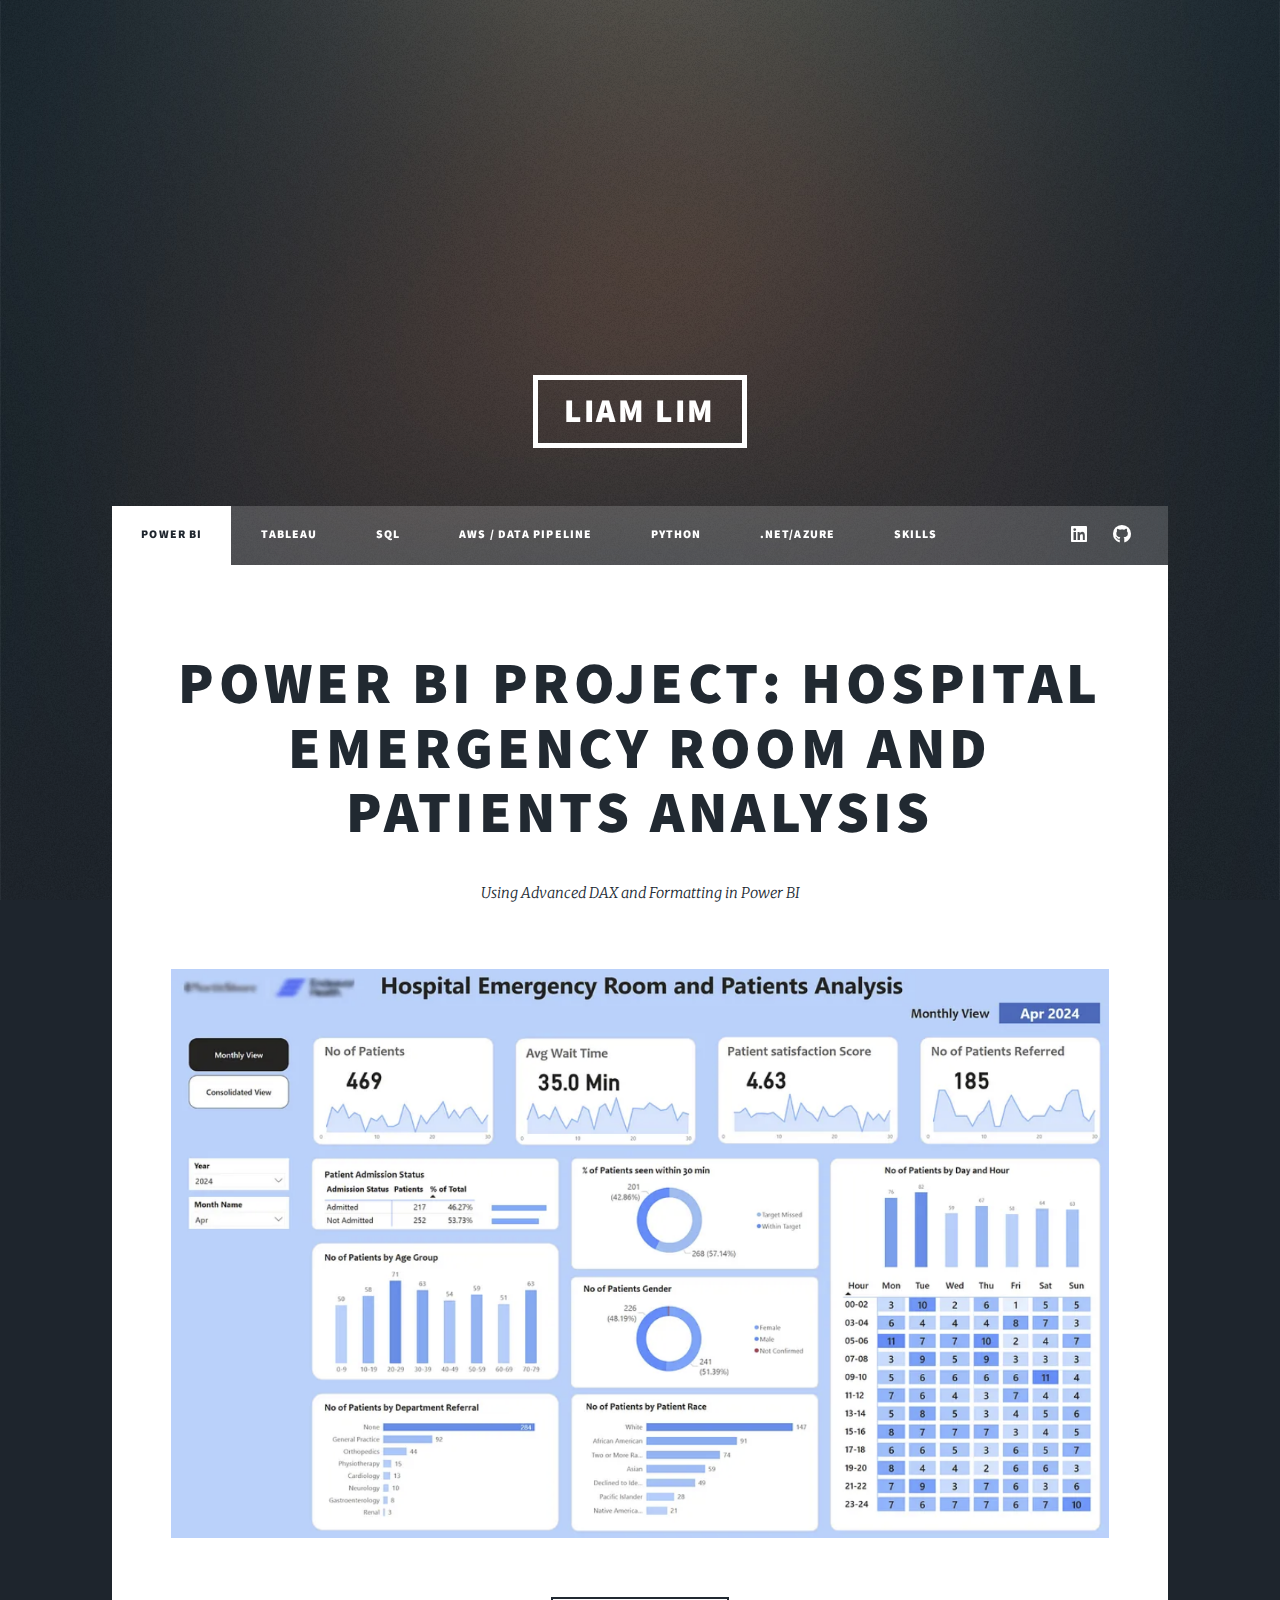
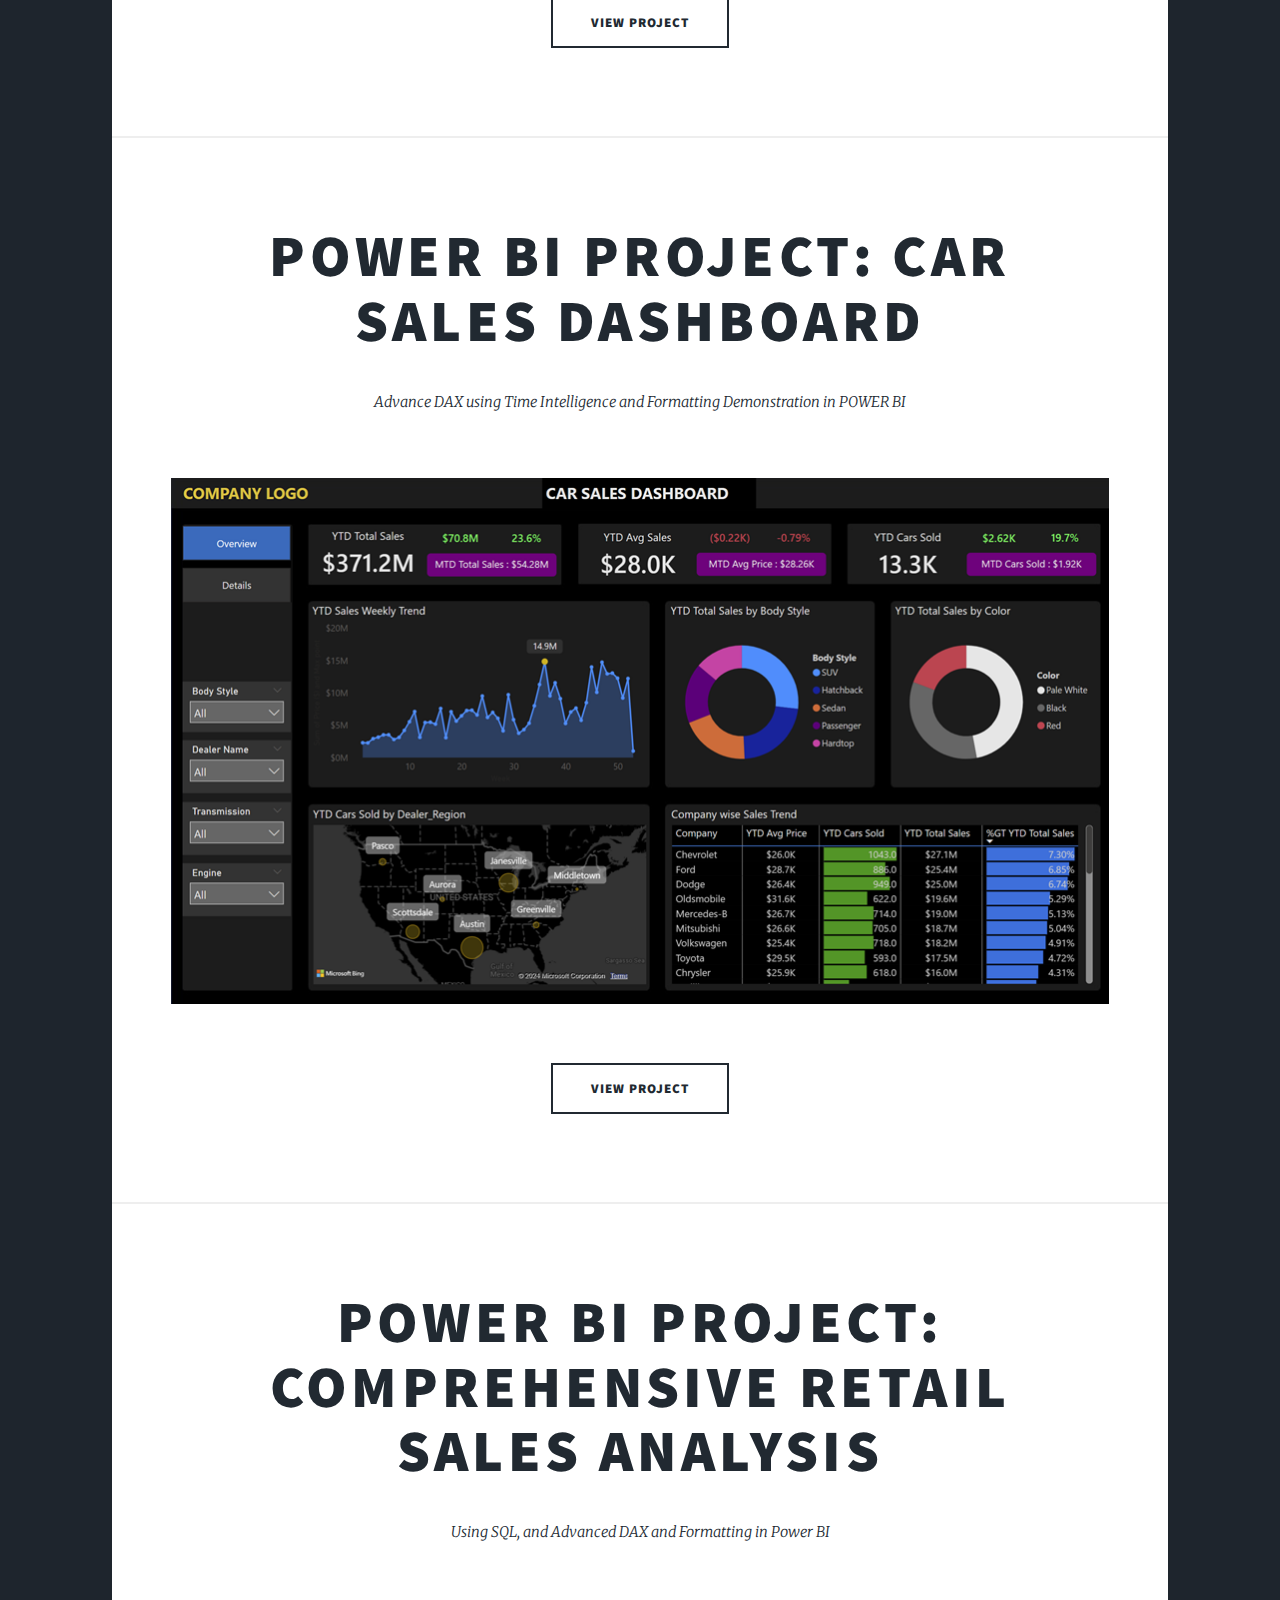
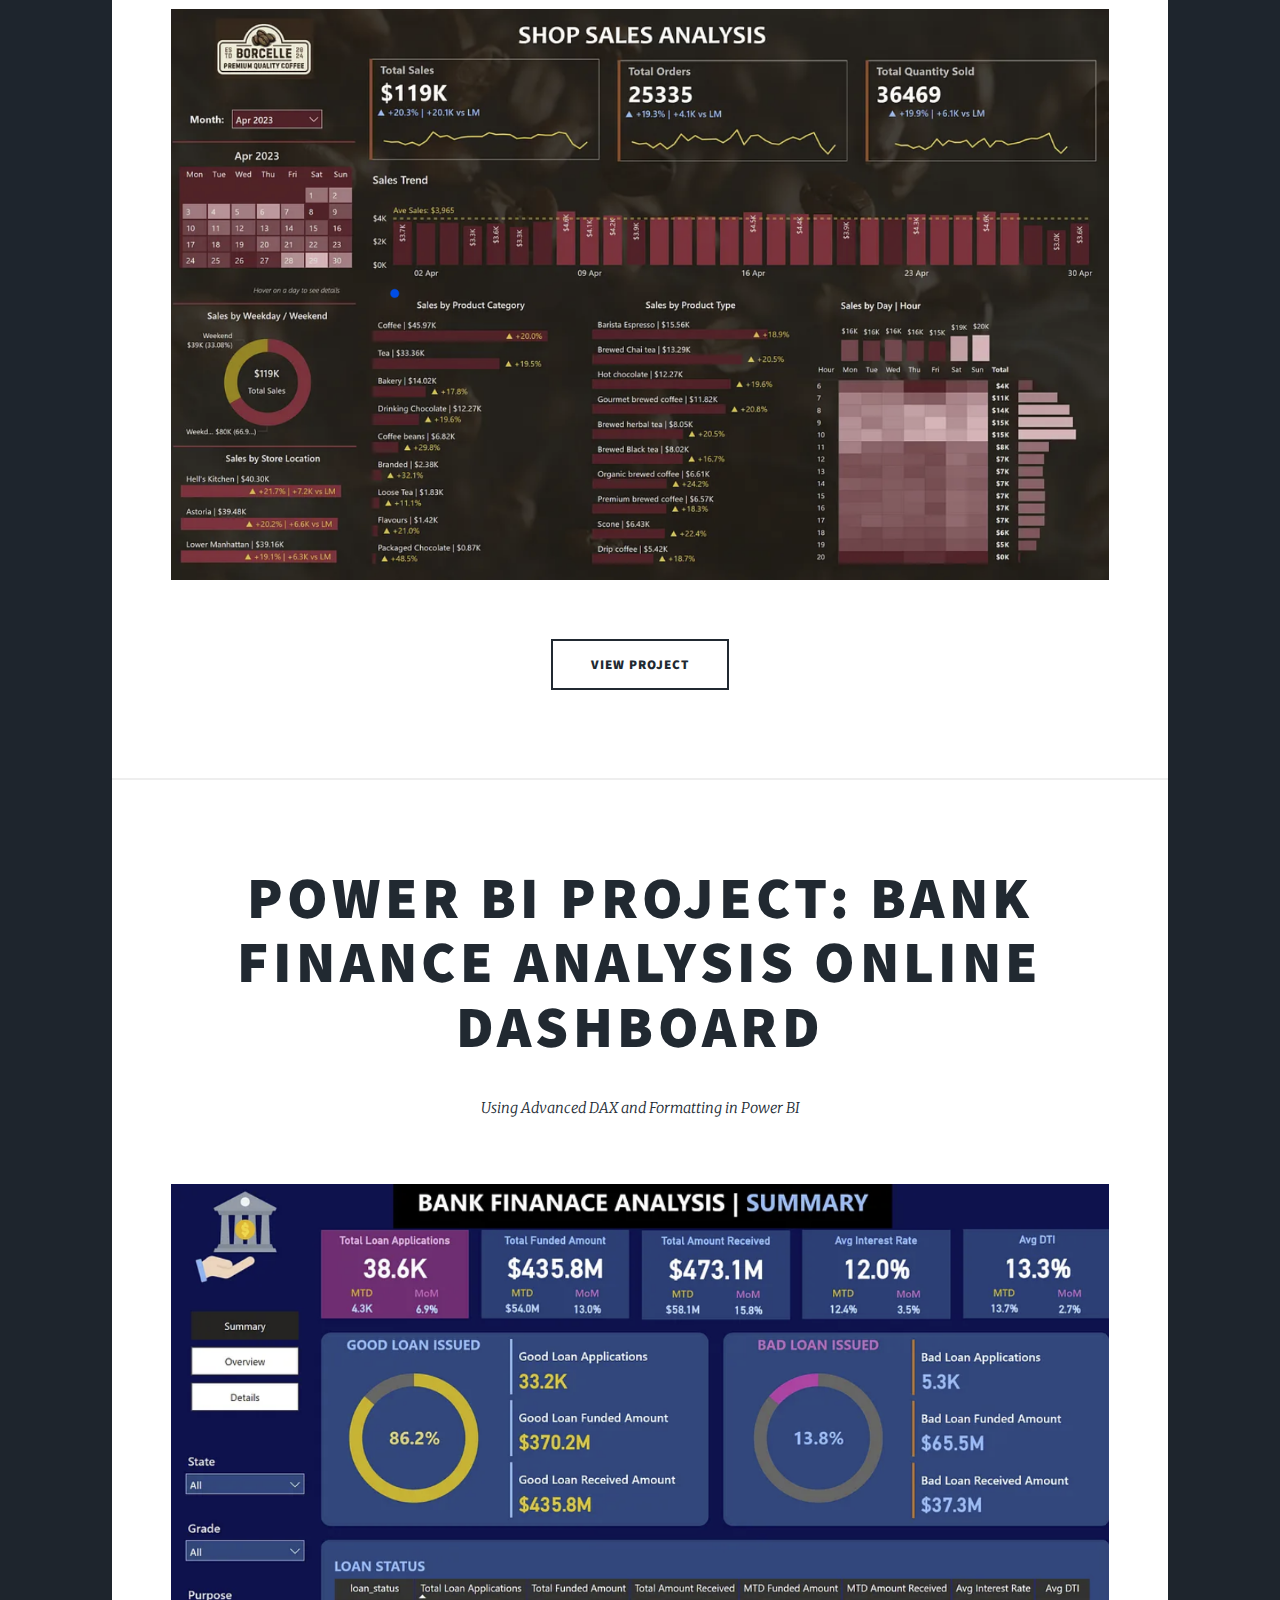
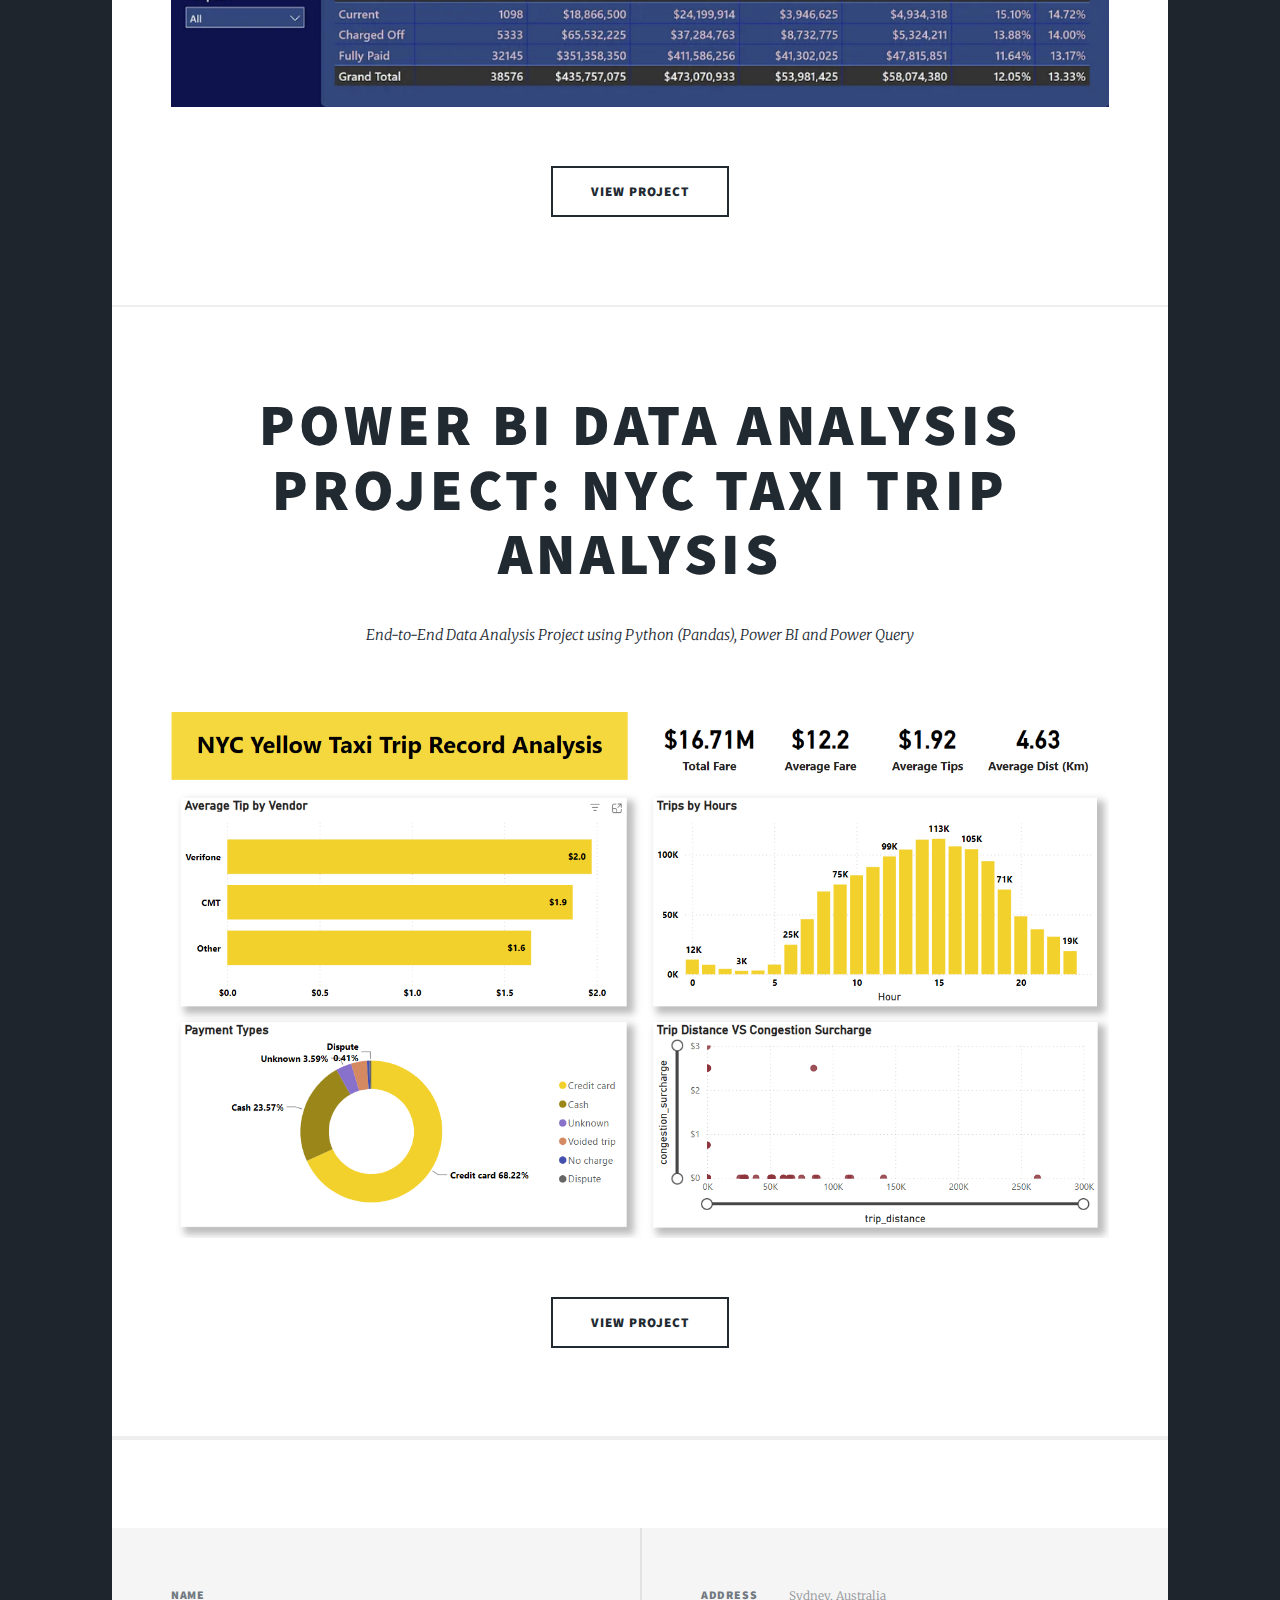
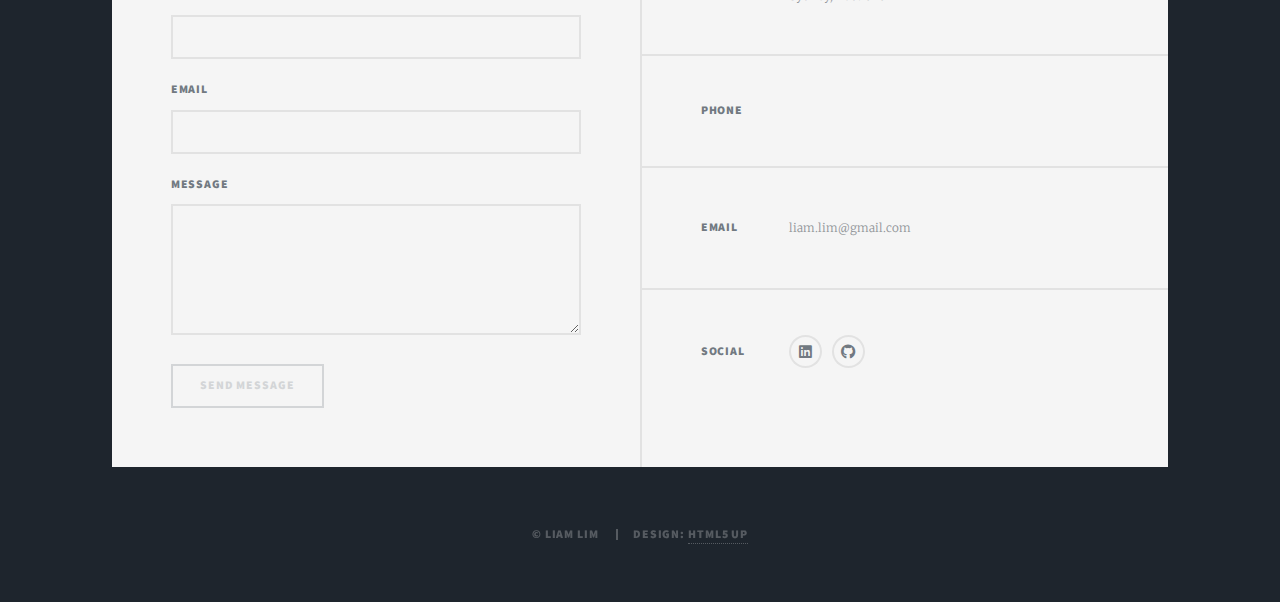
<file: index.html>
<!DOCTYPE html>
<!--
	Massively by HTML5 UP
	html5up.net | @ajlkn
	Free for personal and commercial use under the CCA 3.0 license (html5up.net/license)
-->
<html>
  <head>
    <title>Liam Lim | Data Analyst | Data Engineer | AWS Solution Architect</title>
    <meta charset="utf-8" />
    <meta
      name="viewport"
      content="width=device-width, initial-scale=1, user-scalable=no"
    />
    <link rel="stylesheet" href="assets/css/main.css" />
    <noscript
      ><link rel="stylesheet" href="assets/css/noscript.css"
    /></noscript>
  </head>
  <body class="is-preload">
    <!-- Wrapper -->
    <div id="wrapper" class="fade-in">
      <!-- Intro -->
      <div id="intro">
        <h1>Liam Lim<br /></h1>
        <p>Microsoft Certified Data Analyst<br /> SQL / .NET / Python Developer</br>AWS Solution Architect Associate</p>
        <ul class="actions">
          <li>
            <a
              href="#header"
              class="button icon solid solo fa-arrow-down scrolly"
              >Continue</a
            >
          </li>
        </ul>
      </div>

      <!-- Header -->
      <header id="header">
        <a href="index.html" class="logo">Liam Lim</a>
      </header>

      <!-- Nav -->
      <nav id="nav">
        <ul class="links">
          <li class="active">
            <a href="index.html">POWER BI</a>
          </li>
          <li>
            <a href="tableau.html">Tableau</a>
          </li>               
          <li>
            <a href="sql.html">SQL</a>
          </li>          
          <li>
            <a href="aws.html">AWS / DATA PIPELINE</a>
          </li>
          <li><a href="python-projects.html">PYTHON</a></li>
          <li><a href="dotnet-azure.html">.NET/AZURE</a></li>
          <li>
            <a href="about.html">SKILLS</a>
          </li>
        </ul>
        <ul class="icons">
          <li>
            <a
              target="_blank"
              href="https://www.linkedin.com/in/liam-lim-8b0286122/"
              class="icon brands fa-linkedin"
            >
              <span class="label">fa-linkedin</span>
            </a>
          </li>
          <li>
            <a
              target="_blank"
              href="https://github.com/limliam"
              class="icon brands fa-github"
            >
              <span class="label">GitHub</span>
            </a>
          </li>
        </ul>
      </nav>

      <!-- Main -->
      <div id="main">
       
        <!-- Featured Post -->
        <article class="post featured">
          <header class="major">
            <h2>
              <a target="_blank" 
                href="https://medium.com/@liam.lim/hospital-emergency-room-and-patients-analysis-with-power-bi-59d92877d22b"
                >POWER BI PROJECT: Hospital Emergency Room and Patients Analysis<br />
              </a>
            </h2>
            <p>Using Advanced DAX and Formatting in Power BI<br />
            </p>
          </header>
          <a target="_blank" 
            href="https://medium.com/@liam.lim/hospital-emergency-room-and-patients-analysis-with-power-bi-59d92877d22b"
            class="image main"
            ><img src="images/hospital-analysis.png" alt=""
          /></a>
          <ul class="actions special">
            <li>
              <a target="_blank" 
                href="https://medium.com/@liam.lim/hospital-emergency-room-and-patients-analysis-with-power-bi-59d92877d22b"
                class="button large"
                >View Project</a>
            </li>
          </ul>
        </article>

      <!-- Featured Post -->
        <article class="post featured">
          <header class="major">
            <h2>
              <a target="_blank" 
                href="https://medium.com/@liam.lim/power-bi-advance-dax-and-formatting-car-sales-dashboard-2a5da254b0d6"
                >POWER BI PROJECT: Car Sales Dashboard<br />
              </a>
            </h2>
            <p>Advance DAX using Time Intelligence and Formatting Demonstration in POWER BI<br />
            </p>
          </header>
          <a target="_blank" 
            href="https://medium.com/@liam.lim/power-bi-advance-dax-and-formatting-car-sales-dashboard-2a5da254b0d6"
            class="image main"
            ><img src="images/car-sales-dashboard.png" alt=""
          /></a>
          <ul class="actions special">
            <li>
              <a target="_blank" 
                href="https://medium.com/@liam.lim/power-bi-advance-dax-and-formatting-car-sales-dashboard-2a5da254b0d6"
                class="button large"
                >View Project</a>
            </li>
          </ul>
        </article>
        
        <!-- Featured Post -->
        <article class="post featured">
          <header class="major">
            <h2>
              <a target="_blank" 
                href="https://medium.com/@liam.lim/shop-sales-analyses-using-power-bi-advanced-dax-and-formatting-757ccc932422"
                >POWER BI PROJECT: Comprehensive Retail Sales Analysis<br />
              </a>
            </h2>
            <p>Using SQL, and Advanced DAX and Formatting in Power BI<br />
            </p>
          </header>
          <a target="_blank" 
            href="https://medium.com/@liam.lim/shop-sales-analyses-using-power-bi-advanced-dax-and-formatting-757ccc932422"
            class="image main"
            ><img src="images/coffee-shop-sales-analysis.png" alt=""
          /></a>
          <ul class="actions special">
            <li>
              <a target="_blank" 
                href="https://medium.com/@liam.lim/shop-sales-analyses-using-power-bi-advanced-dax-and-formatting-757ccc932422"
                class="button large"
                >View Project</a>
            </li>
          </ul>
        </article>

        <!-- Featured Post -->
        <article class="post featured">
          <header class="major">
            <h2>
              <a target="_blank" 
                href="https://app.powerbi.com/view?r=eyJrIjoiZDk4OWEyZDYtYTY0OS00ZjQwLTk1ZDEtNWJmNzc0OThmZTY4IiwidCI6IjM5ZWE4NDIyLWM1ZDEtNGY5MS1hMzI1LWYzYzI2YmI4YWM1MiJ9"
                >POWER BI PROJECT: Bank Finance Analysis Online Dashboard<br />
              </a>
            </h2>
            <p>Using Advanced DAX and Formatting in Power BI<br />
            </p>
          </header>
          <a target="_blank" 
            href="https://app.powerbi.com/view?r=eyJrIjoiZDk4OWEyZDYtYTY0OS00ZjQwLTk1ZDEtNWJmNzc0OThmZTY4IiwidCI6IjM5ZWE4NDIyLWM1ZDEtNGY5MS1hMzI1LWYzYzI2YmI4YWM1MiJ9"
            class="image main"
            ><img src="images/bank-loan-analysis.png" alt=""
          /></a>
          <ul class="actions special">
            <li>
              <a target="_blank" 
                href="https://app.powerbi.com/view?r=eyJrIjoiZDk4OWEyZDYtYTY0OS00ZjQwLTk1ZDEtNWJmNzc0OThmZTY4IiwidCI6IjM5ZWE4NDIyLWM1ZDEtNGY5MS1hMzI1LWYzYzI2YmI4YWM1MiJ9"
                class="button large"
                >View Project</a>
            </li>
          </ul>
        </article>

        <!-- Featured Post -->
        <article class="post featured">
          <header class="major">
            <h2>
              <a target="_blank" 
                href="https://medium.com/@liam.lim/nyc-yellow-taxi-trip-record-analysis-7eb389a0470c"
                >Power BI Data Analysis Project: NYC Taxi Trip Analysis<br />
              </a>
            </h2>
            <p>
              End-to-End Data Analysis Project using Python (Pandas), Power BI and Power Query<br />
            </p>
          </header>
          <a target="_blank" 
            href="https://medium.com/@liam.lim/nyc-yellow-taxi-trip-record-analysis-7eb389a0470c"
            class="image main"
            ><img src="images/yellow-taxi-trip.png" alt=""
          /></a>
          <ul class="actions special">
            <li>
              <a target="_blank" 
                href="https://medium.com/@liam.lim/nyc-yellow-taxi-trip-record-analysis-7eb389a0470c"
                class="button large"
                >View Project</a
              >
            </li>
          </ul>
        </article>

        <!-- Posts -->
        <section class="posts">

        </section>

        <!-- Footer -->
        <footer>
        </footer>
      </div>

      <!-- Footer -->
      <footer id="footer">
        <section>
          <form method="post" action="#">
            <div class="fields">
              <div class="field">
                <label for="name">Name</label>
                <input type="text" name="name" id="name" />
              </div>
              <div class="field">
                <label for="email">Email</label>
                <input type="text" name="email" id="email" />
              </div>
              <div class="field">
                <label for="message">Message</label>
                <textarea name="message" id="message" rows="3"></textarea>
              </div>
            </div>
            <ul class="actions">
              <li><input type="submit" disabled="true" value="Send Message" /></li>
            </ul>
          </form>
        </section>
        <section class="split contact">
          <section class="alt">
            <h3>Address</h3>
            <p>
              Sydney, Australia
            </p>
          </section>
          <section>
            <h3>Phone</h3>
            <p></p>
          </section>
          <section>
            <h3>Email</h3>
            <p>liam.lim@gmail.com</a></p>
          </section>
          <section>
            <h3>Social</h3>
            <ul class="icons alt">
              <li>
            <a target="_blank"
              href="https://www.linkedin.com/in/liam-lim-8b0286122/"
              class="icon brands fa-linkedin"
            >
              <span class="label">fa-linkedin</span>
            </a>
          </li>
          <li>
            <a target="_blank" 
              href="https://github.com/limliam" class="icon brands fa-github">
              <span class="label">GitHub</span>
            </a>
          </li>
            </ul>
          </section>
        </section>
      </footer>

      <!-- Copyright -->
      <div id="copyright">
        <ul>
          <li>&copy; Liam Lim</li>
          <li>Design: <a href="https://html5up.net">HTML5 UP</a></li>
        </ul>
      </div>
    </div>

    <!-- Scripts -->
    <script src="assets/js/jquery.min.js"></script>
    <script src="assets/js/jquery.scrollex.min.js"></script>
    <script src="assets/js/jquery.scrolly.min.js"></script>
    <script src="assets/js/browser.min.js"></script>
    <script src="assets/js/breakpoints.min.js"></script>
    <script src="assets/js/util.js"></script>
    <script src="assets/js/main.js"></script>
  </body>
</html>
</file>
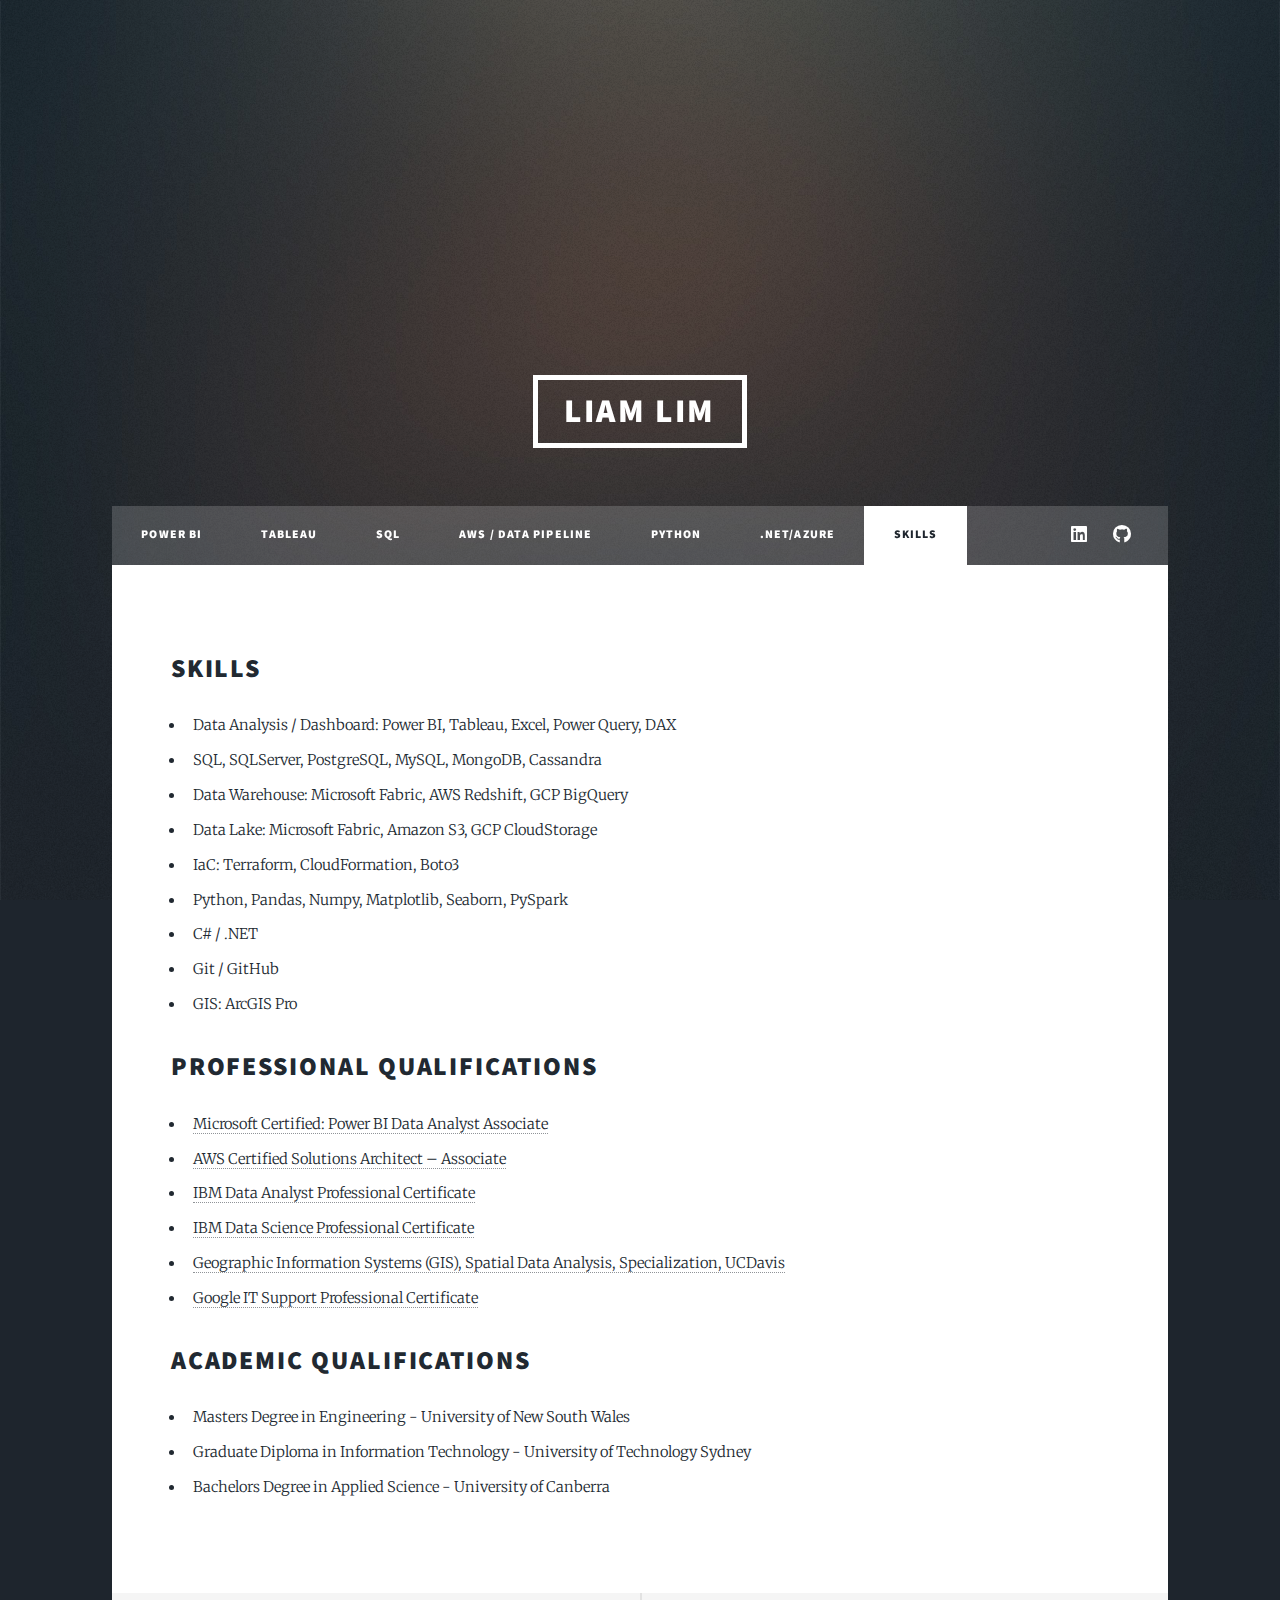
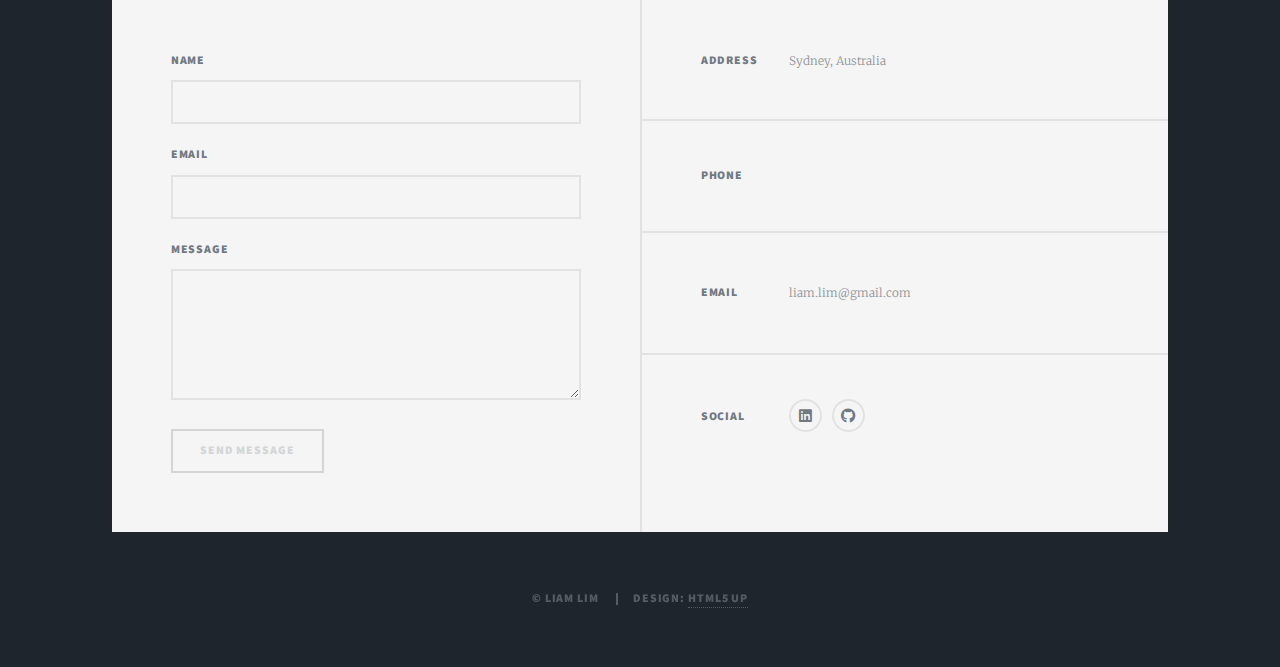
<file: about.html>
<!DOCTYPE html>
<!--
	Massively by HTML5 UP
	html5up.net | @ajlkn
	Free for personal and commercial use under the CCA 3.0 license (html5up.net/license)
-->
<html>
  <head>
    <title>Liam Lim | Data Analyst | Data Engineer | AWS Solution Architect</title>
    <meta charset="utf-8" />
    <meta
      name="viewport"
      content="width=device-width, initial-scale=1, user-scalable=no"
    />
    <link rel="stylesheet" href="assets/css/main.css" />
    <noscript
      ><link rel="stylesheet" href="assets/css/noscript.css"
    /></noscript>
  </head>
  <body class="is-preload">
    <!-- Wrapper -->
    <div id="wrapper" class="fade-in">
      <!-- Intro -->
      <div id="intro">
        <h1>Liam Lim<br /></h1>
        <p>Microsoft Certified Data Analyst<br /> SQL / .NET / Python Developer</br>AWS Solution Architect Associate</p>
        <ul class="actions">
          <li>
            <a
              href="#header"
              class="button icon solid solo fa-arrow-down scrolly"
              >Continue</a
            >
          </li>
        </ul>
      </div>

      <header id="header">
        <a href="index.html" class="logo">Liam Lim</a>
      </header>

      <!-- Nav -->
      <nav id="nav">
        <ul class="links">
          <li>
            <a href="index.html">POWER BI</a>
          </li>
          <li>
            <a href="tableau.html">Tableau</a>
          </li>    
          <li>
            <a href="sql.html">SQL</a>
          </li>          
          <li>
            <a href="aws.html">AWS / DATA PIPELINE</a>
          </li>
          <li><a href="python-projects.html">PYTHON</a></li>
          <li><a href="dotnet-azure.html">.NET/AZURE</a></li>
          <li class="active">
            <a href="about.html">SKILLS</a>
          </li>
        </ul>
        <ul class="icons">
          <li>
            <a
              target="_blank"
              href="https://www.linkedin.com/in/liam-lim-8b0286122/"
              class="icon brands fa-linkedin"
            >
              <span class="label">fa-linkedin</span>
            </a>
          </li>
          <li>
            <a
              target="_blank"
              href="https://github.com/limliam"
              class="icon brands fa-github"
            >
              <span class="label">GitHub</span>
            </a>
          </li>
        </ul>
      </nav>

      <!-- Main -->
      <div id="main">
        <!-- Post -->
        <section class="post">
          <h2>Skills</h2>
          <div>
            <ul>
              <li>Data Analysis / Dashboard: Power BI, Tableau, Excel, Power Query, DAX</li>
              <li>SQL, SQLServer, PostgreSQL, MySQL, MongoDB, Cassandra</li>  
              <li>Data Warehouse: Microsoft Fabric, AWS Redshift, GCP BigQuery</li> 
              <li>Data Lake: Microsoft Fabric, Amazon S3, GCP CloudStorage</li>
              <li>IaC: Terraform, CloudFormation, Boto3</li>
              <li>Python, Pandas, Numpy, Matplotlib, Seaborn, PySpark</li>              
              <li>C# / .NET</li>              
              <li>Git / GitHub</li>                            
              <li>GIS: ArcGIS Pro</li>
            </ul>
          </div>

          <header>
            <h2>Professional Qualifications</h2>
            <ul>
              <li>
                <a
                  href="https://learn.microsoft.com/en-au/users/liamlim-8178/credentials/e689c70c20eaedf8"
                >
                  Microsoft Certified: Power BI Data Analyst Associate</a
                >
              </li>                
              <li>
                <a
                  href="https://www.credly.com/badges/dc3bab8d-7120-4c85-bb83-f308e1bb31d1"
                >AWS Certified Solutions Architect – Associate</a
                >
              </li>                 
              <li>
                <a
                  href="https://www.credly.com/earner/earned/badge/a0959949-f380-48fb-972c-61231bcc685d"
                >
                  IBM Data Analyst Professional Certificate</a
                >
              </li>
              <li>
                <a
                  href="https://www.credly.com/earner/earned/badge/1cf4622e-1be2-4361-acdc-7470651485e5"
                >
                  IBM Data Science Professional Certificate</a
                >
              </li>
              <li>
                <a
                  href="https://www.coursera.org/account/accomplishments/specialization/certificate/FQX8QJQCKG4T"
                >
                  Geographic Information Systems (GIS), Spatial Data Analysis, Specialization,
                  UCDavis</a
                >
              </li>
              <li>
                <a
                  href="https://www.credly.com/badges/34e50b7b-8ede-4ed8-95a7-d7bb19420b3b"
                >
                  Google IT Support Professional Certificate</a
                >
              </li>
            </ul>
          </header>

          <header>
            <h2>Academic Qualifications</h2>
            <ul>
              <li>
                Masters Degree in Engineering - University of New South Wales
              </li>
              <li>
                Graduate Diploma in Information Technology - University of
                Technology Sydney
              </li>
              <li>
                Bachelors Degree in Applied Science - University of Canberra
              </li>
            </ul>
          </header>
        </section>
      </div>

      <!-- Footer -->
      <footer id="footer">
        <section>
          <form method="post" action="#">
            <div class="fields">
              <div class="field">
                <label for="name">Name</label>
                <input type="text" name="name" id="name" />
              </div>
              <div class="field">
                <label for="email">Email</label>
                <input type="text" name="email" id="email" />
              </div>
              <div class="field">
                <label for="message">Message</label>
                <textarea name="message" id="message" rows="3"></textarea>
              </div>
            </div>
            <ul class="actions">
              <li>
                <input type="submit" disabled="true" value="Send Message" />
              </li>
            </ul>
          </form>
        </section>
        <section class="split contact">
          <section class="alt">
            <h3>Address</h3>
            <p>Sydney, Australia</p>
          </section>
          <section>
            <h3>Phone</h3>
            <p></p>
          </section>
          <section>
            <h3>Email</h3>
            <p>liam.lim@gmail.com</p>
          </section>
          <section>
            <h3>Social</h3>
            <ul class="icons alt">
              <li>
                <a
                  target="_blank"
                  href="https://www.linkedin.com/in/liam-lim-8b0286122/"
                  class="icon brands fa-linkedin"
                >
                  <span class="label">fa-linkedin</span>
                </a>
              </li>
              <li>
                <a
                  target="_blank"
                  href="https://github.com/limliam"
                  class="icon brands fa-github"
                >
                  <span class="label">GitHub</span>
                </a>
              </li>
            </ul>
          </section>
        </section>
      </footer>

      <!-- Copyright -->
      <div id="copyright">
        <ul>
          <li>&copy; Liam Lim</li>
          <li>Design: <a href="https://html5up.net">HTML5 UP</a></li>
        </ul>
      </div>
    </div>

    <!-- Scripts -->
    <script src="assets/js/jquery.min.js"></script>
    <script src="assets/js/jquery.scrollex.min.js"></script>
    <script src="assets/js/jquery.scrolly.min.js"></script>
    <script src="assets/js/browser.min.js"></script>
    <script src="assets/js/breakpoints.min.js"></script>
    <script src="assets/js/util.js"></script>
    <script src="assets/js/main.js"></script>
  </body>
</html>
</file>
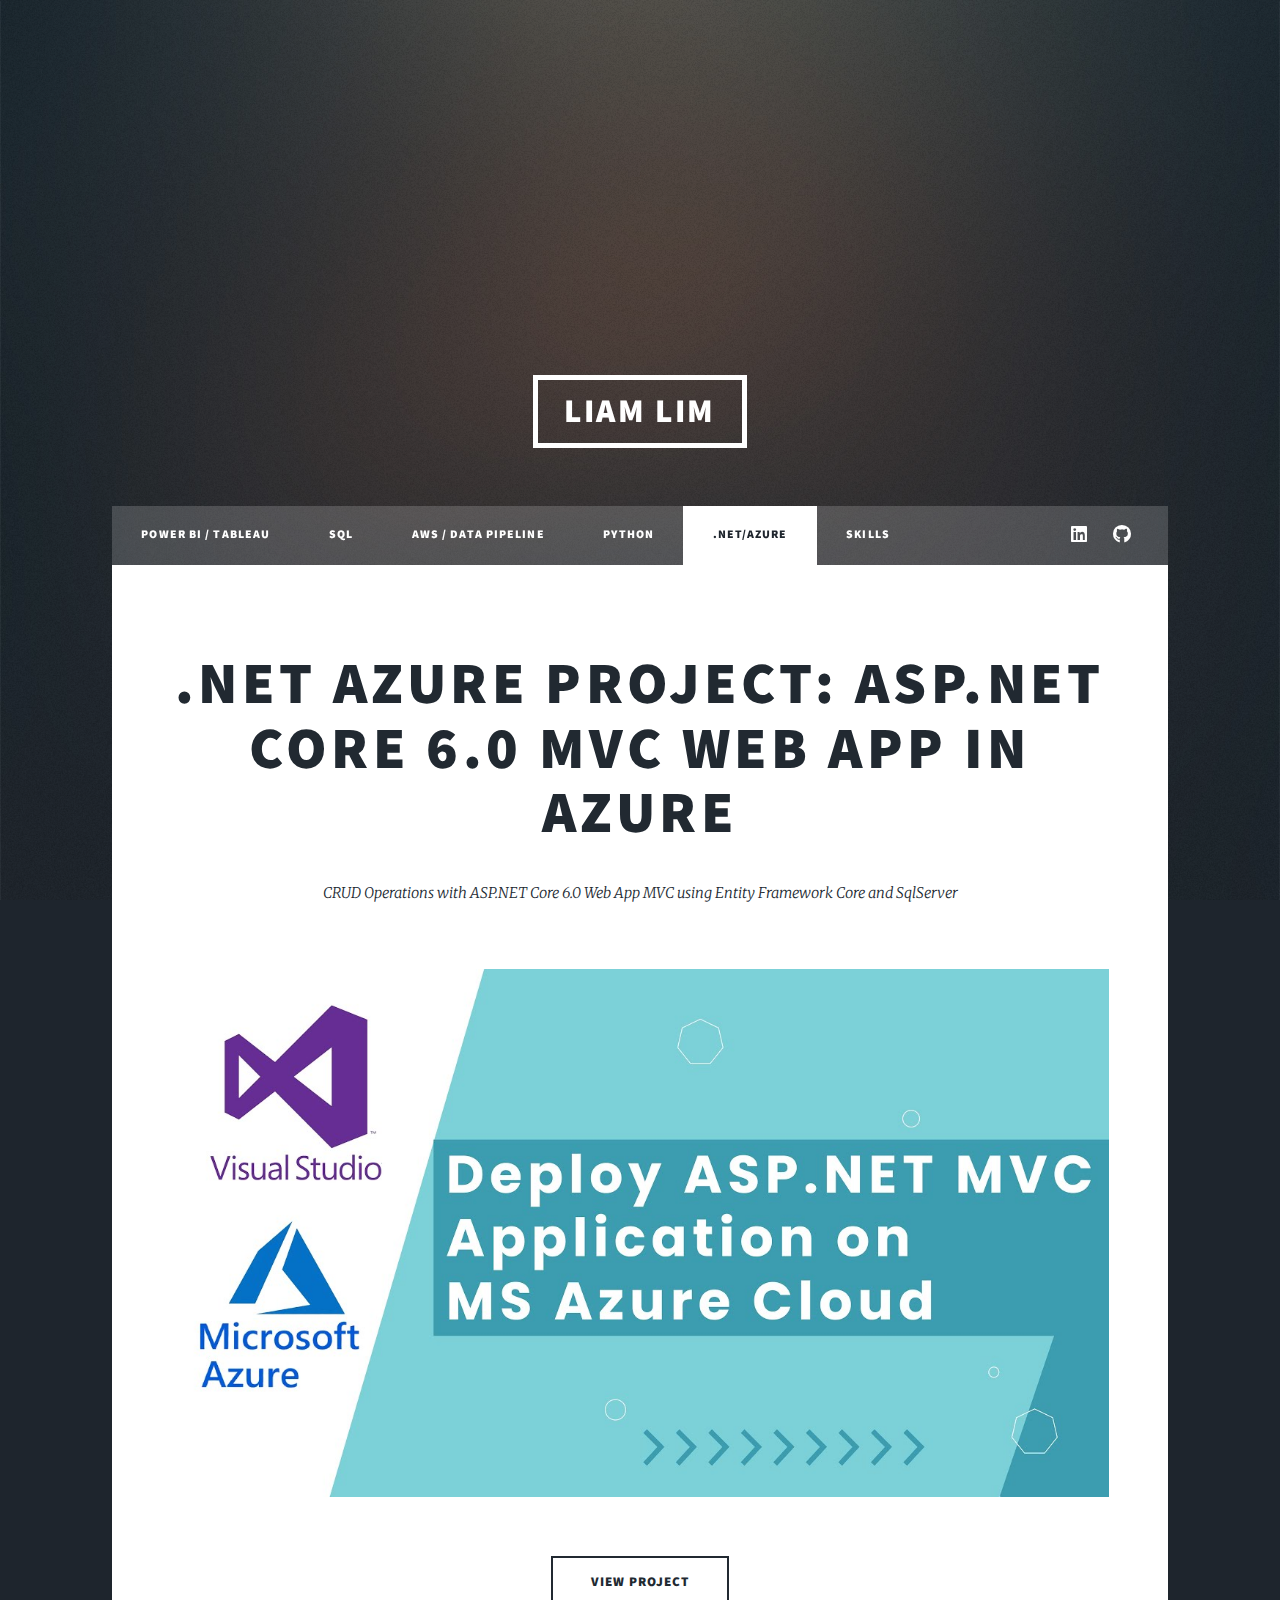
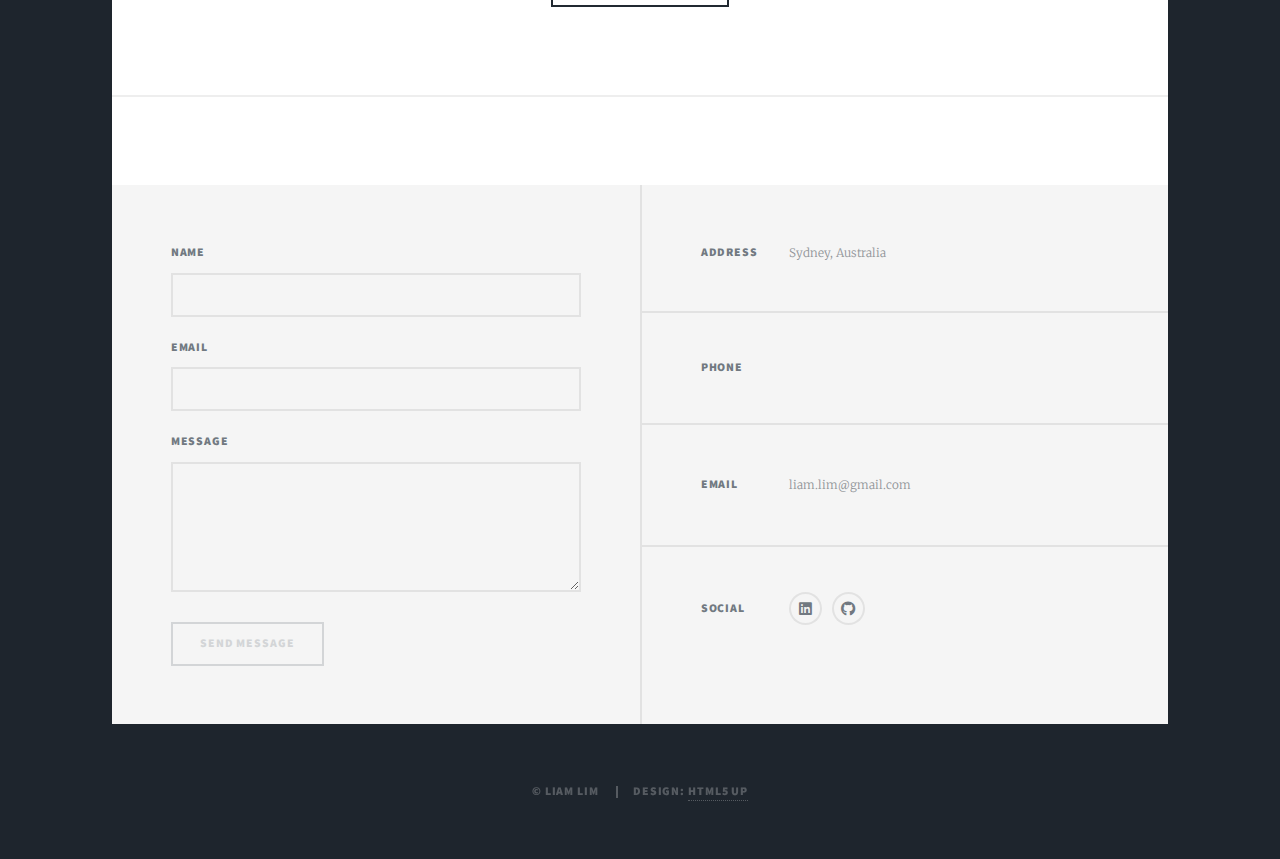
<file: dotnet-azure.html>
<!DOCTYPE html>
<!--
	Massively by HTML5 UP
	html5up.net | @ajlkn
	Free for personal and commercial use under the CCA 3.0 license (html5up.net/license)
-->
<html>
  <head>
    <title>Liam Lim | Data Analyst | Data Engineer | AWS Solution Architect</title>
    <meta charset="utf-8" />
    <meta
      name="viewport"
      content="width=device-width, initial-scale=1, user-scalable=no"
    />
    <link rel="stylesheet" href="assets/css/main.css" />
    <noscript
      ><link rel="stylesheet" href="assets/css/noscript.css"
    /></noscript>
  </head>
  <body class="is-preload">
    <!-- Wrapper -->
    <div id="wrapper" class="fade-in">
      <!-- Intro -->
      <div id="intro">
        <h1>Liam Lim<br /></h1>
        <p>Microsoft Certified Data Analyst<br /> SQL / .NET / Python Developer</br>AWS Solution Architect Associate</p>
        <ul class="actions">
          <li>
            <a
              href="#header"
              class="button icon solid solo fa-arrow-down scrolly"
              >Continue</a
            >
          </li>
        </ul>
      </div>

      <!-- Header -->
      <header id="header">
        <a href="index.html" class="logo">Liam Lim</a>
      </header>

      <!-- Nav -->
      <nav id="nav">
        <ul class="links">
          <li>
            <a href="index.html">POWER BI / Tableau</a>
          </li>
          <li>
            <a href="sql.html">SQL</a>
          </li>          
          <li>
            <a href="aws.html">AWS / DATA PIPELINE</a>
          </li>
          <li><a href="python-projects.html">PYTHON</a></li>
          <li class="active"><a href="dotnet-azure.html">.NET/AZURE</a></li>
          <li>
            <a href="about.html">SKILLS</a>
          </li>
        </ul>
        <ul class="icons">
          <li>
            <a
              target="_blank"
              href="https://www.linkedin.com/in/liam-lim-8b0286122/"
              class="icon brands fa-linkedin"
            >
              <span class="label">fa-linkedin</span>
            </a>
          </li>
          <li>
            <a
              target="_blank"
              href="https://github.com/limliam"
              class="icon brands fa-github"
            >
              <span class="label">GitHub</span>
            </a>
          </li>
        </ul>
      </nav>

      <!-- Main -->
      <div id="main">
        <!-- Featured Post -->
        <article class="post featured">
          <header class="major">
            <h2>
              <a target="_blank" 
                href="https://northernproducts.azurewebsites.net/"
                >.NET Azure PROJECT: ASP.NET Core 6.0 MVC Web App in Azure<br />
              </a>
            </h2>
            <p>
              CRUD Operations with ASP.NET Core 6.0 Web App MVC using Entity Framework Core and SqlServer<br />
            </p>
          </header>
          <a target="_blank" 
            href="https://northernproducts.azurewebsites.net/"
            class="image main"
            ><img src="images/aspnet-mvc-azure.jpg" alt=""
          /></a>
          <ul class="actions special">
            <li>
              <a target="_blank" 
                href="https://northernproducts.azurewebsites.net/"
                class="button large"
                >View Project</a
              >
            </li>
          </ul>
        </article>

        <!-- Footer -->
        <footer>
        </footer>
      </div>

      <!-- Footer -->
      <footer id="footer">
        <section>
          <form method="post" action="#">
            <div class="fields">
              <div class="field">
                <label for="name">Name</label>
                <input type="text" name="name" id="name" />
              </div>
              <div class="field">
                <label for="email">Email</label>
                <input type="text" name="email" id="email" />
              </div>
              <div class="field">
                <label for="message">Message</label>
                <textarea name="message" id="message" rows="3"></textarea>
              </div>
            </div>
            <ul class="actions">
              <li><input type="submit" disabled="true" value="Send Message" /></li>
            </ul>
          </form>
        </section>
        <section class="split contact">
          <section class="alt">
            <h3>Address</h3>
            <p>
              Sydney, Australia
            </p>
          </section>
          <section>
            <h3>Phone</h3>
            <p></p>
          </section>
          <section>
            <h3>Email</h3>
            <p>liam.lim@gmail.com</a></p>
          </section>
          <section>
            <h3>Social</h3>
            <ul class="icons alt">
              <li>
            <a target="_blank"
              href="https://www.linkedin.com/in/liam-lim-8b0286122/"
              class="icon brands fa-linkedin"
            >
              <span class="label">fa-linkedin</span>
            </a>
          </li>
          <li>
            <a target="_blank" 
              href="https://github.com/limliam" class="icon brands fa-github">
              <span class="label">GitHub</span>
            </a>
          </li>
            </ul>
          </section>
        </section>
      </footer>

      <!-- Copyright -->
      <div id="copyright">
        <ul>
          <li>&copy; Liam Lim</li>
          <li>Design: <a href="https://html5up.net">HTML5 UP</a></li>
        </ul>
      </div>
    </div>

    <!-- Scripts -->
    <script src="assets/js/jquery.min.js"></script>
    <script src="assets/js/jquery.scrollex.min.js"></script>
    <script src="assets/js/jquery.scrolly.min.js"></script>
    <script src="assets/js/browser.min.js"></script>
    <script src="assets/js/breakpoints.min.js"></script>
    <script src="assets/js/util.js"></script>
    <script src="assets/js/main.js"></script>
  </body>
</html>
</file>
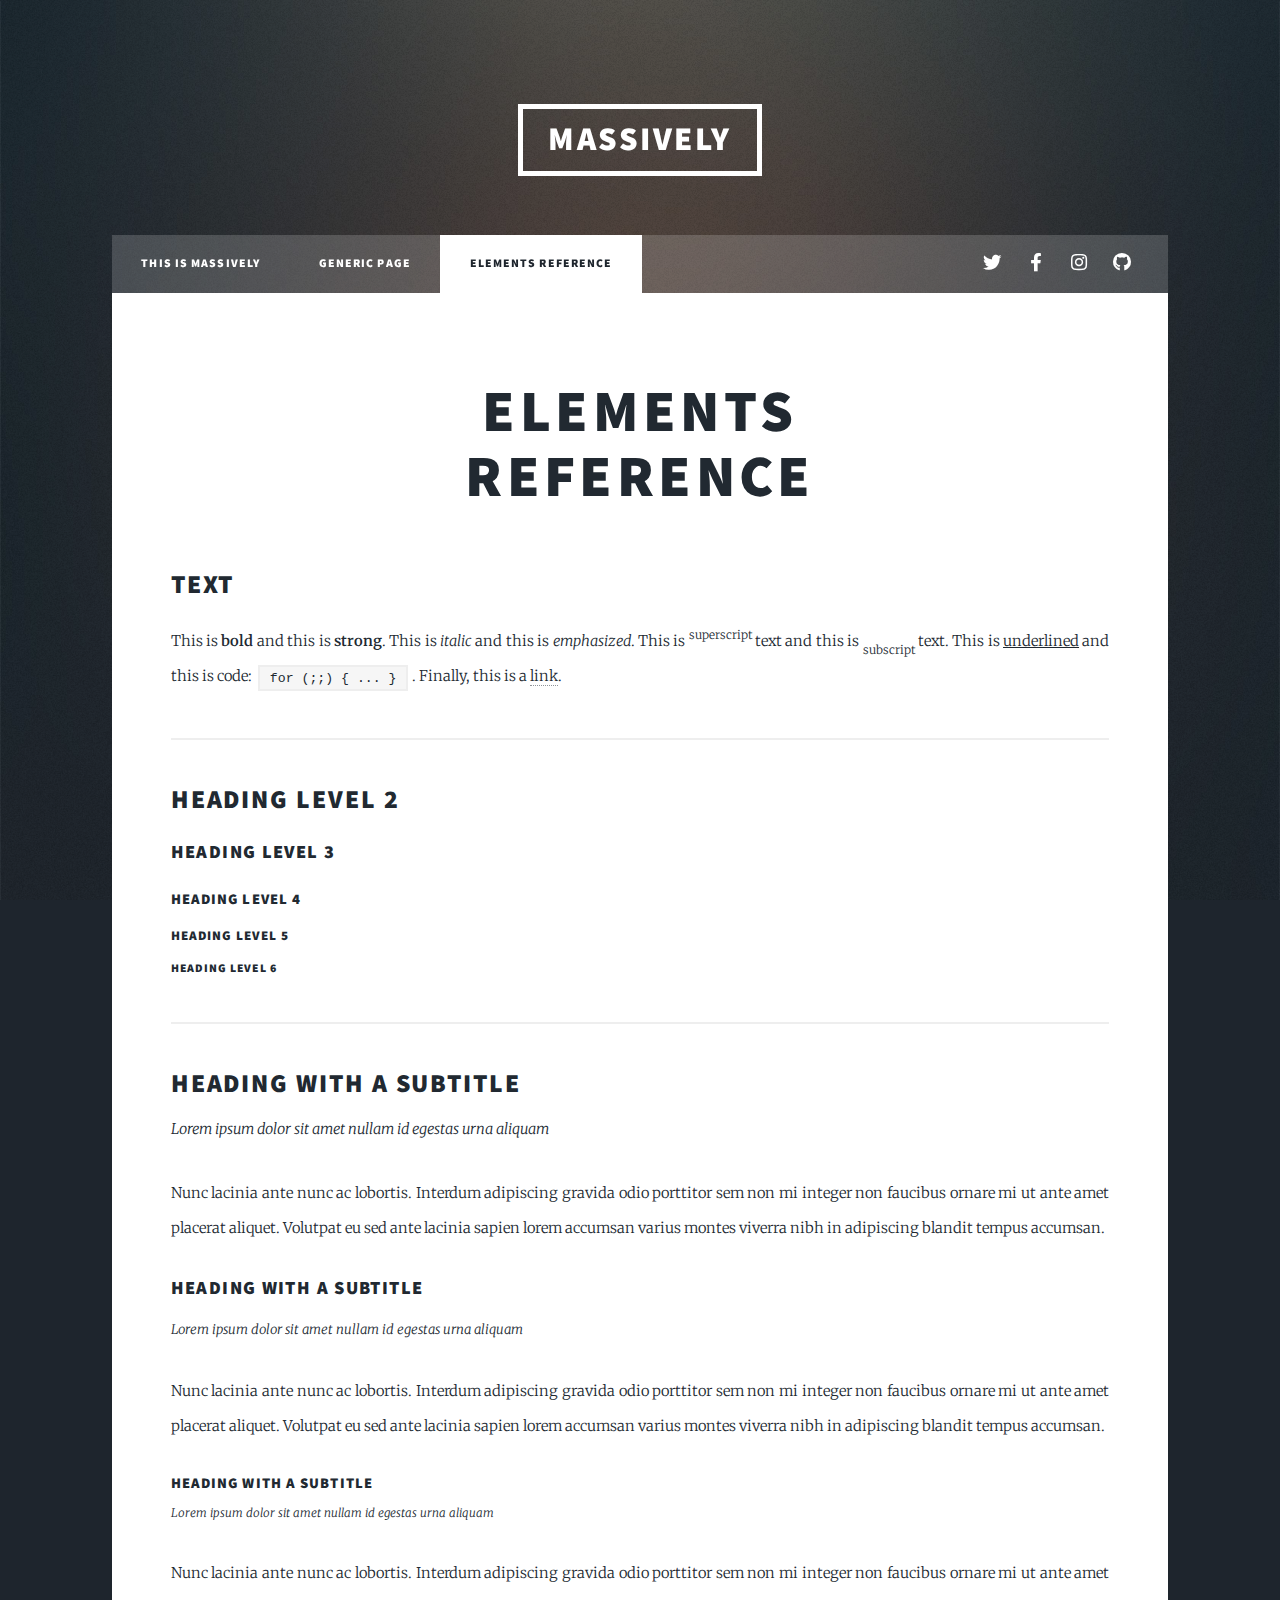
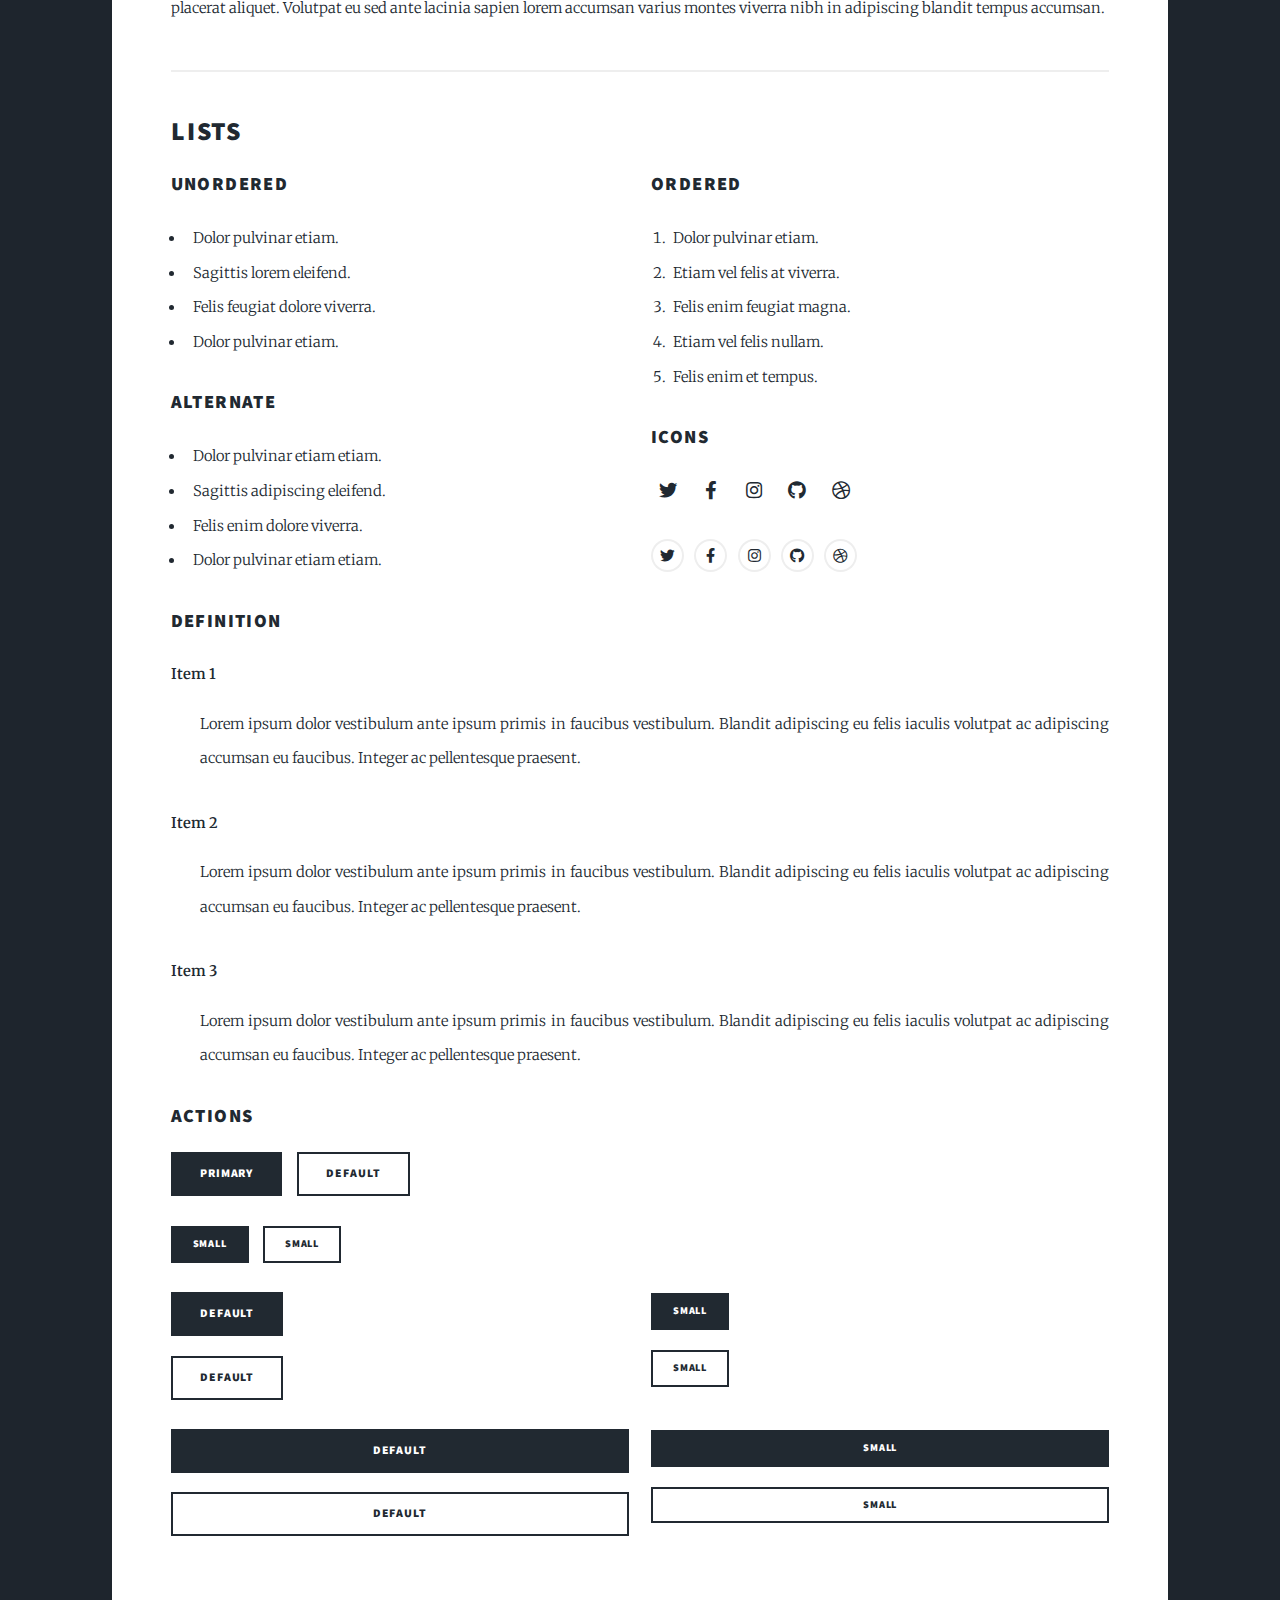
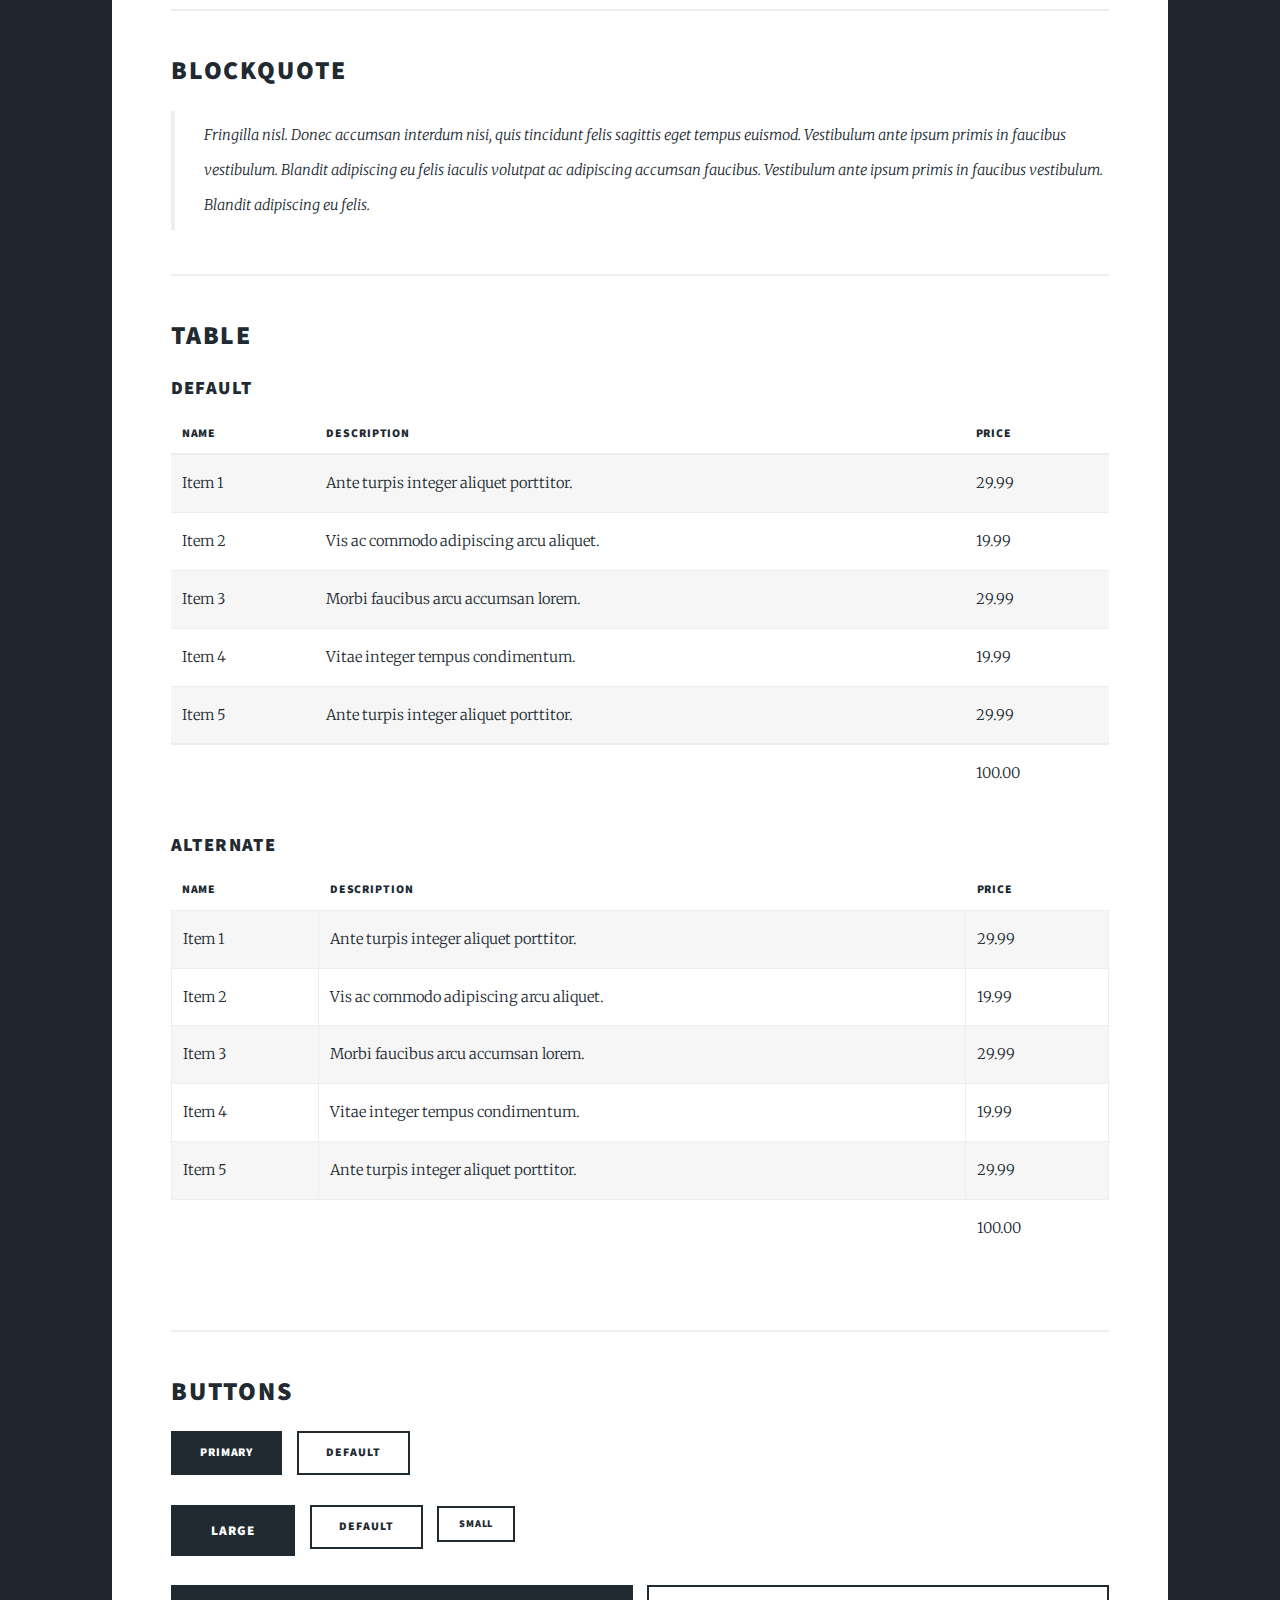
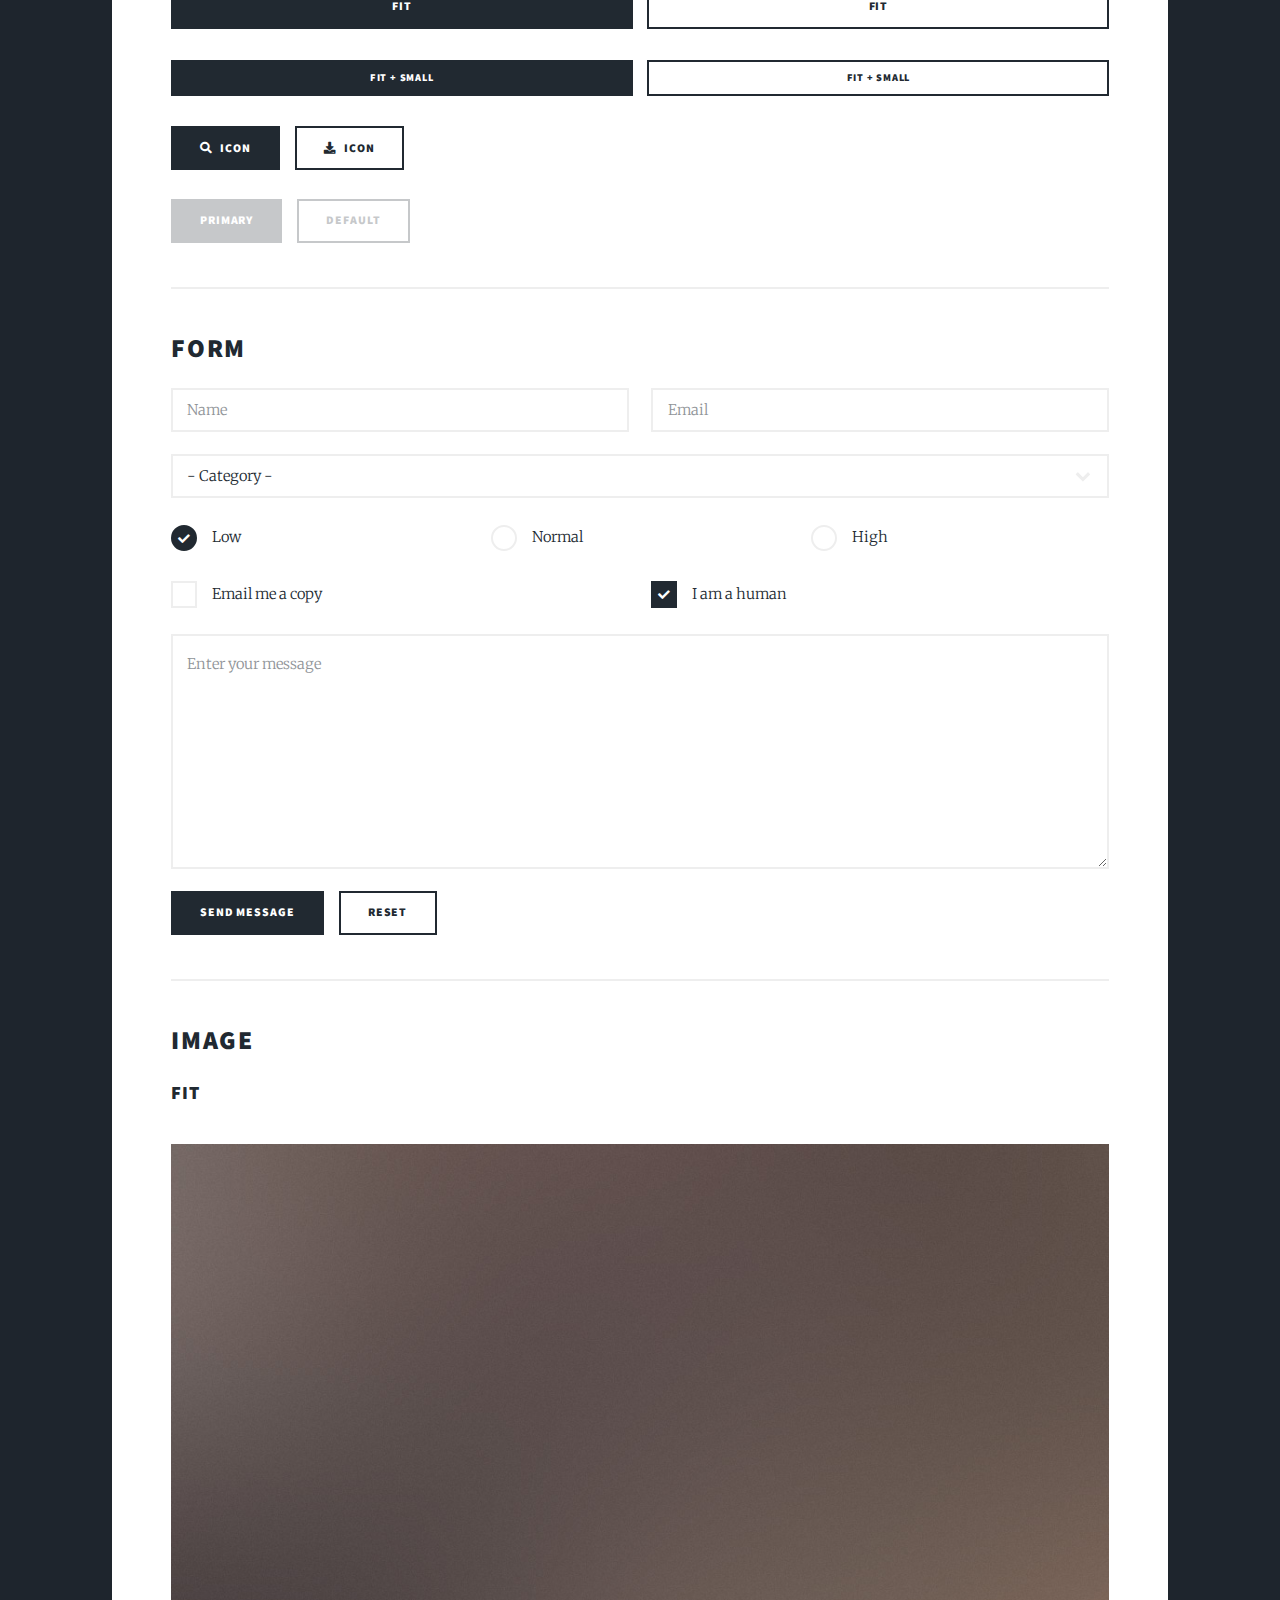
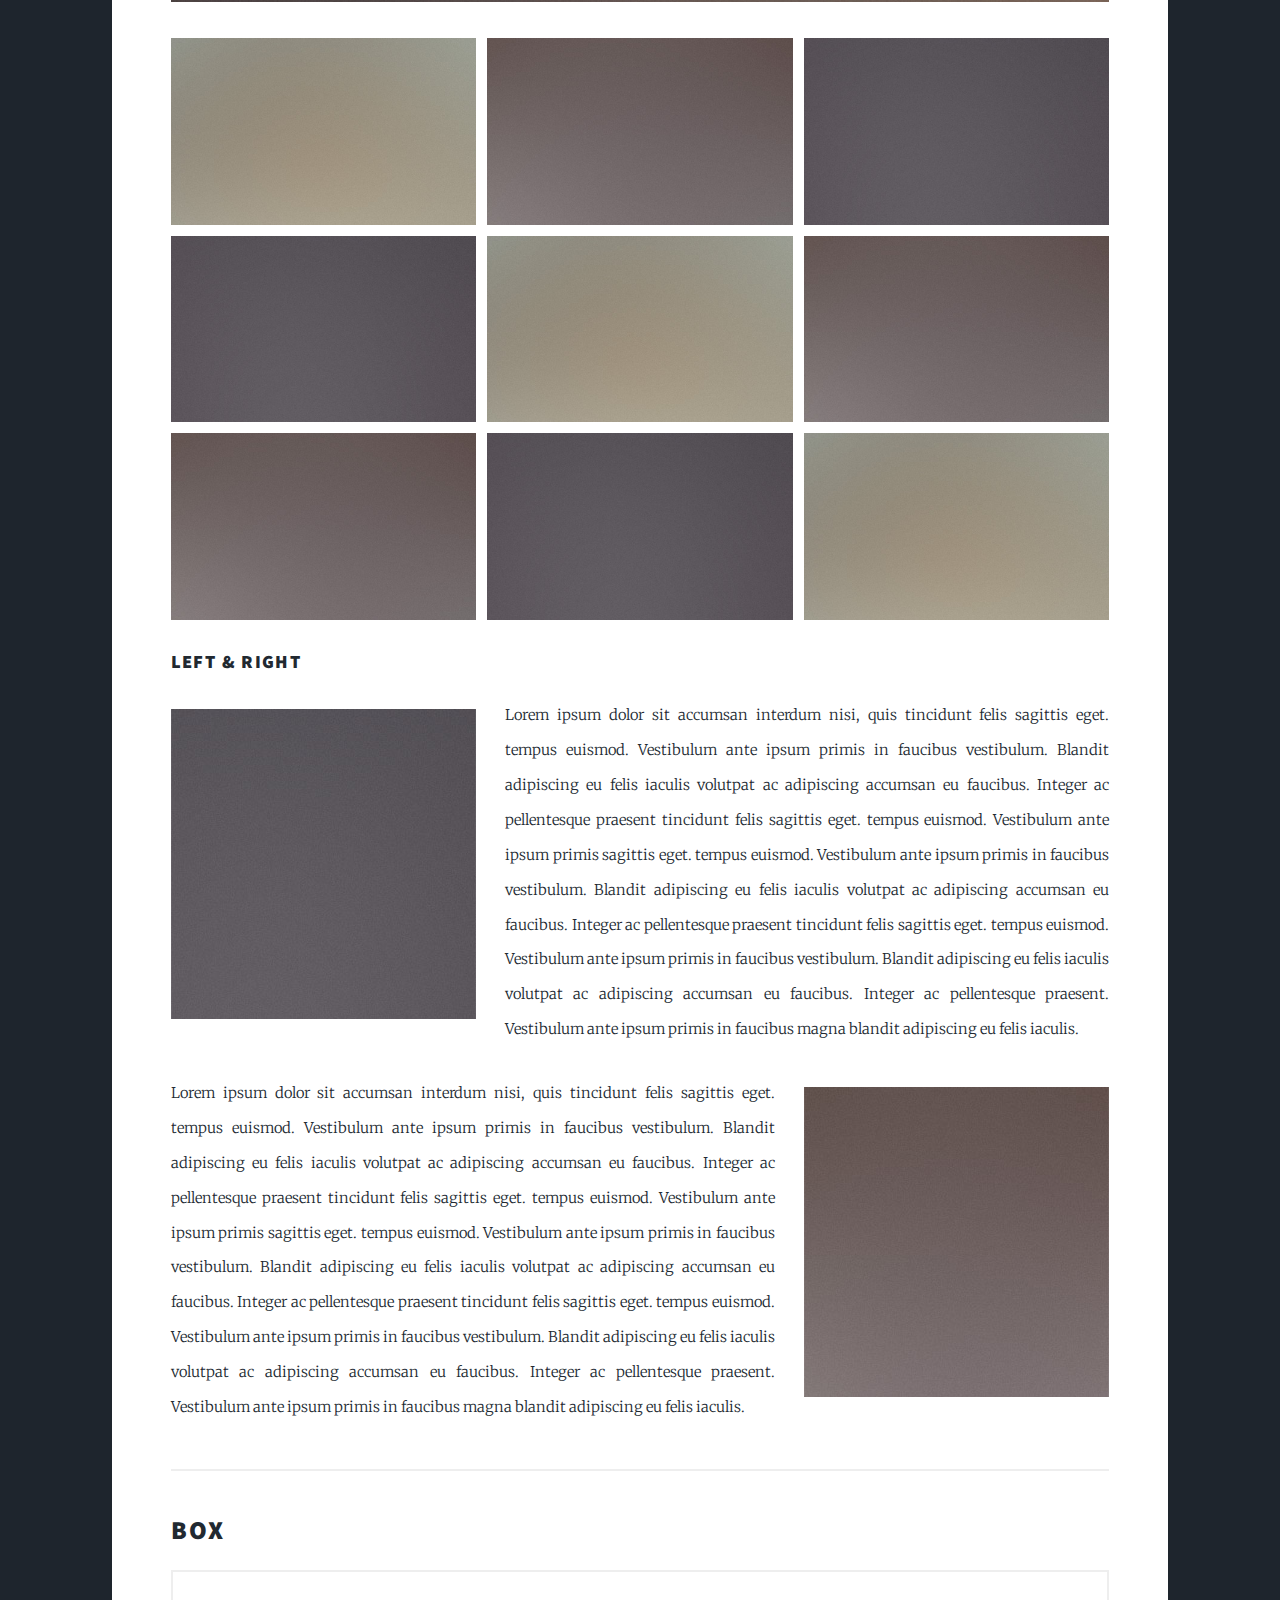
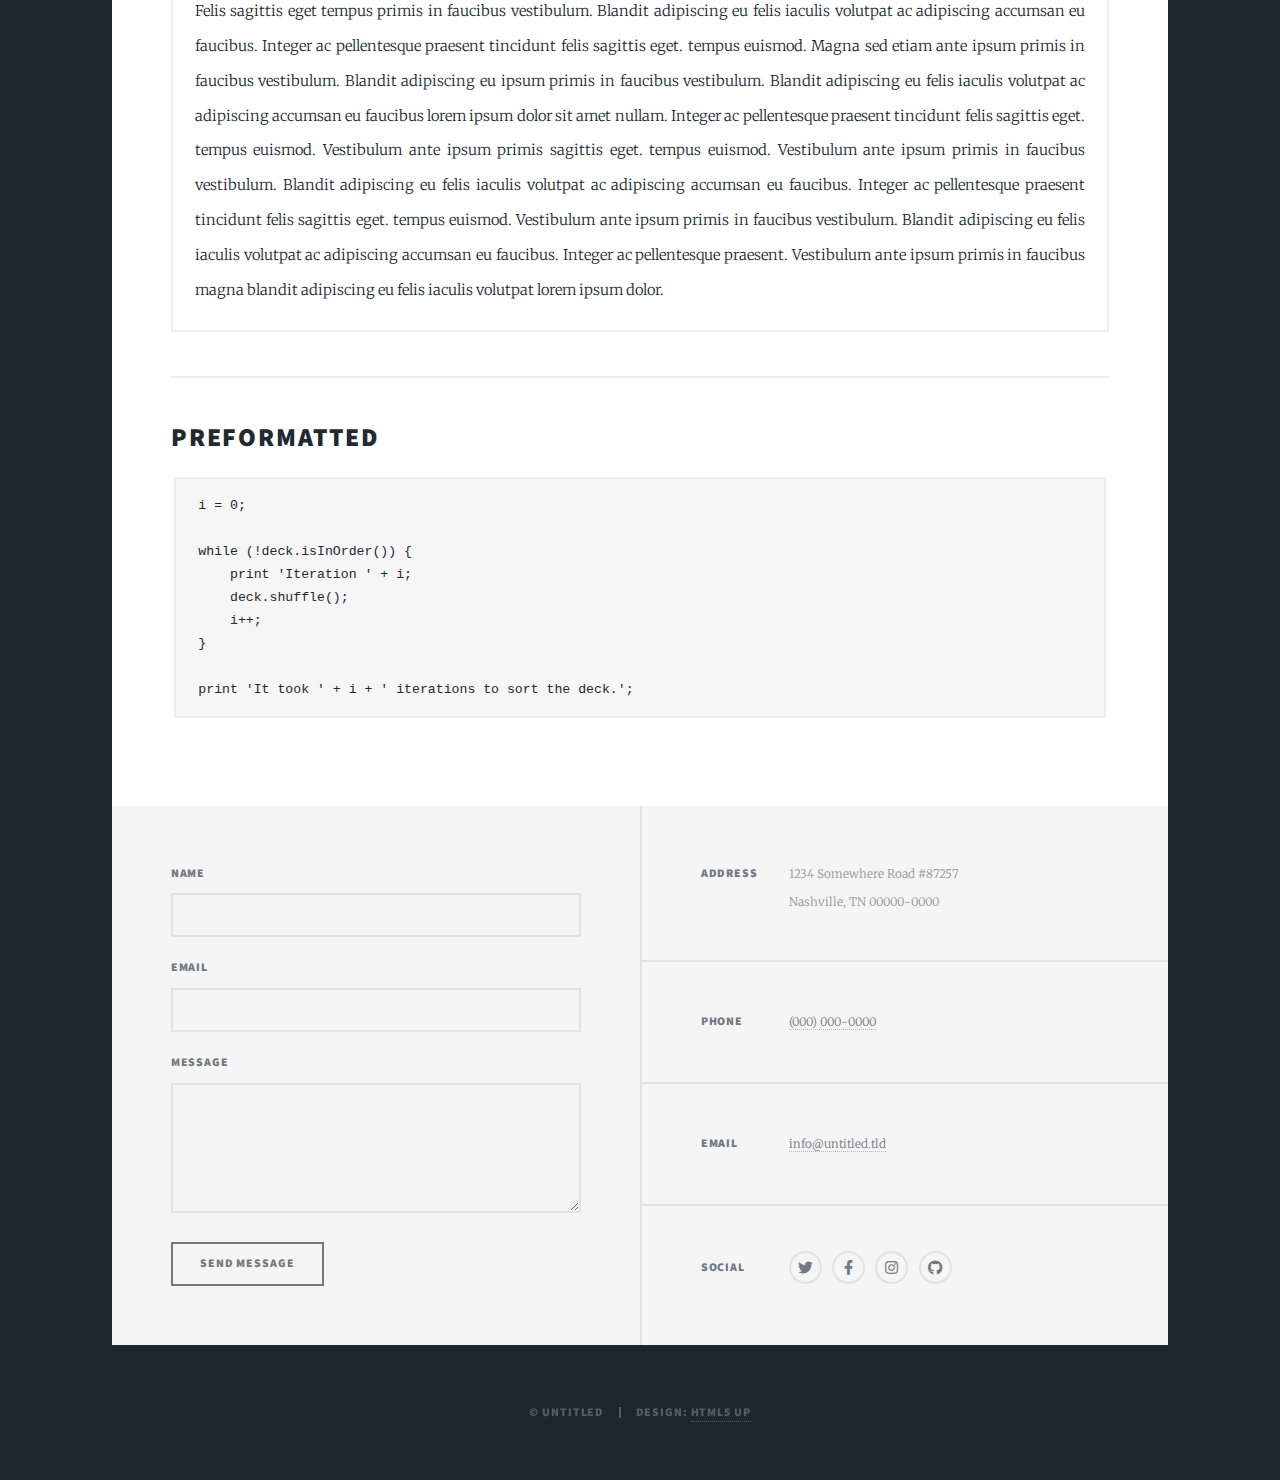
<file: elements.html>
<!DOCTYPE HTML>
<!--
	Massively by HTML5 UP
	html5up.net | @ajlkn
	Free for personal and commercial use under the CCA 3.0 license (html5up.net/license)
-->
<html>
	<head>
		<title>Elements Reference - Massively by HTML5 UP</title>
		<meta charset="utf-8" />
		<meta name="viewport" content="width=device-width, initial-scale=1, user-scalable=no" />
		<link rel="stylesheet" href="assets/css/main.css" />
		<noscript><link rel="stylesheet" href="assets/css/noscript.css" /></noscript>
	</head>
	<body class="is-preload">

		<!-- Wrapper -->
			<div id="wrapper">

				<!-- Header -->
					<header id="header">
						<a href="index.html" class="logo">Massively</a>
					</header>

				<!-- Nav -->
					<nav id="nav">
						<ul class="links">
							<li><a href="index.html">This is Massively</a></li>
							<li><a href="generic.html">Generic Page</a></li>
							<li class="active"><a href="elements.html">Elements Reference</a></li>
						</ul>
						<ul class="icons">
							<li><a href="#" class="icon brands fa-twitter"><span class="label">Twitter</span></a></li>
							<li><a href="#" class="icon brands fa-facebook-f"><span class="label">Facebook</span></a></li>
							<li><a href="#" class="icon brands fa-instagram"><span class="label">Instagram</span></a></li>
							<li><a href="#" class="icon brands fa-github"><span class="label">GitHub</span></a></li>
						</ul>
					</nav>

				<!-- Main -->
					<div id="main">

						<!-- Post -->
							<section class="post">
								<header class="major">
									<h1>Elements<br />
									Reference</h1>
								</header>

								<!-- Text stuff -->
									<h2>Text</h2>
									<p>This is <b>bold</b> and this is <strong>strong</strong>. This is <i>italic</i> and this is <em>emphasized</em>.
									This is <sup>superscript</sup> text and this is <sub>subscript</sub> text.
									This is <u>underlined</u> and this is code: <code>for (;;) { ... }</code>.
									Finally, this is a <a href="#">link</a>.</p>
									<hr />
									<h2>Heading Level 2</h2>
									<h3>Heading Level 3</h3>
									<h4>Heading Level 4</h4>
									<h5>Heading Level 5</h5>
									<h6>Heading Level 6</h6>
									<hr />
									<header>
										<h2>Heading with a Subtitle</h2>
										<p>Lorem ipsum dolor sit amet nullam id egestas urna aliquam</p>
									</header>
									<p>Nunc lacinia ante nunc ac lobortis. Interdum adipiscing gravida odio porttitor sem non mi integer non faucibus ornare mi ut ante amet placerat aliquet. Volutpat eu sed ante lacinia sapien lorem accumsan varius montes viverra nibh in adipiscing blandit tempus accumsan.</p>
									<header>
										<h3>Heading with a Subtitle</h3>
										<p>Lorem ipsum dolor sit amet nullam id egestas urna aliquam</p>
									</header>
									<p>Nunc lacinia ante nunc ac lobortis. Interdum adipiscing gravida odio porttitor sem non mi integer non faucibus ornare mi ut ante amet placerat aliquet. Volutpat eu sed ante lacinia sapien lorem accumsan varius montes viverra nibh in adipiscing blandit tempus accumsan.</p>
									<header>
										<h4>Heading with a Subtitle</h4>
										<p>Lorem ipsum dolor sit amet nullam id egestas urna aliquam</p>
									</header>
									<p>Nunc lacinia ante nunc ac lobortis. Interdum adipiscing gravida odio porttitor sem non mi integer non faucibus ornare mi ut ante amet placerat aliquet. Volutpat eu sed ante lacinia sapien lorem accumsan varius montes viverra nibh in adipiscing blandit tempus accumsan.</p>

									<hr />

								<!-- Lists -->
									<h2>Lists</h2>
									<div class="row">
										<div class="col-6 col-12-small">

											<h3>Unordered</h3>
											<ul>
												<li>Dolor pulvinar etiam.</li>
												<li>Sagittis lorem eleifend.</li>
												<li>Felis feugiat dolore viverra.</li>
												<li>Dolor pulvinar etiam.</li>
											</ul>

											<h3>Alternate</h3>
											<ul class="alt">
												<li>Dolor pulvinar etiam etiam.</li>
												<li>Sagittis adipiscing eleifend.</li>
												<li>Felis enim dolore viverra.</li>
												<li>Dolor pulvinar etiam etiam.</li>
											</ul>

										</div>
										<div class="col-6 col-12-small">

											<h3>Ordered</h3>
											<ol>
												<li>Dolor pulvinar etiam.</li>
												<li>Etiam vel felis at viverra.</li>
												<li>Felis enim feugiat magna.</li>
												<li>Etiam vel felis nullam.</li>
												<li>Felis enim et tempus.</li>
											</ol>

											<h3>Icons</h3>
											<ul class="icons">
												<li><a href="#" class="icon brands fa-twitter"><span class="label">Twitter</span></a></li>
												<li><a href="#" class="icon brands fa-facebook-f"><span class="label">Facebook</span></a></li>
												<li><a href="#" class="icon brands fa-instagram"><span class="label">Instagram</span></a></li>
												<li><a href="#" class="icon brands fa-github"><span class="label">Github</span></a></li>
												<li><a href="#" class="icon brands fa-dribbble"><span class="label">Dribbble</span></a></li>
											</ul>
											<ul class="icons alt">
												<li><a href="#" class="icon brands alt fa-twitter"><span class="label">Twitter</span></a></li>
												<li><a href="#" class="icon brands alt fa-facebook-f"><span class="label">Facebook</span></a></li>
												<li><a href="#" class="icon brands alt fa-instagram"><span class="label">Instagram</span></a></li>
												<li><a href="#" class="icon brands alt fa-github"><span class="label">Github</span></a></li>
												<li><a href="#" class="icon brands alt fa-dribbble"><span class="label">Dribbble</span></a></li>
											</ul>

										</div>
									</div>
									<h3>Definition</h3>
									<dl>
										<dt>Item 1</dt>
										<dd>
											<p>Lorem ipsum dolor vestibulum ante ipsum primis in faucibus vestibulum. Blandit adipiscing eu felis iaculis volutpat ac adipiscing accumsan eu faucibus. Integer ac pellentesque praesent.</p>
										</dd>
										<dt>Item 2</dt>
										<dd>
											<p>Lorem ipsum dolor vestibulum ante ipsum primis in faucibus vestibulum. Blandit adipiscing eu felis iaculis volutpat ac adipiscing accumsan eu faucibus. Integer ac pellentesque praesent.</p>
										</dd>
										<dt>Item 3</dt>
										<dd>
											<p>Lorem ipsum dolor vestibulum ante ipsum primis in faucibus vestibulum. Blandit adipiscing eu felis iaculis volutpat ac adipiscing accumsan eu faucibus. Integer ac pellentesque praesent.</p>
										</dd>
									</dl>

									<h3>Actions</h3>
									<ul class="actions">
										<li><a href="#" class="button primary">Primary</a></li>
										<li><a href="#" class="button">Default</a></li>
									</ul>
									<ul class="actions small">
										<li><a href="#" class="button primary small">Small</a></li>
										<li><a href="#" class="button small">Small</a></li>
									</ul>
									<div class="row">
										<div class="col-6 col-12-small">
											<ul class="actions stacked">
												<li><a href="#" class="button primary">Default</a></li>
												<li><a href="#" class="button">Default</a></li>
											</ul>
										</div>
										<div class="col-6 col-12-small">
											<ul class="actions stacked">
												<li><a href="#" class="button primary small">Small</a></li>
												<li><a href="#" class="button small">Small</a></li>
											</ul>
										</div>
									</div>
									<div class="row">
										<div class="col-6 col-12-small">
											<ul class="actions stacked">
												<li><a href="#" class="button primary fit">Default</a></li>
												<li><a href="#" class="button fit">Default</a></li>
											</ul>
										</div>
										<div class="col-6 col-12-small">
											<ul class="actions stacked">
												<li><a href="#" class="button primary small fit">Small</a></li>
												<li><a href="#" class="button small fit">Small</a></li>
											</ul>
										</div>
									</div>

									<hr />

								<!-- Blockquote -->
									<h2>Blockquote</h2>
									<blockquote>Fringilla nisl. Donec accumsan interdum nisi, quis tincidunt felis sagittis eget tempus euismod. Vestibulum ante ipsum primis in faucibus vestibulum. Blandit adipiscing eu felis iaculis volutpat ac adipiscing accumsan faucibus. Vestibulum ante ipsum primis in faucibus vestibulum. Blandit adipiscing eu felis.</blockquote>

									<hr />

								<!-- Table -->
									<h2>Table</h2>

									<h3>Default</h3>
									<div class="table-wrapper">
										<table>
											<thead>
												<tr>
													<th>Name</th>
													<th>Description</th>
													<th>Price</th>
												</tr>
											</thead>
											<tbody>
												<tr>
													<td>Item 1</td>
													<td>Ante turpis integer aliquet porttitor.</td>
													<td>29.99</td>
												</tr>
												<tr>
													<td>Item 2</td>
													<td>Vis ac commodo adipiscing arcu aliquet.</td>
													<td>19.99</td>
												</tr>
												<tr>
													<td>Item 3</td>
													<td> Morbi faucibus arcu accumsan lorem.</td>
													<td>29.99</td>
												</tr>
												<tr>
													<td>Item 4</td>
													<td>Vitae integer tempus condimentum.</td>
													<td>19.99</td>
												</tr>
												<tr>
													<td>Item 5</td>
													<td>Ante turpis integer aliquet porttitor.</td>
													<td>29.99</td>
												</tr>
											</tbody>
											<tfoot>
												<tr>
													<td colspan="2"></td>
													<td>100.00</td>
												</tr>
											</tfoot>
										</table>
									</div>

									<h3>Alternate</h3>
									<div class="table-wrapper">
										<table class="alt">
											<thead>
												<tr>
													<th>Name</th>
													<th>Description</th>
													<th>Price</th>
												</tr>
											</thead>
											<tbody>
												<tr>
													<td>Item 1</td>
													<td>Ante turpis integer aliquet porttitor.</td>
													<td>29.99</td>
												</tr>
												<tr>
													<td>Item 2</td>
													<td>Vis ac commodo adipiscing arcu aliquet.</td>
													<td>19.99</td>
												</tr>
												<tr>
													<td>Item 3</td>
													<td> Morbi faucibus arcu accumsan lorem.</td>
													<td>29.99</td>
												</tr>
												<tr>
													<td>Item 4</td>
													<td>Vitae integer tempus condimentum.</td>
													<td>19.99</td>
												</tr>
												<tr>
													<td>Item 5</td>
													<td>Ante turpis integer aliquet porttitor.</td>
													<td>29.99</td>
												</tr>
											</tbody>
											<tfoot>
												<tr>
													<td colspan="2"></td>
													<td>100.00</td>
												</tr>
											</tfoot>
										</table>
									</div>

									<hr />

								<!-- Buttons -->
									<h2>Buttons</h2>
									<ul class="actions">
										<li><a href="#" class="button primary">Primary</a></li>
										<li><a href="#" class="button">Default</a></li>
									</ul>
									<ul class="actions">
										<li><a href="#" class="button primary large">Large</a></li>
										<li><a href="#" class="button">Default</a></li>
										<li><a href="#" class="button small">Small</a></li>
									</ul>
									<ul class="actions fit">
										<li><a href="#" class="button primary fit">Fit</a></li>
										<li><a href="#" class="button fit">Fit</a></li>
									</ul>
									<ul class="actions fit small">
										<li><a href="#" class="button primary fit small">Fit + Small</a></li>
										<li><a href="#" class="button fit small">Fit + Small</a></li>
									</ul>
									<ul class="actions">
										<li><a href="#" class="button primary icon solid fa-search">Icon</a></li>
										<li><a href="#" class="button icon solid fa-download">Icon</a></li>
									</ul>
									<ul class="actions">
										<li><span class="button primary disabled">Primary</span></li>
										<li><span class="button disabled">Default</span></li>
									</ul>

									<hr />

								<!-- Form -->
									<h2>Form</h2>

									<form method="post" action="#">
										<div class="row gtr-uniform">
											<div class="col-6 col-12-xsmall">
												<input type="text" name="demo-name" id="demo-name" value="" placeholder="Name" />
											</div>
											<div class="col-6 col-12-xsmall">
												<input type="email" name="demo-email" id="demo-email" value="" placeholder="Email" />
											</div>
											<!-- Break -->
											<div class="col-12">
												<select name="demo-category" id="demo-category">
													<option value="">- Category -</option>
													<option value="1">Manufacturing</option>
													<option value="1">Shipping</option>
													<option value="1">Administration</option>
													<option value="1">Human Resources</option>
												</select>
											</div>
											<!-- Break -->
											<div class="col-4 col-12-small">
												<input type="radio" id="demo-priority-low" name="demo-priority" checked>
												<label for="demo-priority-low">Low</label>
											</div>
											<div class="col-4 col-12-small">
												<input type="radio" id="demo-priority-normal" name="demo-priority">
												<label for="demo-priority-normal">Normal</label>
											</div>
											<div class="col-4 col-12-small">
												<input type="radio" id="demo-priority-high" name="demo-priority">
												<label for="demo-priority-high">High</label>
											</div>
											<!-- Break -->
											<div class="col-6 col-12-small">
												<input type="checkbox" id="demo-copy" name="demo-copy">
												<label for="demo-copy">Email me a copy</label>
											</div>
											<div class="col-6 col-12-small">
												<input type="checkbox" id="demo-human" name="demo-human" checked>
												<label for="demo-human">I am a human</label>
											</div>
											<!-- Break -->
											<div class="col-12">
												<textarea name="demo-message" id="demo-message" placeholder="Enter your message" rows="6"></textarea>
											</div>
											<!-- Break -->
											<div class="col-12">
												<ul class="actions">
													<li><input type="submit" value="Send Message" class="primary" /></li>
													<li><input type="reset" value="Reset" /></li>
												</ul>
											</div>
										</div>
									</form>

									<hr />

								<!-- Image -->
									<h2>Image</h2>

									<h3>Fit</h3>
									<span class="image fit"><img src="images/pic01.jpg" alt="" /></span>
									<div class="box alt">
										<div class="row gtr-50 gtr-uniform">
											<div class="col-4"><span class="image fit"><img src="images/pic02.jpg" alt="" /></span></div>
											<div class="col-4"><span class="image fit"><img src="images/pic03.jpg" alt="" /></span></div>
											<div class="col-4"><span class="image fit"><img src="images/pic04.jpg" alt="" /></span></div>
											<!-- Break -->
											<div class="col-4"><span class="image fit"><img src="images/pic04.jpg" alt="" /></span></div>
											<div class="col-4"><span class="image fit"><img src="images/pic02.jpg" alt="" /></span></div>
											<div class="col-4"><span class="image fit"><img src="images/pic03.jpg" alt="" /></span></div>
											<!-- Break -->
											<div class="col-4"><span class="image fit"><img src="images/pic03.jpg" alt="" /></span></div>
											<div class="col-4"><span class="image fit"><img src="images/pic04.jpg" alt="" /></span></div>
											<div class="col-4"><span class="image fit"><img src="images/pic02.jpg" alt="" /></span></div>
										</div>
									</div>

									<h3>Left &amp; Right</h3>
									<p><span class="image left"><img src="images/pic08.jpg" alt="" /></span>Lorem ipsum dolor sit accumsan interdum nisi, quis tincidunt felis sagittis eget. tempus euismod. Vestibulum ante ipsum primis in faucibus vestibulum. Blandit adipiscing eu felis iaculis volutpat ac adipiscing accumsan eu faucibus. Integer ac pellentesque praesent tincidunt felis sagittis eget. tempus euismod. Vestibulum ante ipsum primis sagittis eget. tempus euismod. Vestibulum ante ipsum primis in faucibus vestibulum. Blandit adipiscing eu felis iaculis volutpat ac adipiscing accumsan eu faucibus. Integer ac pellentesque praesent tincidunt felis sagittis eget. tempus euismod. Vestibulum ante ipsum primis in faucibus vestibulum. Blandit adipiscing eu felis iaculis volutpat ac adipiscing accumsan eu faucibus. Integer ac pellentesque praesent. Vestibulum ante ipsum primis in faucibus magna blandit adipiscing eu felis iaculis.</p>
									<p><span class="image right"><img src="images/pic09.jpg" alt="" /></span>Lorem ipsum dolor sit accumsan interdum nisi, quis tincidunt felis sagittis eget. tempus euismod. Vestibulum ante ipsum primis in faucibus vestibulum. Blandit adipiscing eu felis iaculis volutpat ac adipiscing accumsan eu faucibus. Integer ac pellentesque praesent tincidunt felis sagittis eget. tempus euismod. Vestibulum ante ipsum primis sagittis eget. tempus euismod. Vestibulum ante ipsum primis in faucibus vestibulum. Blandit adipiscing eu felis iaculis volutpat ac adipiscing accumsan eu faucibus. Integer ac pellentesque praesent tincidunt felis sagittis eget. tempus euismod. Vestibulum ante ipsum primis in faucibus vestibulum. Blandit adipiscing eu felis iaculis volutpat ac adipiscing accumsan eu faucibus. Integer ac pellentesque praesent. Vestibulum ante ipsum primis in faucibus magna blandit adipiscing eu felis iaculis.</p>

									<hr />

								<!-- Box -->
									<h2>Box</h2>
									<div class="box">
										<p>Felis sagittis eget tempus primis in faucibus vestibulum. Blandit adipiscing eu felis iaculis volutpat ac adipiscing accumsan eu faucibus. Integer ac pellentesque praesent tincidunt felis sagittis eget. tempus euismod. Magna sed etiam ante ipsum primis in faucibus vestibulum. Blandit adipiscing eu ipsum primis in faucibus vestibulum. Blandit adipiscing eu felis iaculis volutpat ac adipiscing accumsan eu faucibus lorem ipsum dolor sit amet nullam. Integer ac pellentesque praesent tincidunt felis sagittis eget. tempus euismod. Vestibulum ante ipsum primis sagittis eget. tempus euismod. Vestibulum ante ipsum primis in faucibus vestibulum. Blandit adipiscing eu felis iaculis volutpat ac adipiscing accumsan eu faucibus. Integer ac pellentesque praesent tincidunt felis sagittis eget. tempus euismod. Vestibulum ante ipsum primis in faucibus vestibulum. Blandit adipiscing eu felis iaculis volutpat ac adipiscing accumsan eu faucibus. Integer ac pellentesque praesent. Vestibulum ante ipsum primis in faucibus magna blandit adipiscing eu felis iaculis volutpat lorem ipsum dolor.</p>
									</div>

									<hr />

								<!-- Preformatted Code -->
									<h2>Preformatted</h2>
									<pre><code>i = 0;

while (!deck.isInOrder()) {
    print 'Iteration ' + i;
    deck.shuffle();
    i++;
}

print 'It took ' + i + ' iterations to sort the deck.';
</code></pre>

							</section>

					</div>

				<!-- Footer -->
					<footer id="footer">
						<section>
							<form method="post" action="#">
								<div class="fields">
									<div class="field">
										<label for="name">Name</label>
										<input type="text" name="name" id="name" />
									</div>
									<div class="field">
										<label for="email">Email</label>
										<input type="text" name="email" id="email" />
									</div>
									<div class="field">
										<label for="message">Message</label>
										<textarea name="message" id="message" rows="3"></textarea>
									</div>
								</div>
								<ul class="actions">
									<li><input type="submit" value="Send Message" /></li>
								</ul>
							</form>
						</section>
						<section class="split contact">
							<section class="alt">
								<h3>Address</h3>
								<p>1234 Somewhere Road #87257<br />
								Nashville, TN 00000-0000</p>
							</section>
							<section>
								<h3>Phone</h3>
								<p><a href="#">(000) 000-0000</a></p>
							</section>
							<section>
								<h3>Email</h3>
								<p><a href="#">info@untitled.tld</a></p>
							</section>
							<section>
								<h3>Social</h3>
								<ul class="icons alt">
									<li><a href="#" class="icon brands alt fa-twitter"><span class="label">Twitter</span></a></li>
									<li><a href="#" class="icon brands alt fa-facebook-f"><span class="label">Facebook</span></a></li>
									<li><a href="#" class="icon brands alt fa-instagram"><span class="label">Instagram</span></a></li>
									<li><a href="#" class="icon brands alt fa-github"><span class="label">GitHub</span></a></li>
								</ul>
							</section>
						</section>
					</footer>

				<!-- Copyright -->
					<div id="copyright">
						<ul><li>&copy; Untitled</li><li>Design: <a href="https://html5up.net">HTML5 UP</a></li></ul>
					</div>

			</div>

		<!-- Scripts -->
			<script src="assets/js/jquery.min.js"></script>
			<script src="assets/js/jquery.scrollex.min.js"></script>
			<script src="assets/js/jquery.scrolly.min.js"></script>
			<script src="assets/js/browser.min.js"></script>
			<script src="assets/js/breakpoints.min.js"></script>
			<script src="assets/js/util.js"></script>
			<script src="assets/js/main.js"></script>

	</body>
</html>
</file>
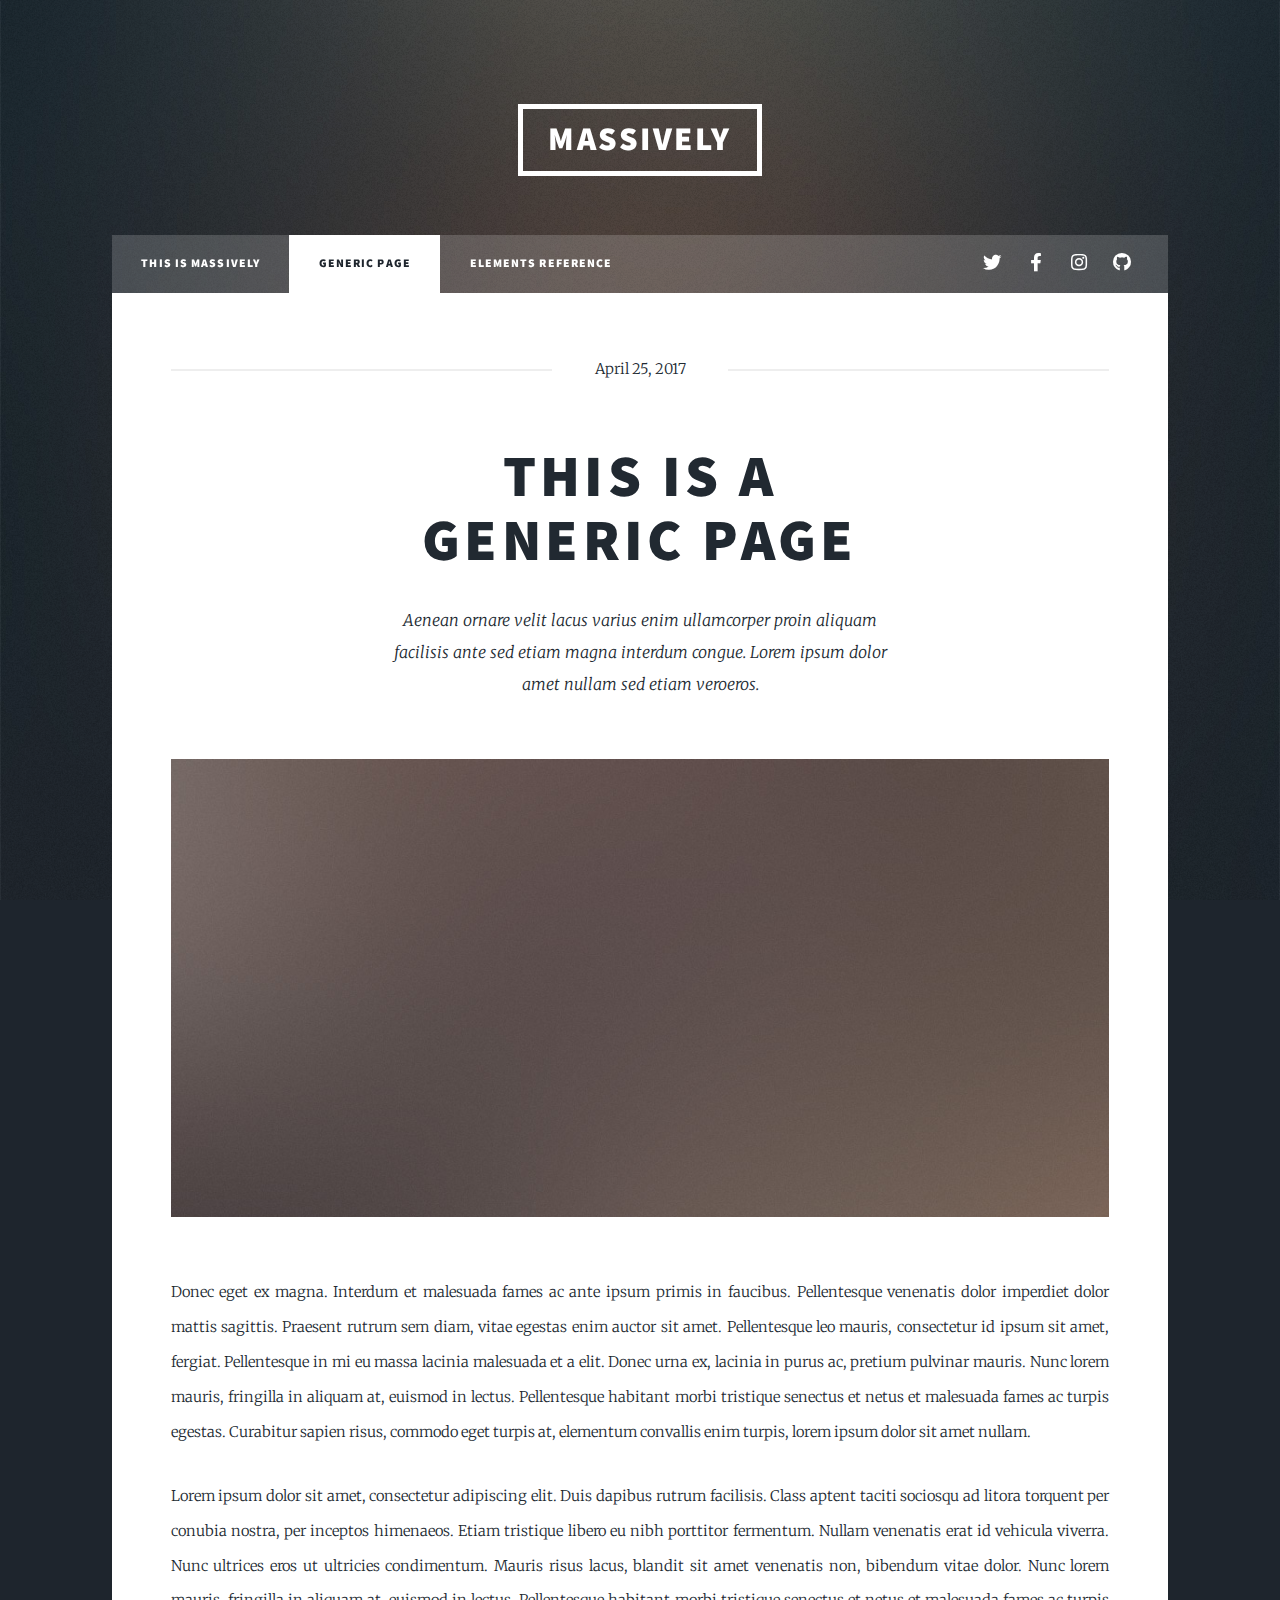
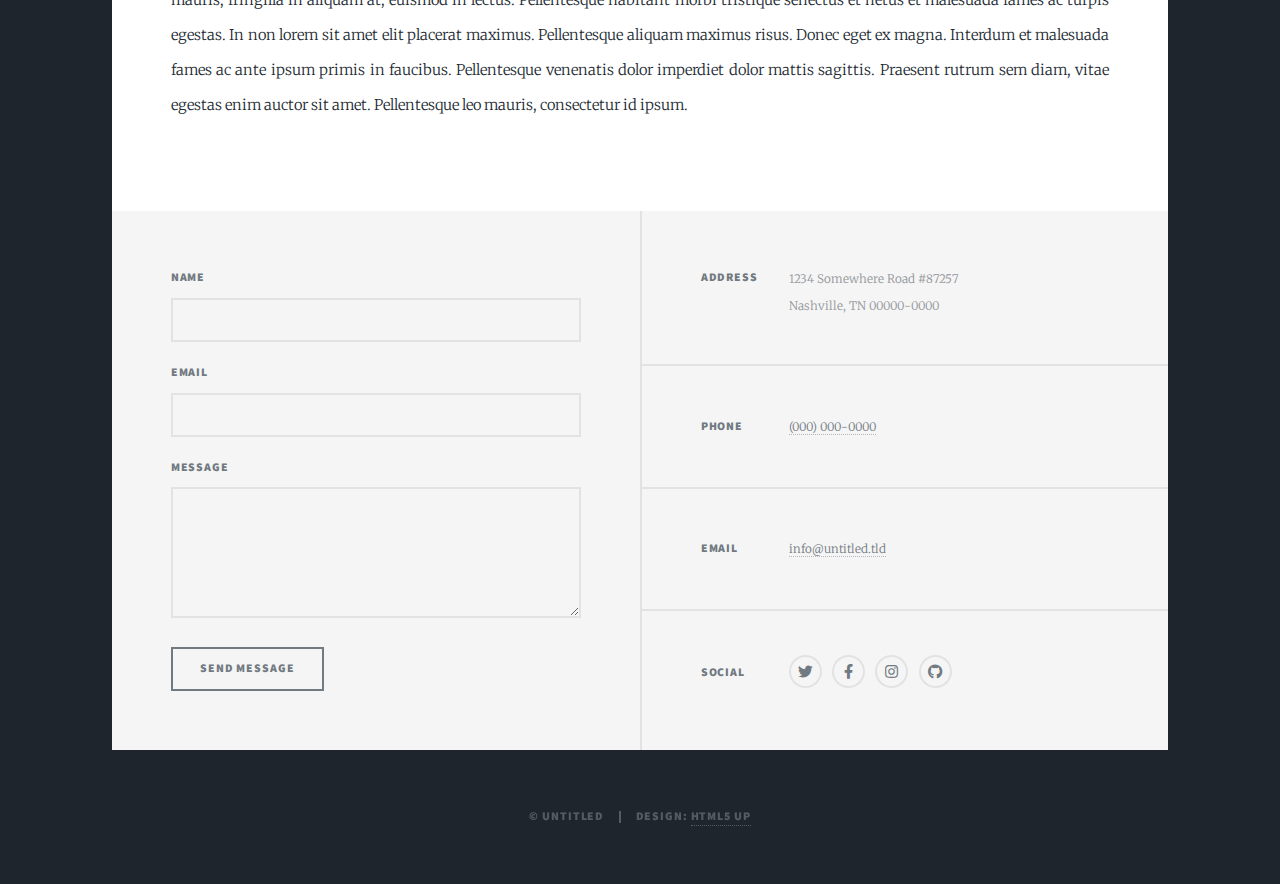
<file: generic.html>
<!DOCTYPE HTML>
<!--
	Massively by HTML5 UP
	html5up.net | @ajlkn
	Free for personal and commercial use under the CCA 3.0 license (html5up.net/license)
-->
<html>
	<head>
		<title>Generic Page - Massively by HTML5 UP</title>
		<meta charset="utf-8" />
		<meta name="viewport" content="width=device-width, initial-scale=1, user-scalable=no" />
		<link rel="stylesheet" href="assets/css/main.css" />
		<noscript><link rel="stylesheet" href="assets/css/noscript.css" /></noscript>
	</head>
	<body class="is-preload">

		<!-- Wrapper -->
			<div id="wrapper">

				<!-- Header -->
					<header id="header">
						<a href="index.html" class="logo">Massively</a>
					</header>

				<!-- Nav -->
					<nav id="nav">
						<ul class="links">
							<li><a href="index.html">This is Massively</a></li>
							<li class="active"><a href="generic.html">Generic Page</a></li>
							<li><a href="elements.html">Elements Reference</a></li>
						</ul>
						<ul class="icons">
							<li><a href="#" class="icon brands fa-twitter"><span class="label">Twitter</span></a></li>
							<li><a href="#" class="icon brands fa-facebook-f"><span class="label">Facebook</span></a></li>
							<li><a href="#" class="icon brands fa-instagram"><span class="label">Instagram</span></a></li>
							<li><a href="#" class="icon brands fa-github"><span class="label">GitHub</span></a></li>
						</ul>
					</nav>

				<!-- Main -->
					<div id="main">

						<!-- Post -->
							<section class="post">
								<header class="major">
									<span class="date">April 25, 2017</span>
									<h1>This is a<br />
									Generic Page</h1>
									<p>Aenean ornare velit lacus varius enim ullamcorper proin aliquam<br />
									facilisis ante sed etiam magna interdum congue. Lorem ipsum dolor<br />
									amet nullam sed etiam veroeros.</p>
								</header>
								<div class="image main"><img src="images/pic01.jpg" alt="" /></div>
								<p>Donec eget ex magna. Interdum et malesuada fames ac ante ipsum primis in faucibus. Pellentesque venenatis dolor imperdiet dolor mattis sagittis. Praesent rutrum sem diam, vitae egestas enim auctor sit amet. Pellentesque leo mauris, consectetur id ipsum sit amet, fergiat. Pellentesque in mi eu massa lacinia malesuada et a elit. Donec urna ex, lacinia in purus ac, pretium pulvinar mauris. Nunc lorem mauris, fringilla in aliquam at, euismod in lectus. Pellentesque habitant morbi tristique senectus et netus et malesuada fames ac turpis egestas. Curabitur sapien risus, commodo eget turpis at, elementum convallis enim turpis, lorem ipsum dolor sit amet nullam.</p>
								<p>Lorem ipsum dolor sit amet, consectetur adipiscing elit. Duis dapibus rutrum facilisis. Class aptent taciti sociosqu ad litora torquent per conubia nostra, per inceptos himenaeos. Etiam tristique libero eu nibh porttitor fermentum. Nullam venenatis erat id vehicula viverra. Nunc ultrices eros ut ultricies condimentum. Mauris risus lacus, blandit sit amet venenatis non, bibendum vitae dolor. Nunc lorem mauris, fringilla in aliquam at, euismod in lectus. Pellentesque habitant morbi tristique senectus et netus et malesuada fames ac turpis egestas. In non lorem sit amet elit placerat maximus. Pellentesque aliquam maximus risus. Donec eget ex magna. Interdum et malesuada fames ac ante ipsum primis in faucibus. Pellentesque venenatis dolor imperdiet dolor mattis sagittis. Praesent rutrum sem diam, vitae egestas enim auctor sit amet. Pellentesque leo mauris, consectetur id ipsum.</p>
							</section>

					</div>

				<!-- Footer -->
					<footer id="footer">
						<section>
							<form method="post" action="#">
								<div class="fields">
									<div class="field">
										<label for="name">Name</label>
										<input type="text" name="name" id="name" />
									</div>
									<div class="field">
										<label for="email">Email</label>
										<input type="text" name="email" id="email" />
									</div>
									<div class="field">
										<label for="message">Message</label>
										<textarea name="message" id="message" rows="3"></textarea>
									</div>
								</div>
								<ul class="actions">
									<li><input type="submit" value="Send Message" /></li>
								</ul>
							</form>
						</section>
						<section class="split contact">
							<section class="alt">
								<h3>Address</h3>
								<p>1234 Somewhere Road #87257<br />
								Nashville, TN 00000-0000</p>
							</section>
							<section>
								<h3>Phone</h3>
								<p><a href="#">(000) 000-0000</a></p>
							</section>
							<section>
								<h3>Email</h3>
								<p><a href="#">info@untitled.tld</a></p>
							</section>
							<section>
								<h3>Social</h3>
								<ul class="icons alt">
									<li><a href="#" class="icon brands alt fa-twitter"><span class="label">Twitter</span></a></li>
									<li><a href="#" class="icon brands alt fa-facebook-f"><span class="label">Facebook</span></a></li>
									<li><a href="#" class="icon brands alt fa-instagram"><span class="label">Instagram</span></a></li>
									<li><a href="#" class="icon brands alt fa-github"><span class="label">GitHub</span></a></li>
								</ul>
							</section>
						</section>
					</footer>

				<!-- Copyright -->
					<div id="copyright">
						<ul><li>&copy; Untitled</li><li>Design: <a href="https://html5up.net">HTML5 UP</a></li></ul>
					</div>

			</div>

		<!-- Scripts -->
			<script src="assets/js/jquery.min.js"></script>
			<script src="assets/js/jquery.scrollex.min.js"></script>
			<script src="assets/js/jquery.scrolly.min.js"></script>
			<script src="assets/js/browser.min.js"></script>
			<script src="assets/js/breakpoints.min.js"></script>
			<script src="assets/js/util.js"></script>
			<script src="assets/js/main.js"></script>

	</body>
</html>
</file>
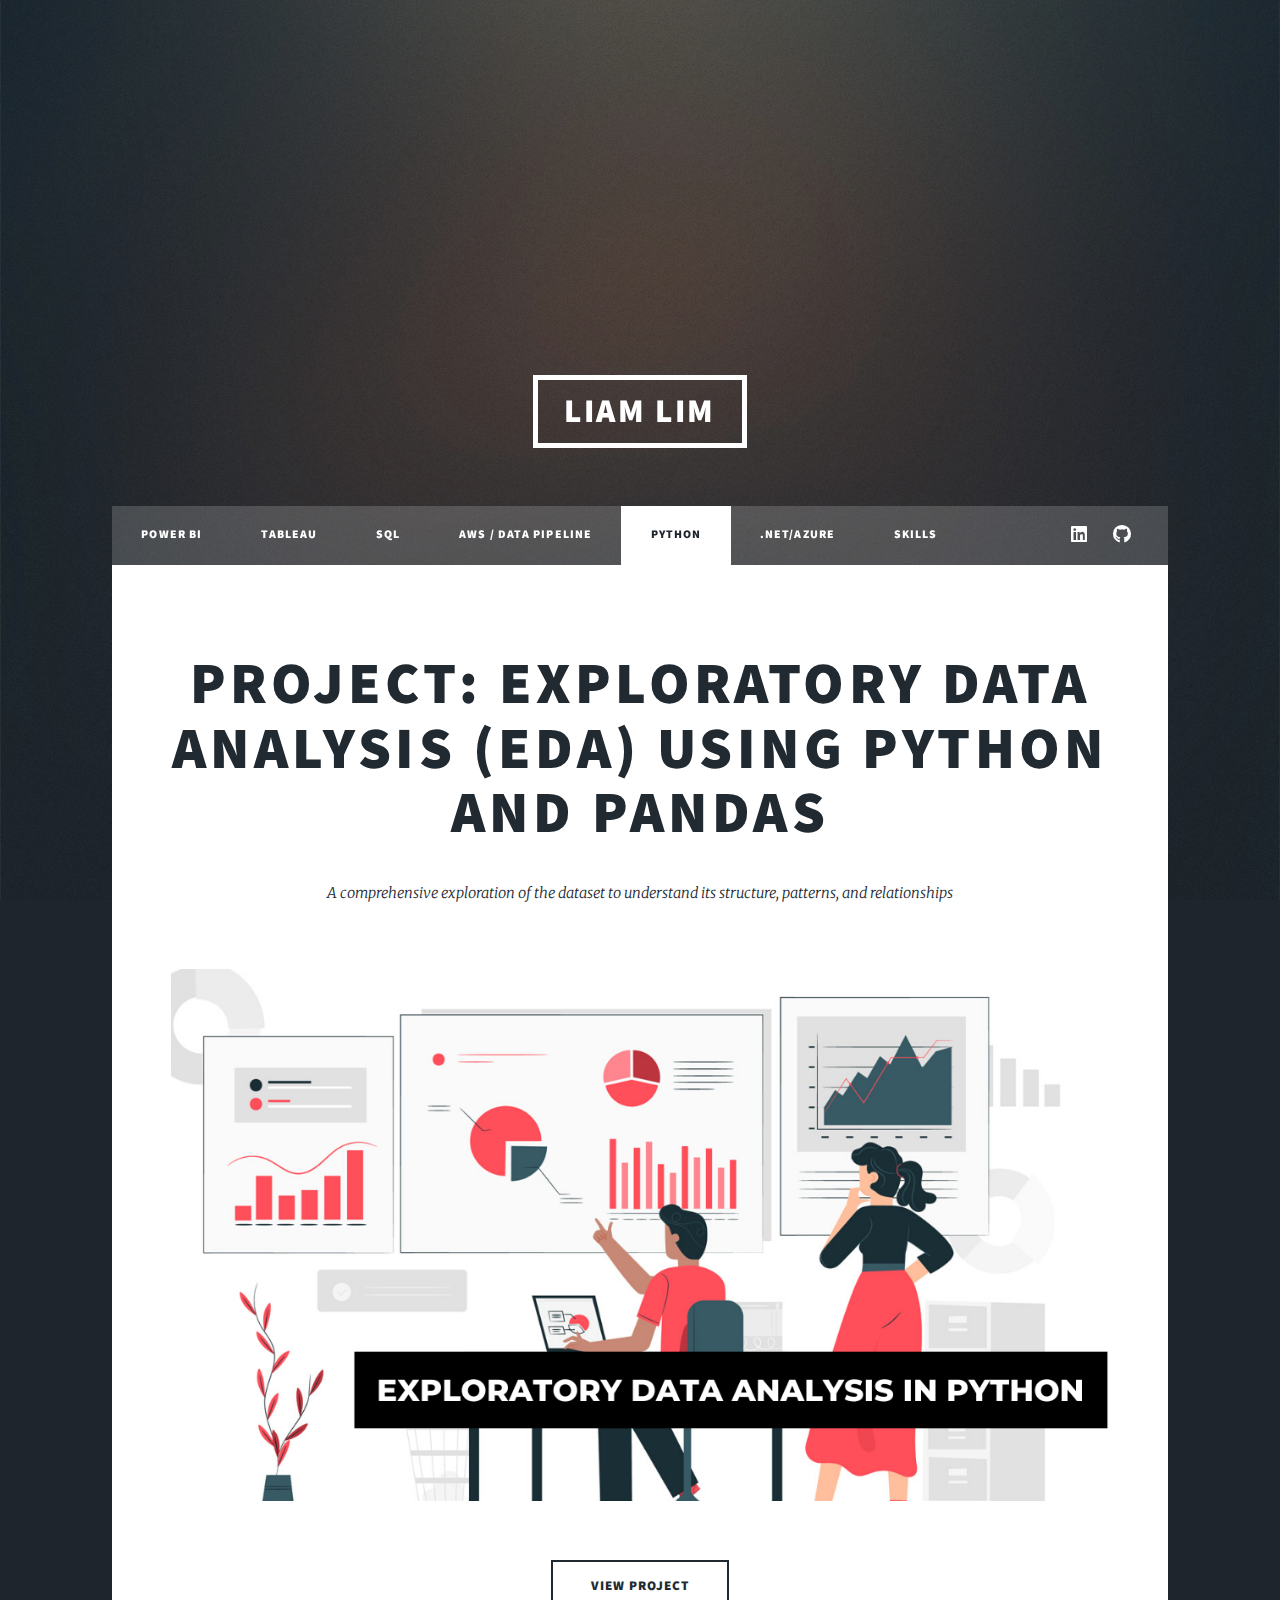
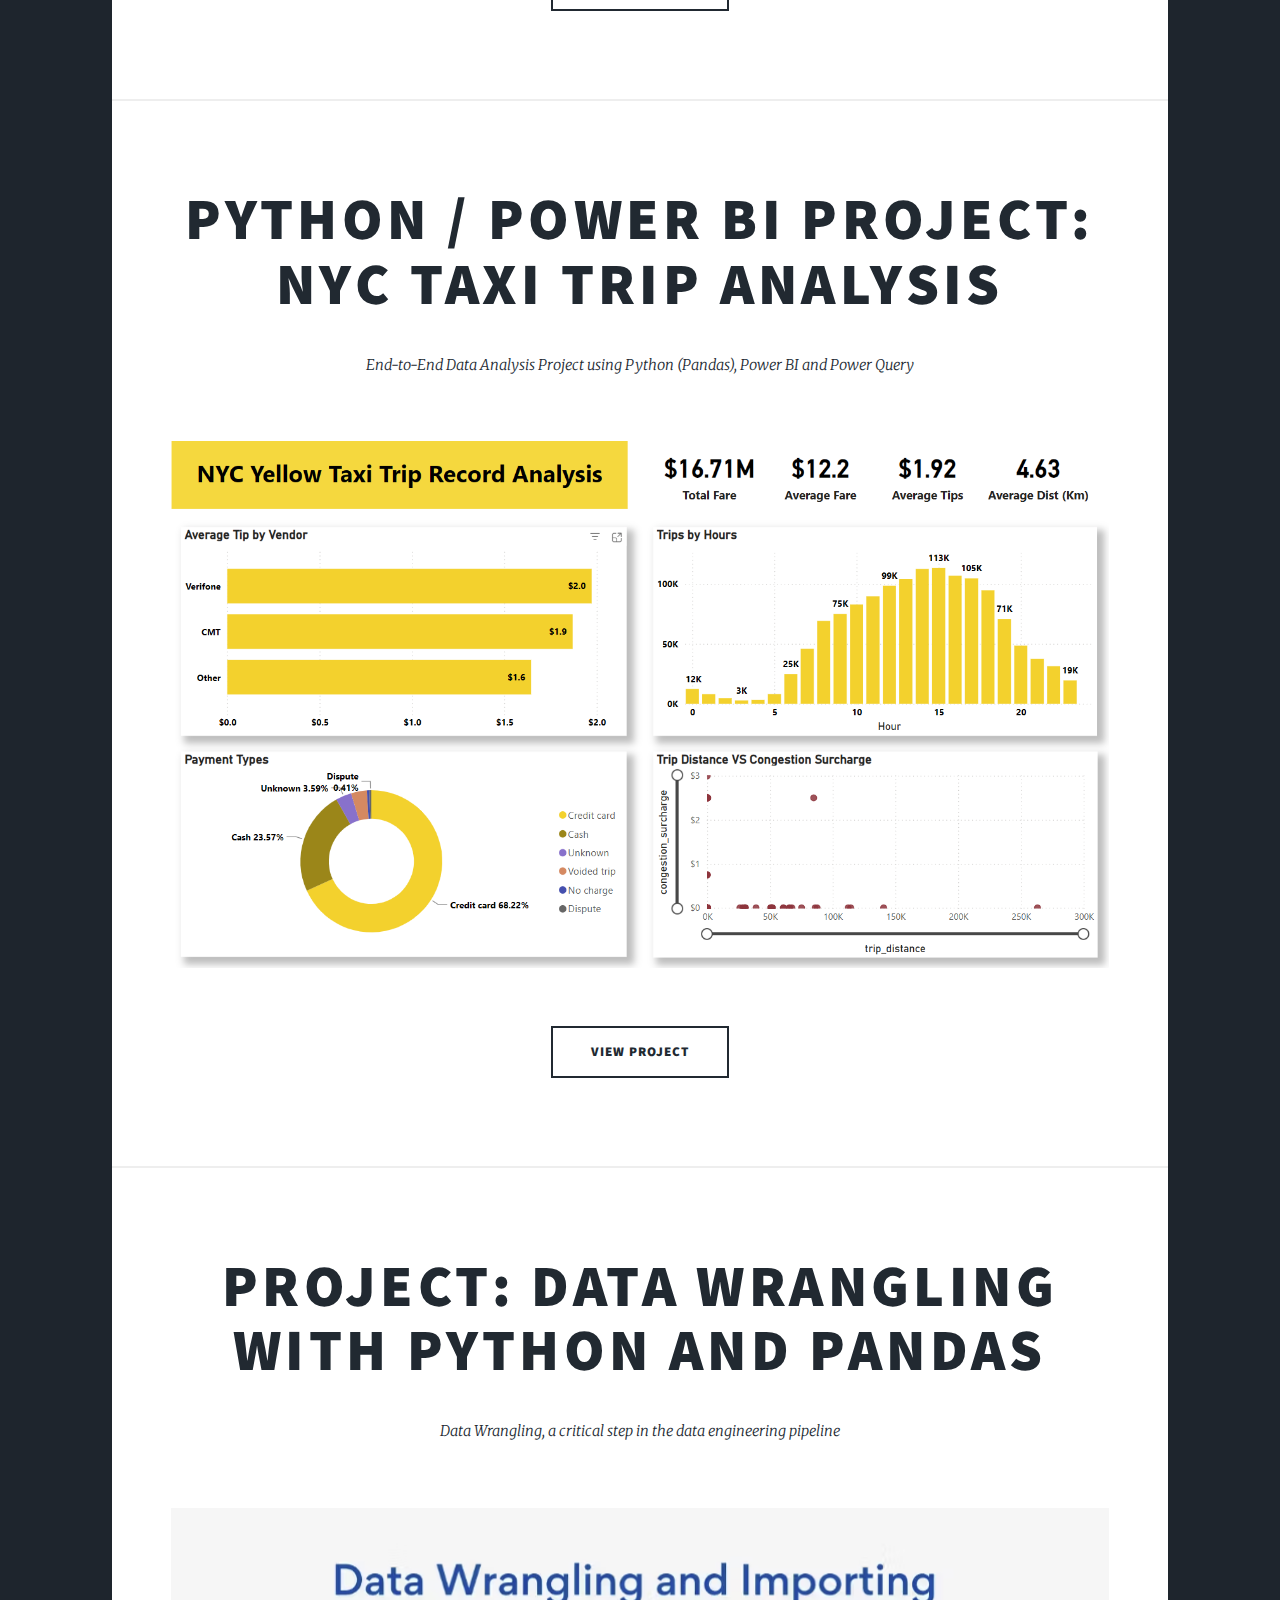
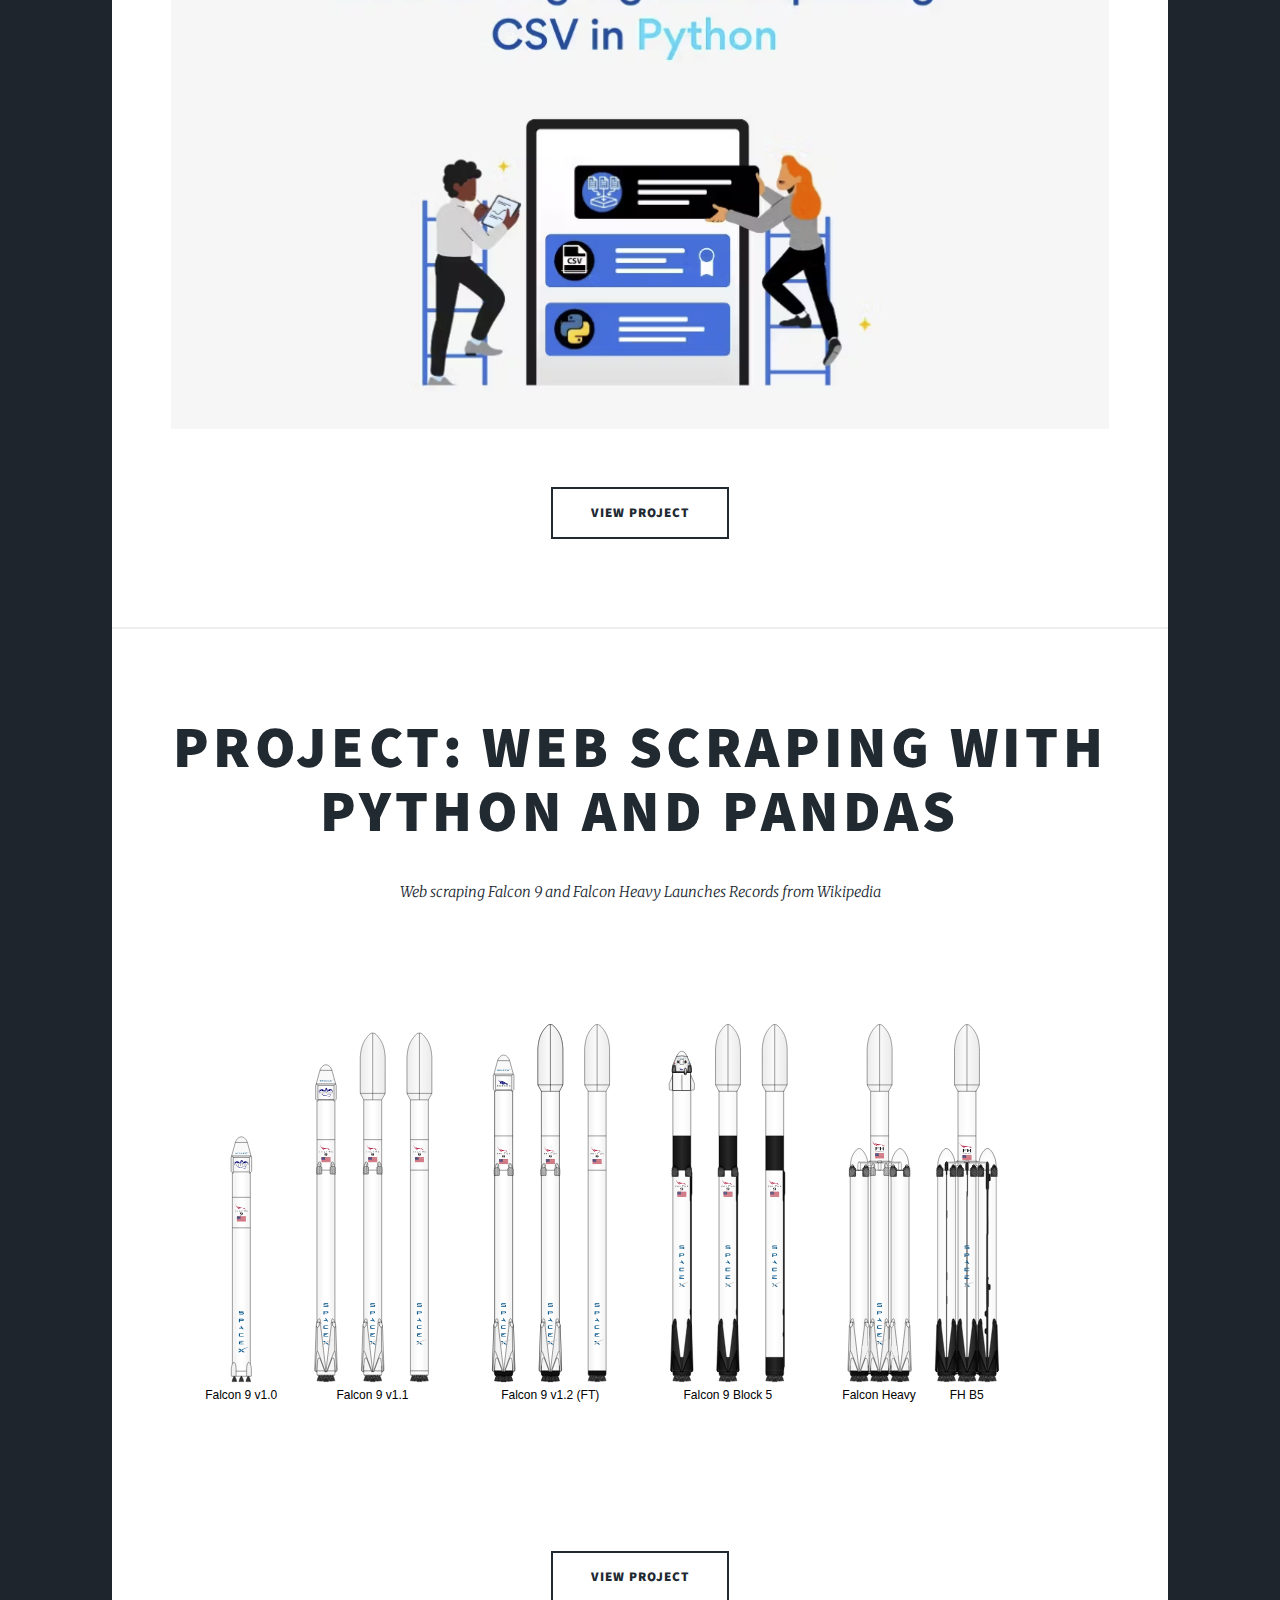
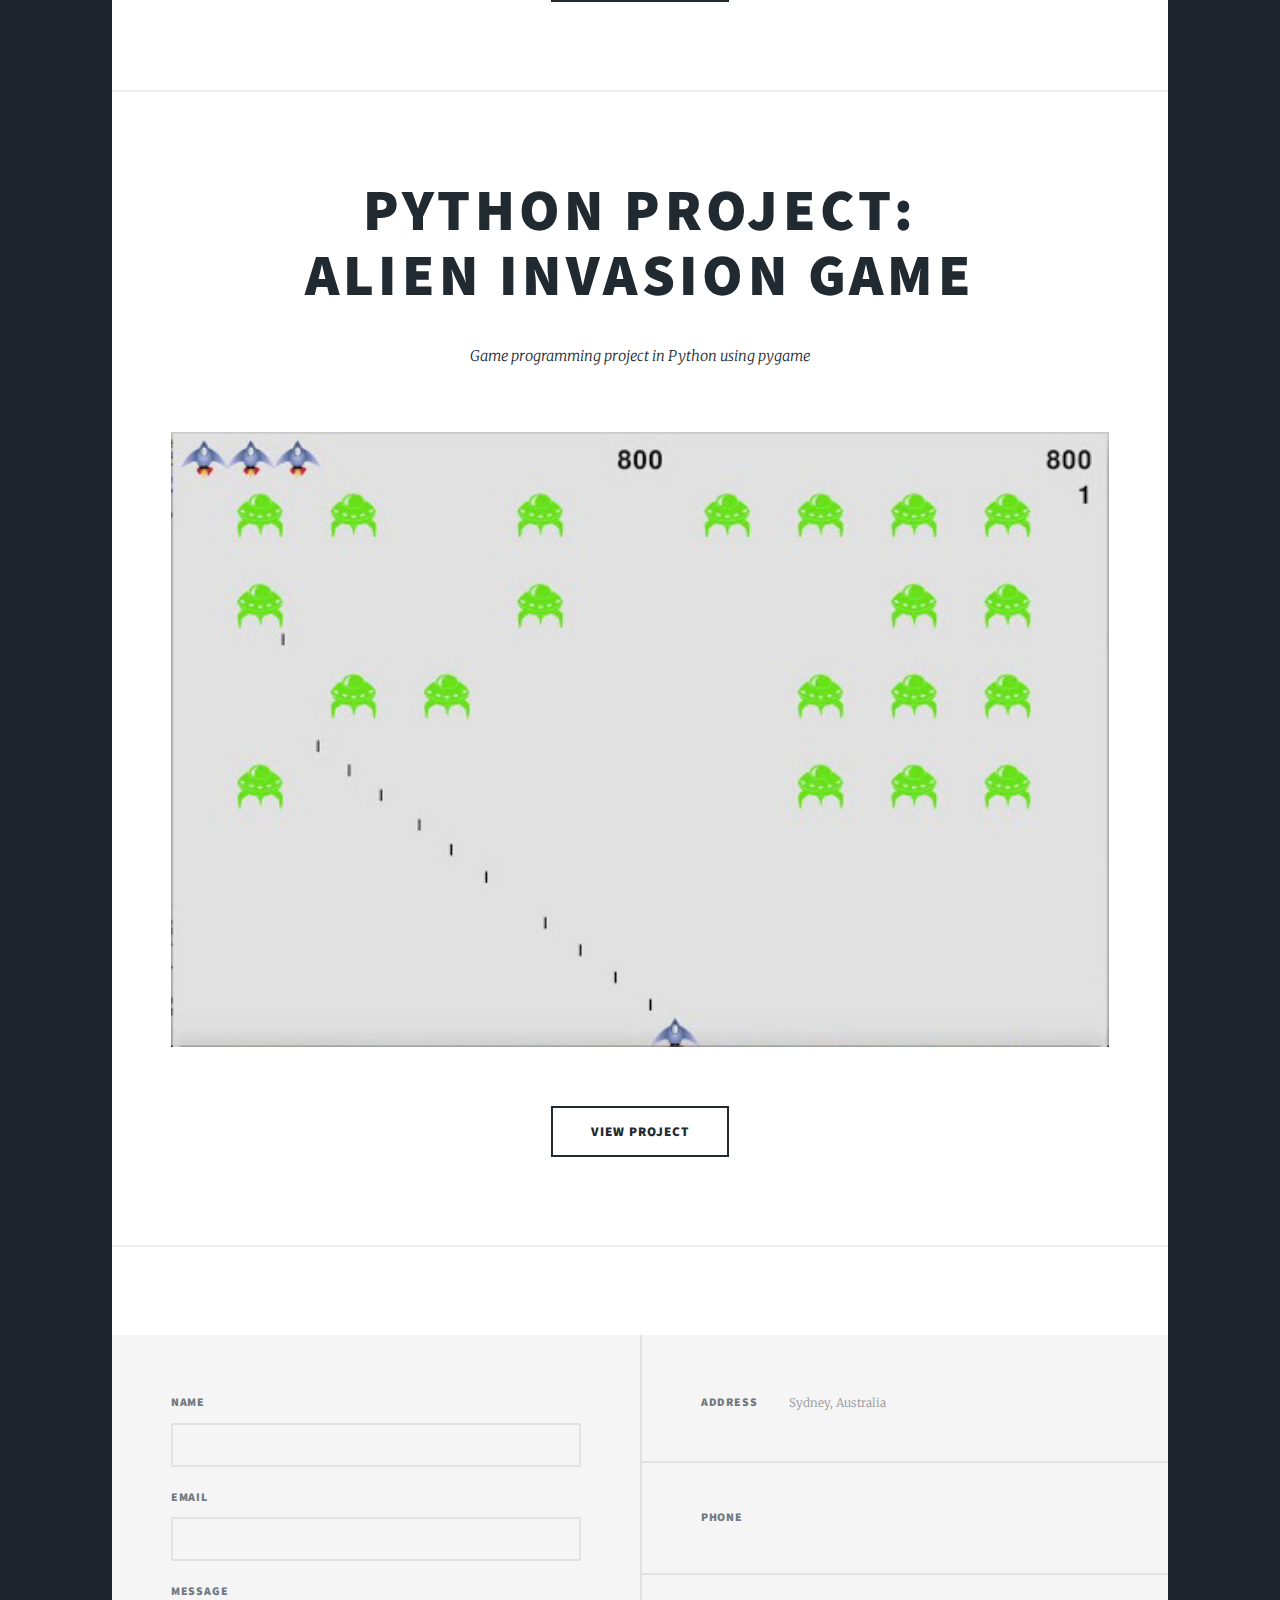
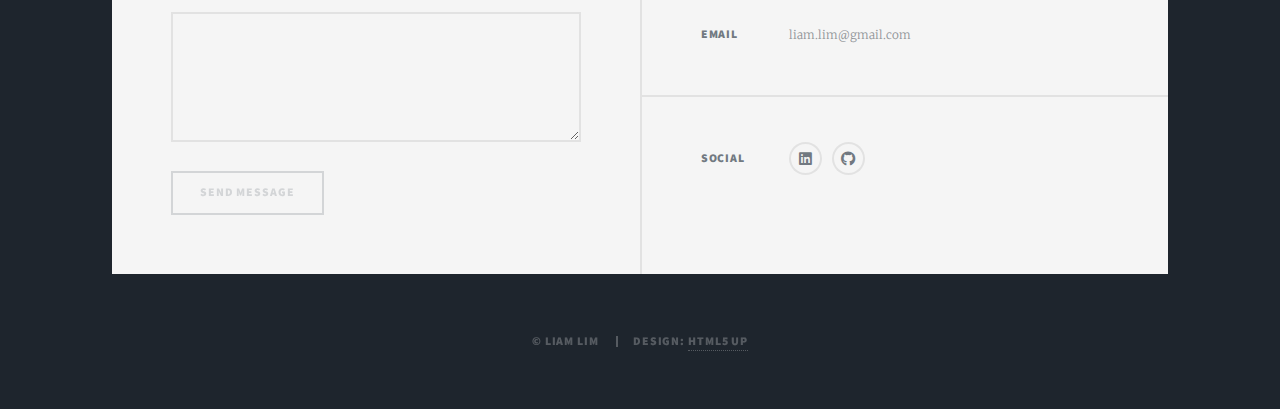
<file: python-projects.html>
<!DOCTYPE html>
<!--
	Massively by HTML5 UP
	html5up.net | @ajlkn
	Free for personal and commercial use under the CCA 3.0 license (html5up.net/license)
-->
<html>
  <head>
    <title>Liam Lim | Data Analyst | Data Engineer | AWS Solution Architect</title>
    <meta charset="utf-8" />
    <meta
      name="viewport"
      content="width=device-width, initial-scale=1, user-scalable=no"
    />
    <link rel="stylesheet" href="assets/css/main.css" />
    <noscript
      ><link rel="stylesheet" href="assets/css/noscript.css"
    /></noscript>
  </head>
  <body class="is-preload">
    <!-- Wrapper -->
    <div id="wrapper" class="fade-in">
      <!-- Intro -->
      <div id="intro">
        <h1>Liam Lim<br /></h1>
        <p>Microsoft Certified Data Analyst<br /> SQL / .NET / Python Developer</br>AWS Solution Architect Associate</p>
        <ul class="actions">
          <li>
            <a
              href="#header"
              class="button icon solid solo fa-arrow-down scrolly"
              >Continue</a
            >
          </li>
        </ul>
      </div>

      <!-- Header -->
      <header id="header">
        <a href="index.html" class="logo">Liam Lim</a>
      </header>

      <!-- Nav -->
      <nav id="nav">
        <ul class="links">
          <li>
            <a href="index.html">POWER BI</a>
          </li>
          <li>
            <a href="tableau.html">Tableau</a>
          </li>    
          <li>
            <a href="sql.html">SQL</a>
          </li>          
          <li>
            <a href="aws.html">AWS / DATA PIPELINE</a>
          </li>
          <li class="active">
            <a href="python-projects.html">PYTHON</a>
          </li>
          <li>
            <a href="dotnet-azure.html">.NET/AZURE</a>
          </li>
          <li>
            <a href="about.html">SKILLS</a>
          </li>
        </ul>
        <ul class="icons">
          <li>
            <a
              target="_blank"
              href="https://www.linkedin.com/in/liam-lim-8b0286122/"
              class="icon brands fa-linkedin"
            >
              <span class="label">fa-linkedin</span>
            </a>
          </li>
          <li>
            <a
              target="_blank"
              href="https://github.com/limliam"
              class="icon brands fa-github"
            >
              <span class="label">GitHub</span>
            </a>
          </li>
        </ul>
      </nav>

      <!-- Main -->
      <div id="main">

        <!-- Featured Post -->
        <article class="post featured">
          <header class="major">
            <h2>
              <a target="_blank" 
                href="https://medium.com/@liam.lim/data-analysis-project-1-exploratory-data-analysis-eda-with-python-3b0bd40332b1"
                >PROJECT: Exploratory Data Analysis (EDA) using Python and Pandas<br />
              </a>
            </h2>
            <p>
              A comprehensive exploration of the dataset to understand its structure, patterns, and relationships<br />
            </p>
          </header>
          <a target="_blank" 
            href="https://medium.com/@liam.lim/data-analysis-project-1-exploratory-data-analysis-eda-with-python-3b0bd40332b1"
            class="image main"
            ><img src="images/eda-python.png" alt=""
          /></a>
          <ul class="actions special">
            <li>
              <a target="_blank" 
                href="https://medium.com/@liam.lim/data-analysis-project-1-exploratory-data-analysis-eda-with-python-3b0bd40332b1"
                class="button large"
                >View Project</a
              >
            </li>
          </ul>
        </article>
        
        <!-- Featured Post -->
        <article class="post featured">
          <header class="major">
            <h2>
              <a target="_blank" 
                href="https://medium.com/@liam.lim/nyc-yellow-taxi-trip-record-analysis-7eb389a0470c"
                >Python / Power BI Project: NYC Taxi Trip Analysis<br />
              </a>
            </h2>
            <p>
              End-to-End Data Analysis Project using Python (Pandas), Power BI and Power Query<br />
            </p>
          </header>
          <a target="_blank" 
            href="https://medium.com/@liam.lim/nyc-yellow-taxi-trip-record-analysis-7eb389a0470c"
            class="image main"
            ><img src="images/yellow-taxi-trip.png" alt=""
          /></a>
          <ul class="actions special">
            <li>
              <a target="_blank" 
                href="https://medium.com/@liam.lim/nyc-yellow-taxi-trip-record-analysis-7eb389a0470c"
                class="button large"
                >View Project</a
              >
            </li>
          </ul>
        </article>

        <!-- Featured Post -->
        <article class="post featured">
          <header class="major">
            <h2>
              <a target="_blank" 
                href="https://medium.com/@liam.lim/data-engineering-project-1-data-wrangling-with-python-077f7cd0912b"
                >PROJECT: Data Wrangling with Python and Pandas<br />
              </a>
            </h2>
            <p>
              Data Wrangling, a critical step in the data engineering pipeline<br />
            </p>
          </header>
          <a target="_blank" 
            href="https://medium.com/@liam.lim/data-engineering-project-1-data-wrangling-with-python-077f7cd0912b"
            class="image main"
            ><img src="images/data-wrangling-python.png" alt=""
          /></a>
          <ul class="actions special">
            <li>
              <a target="_blank" 
                href="https://medium.com/@liam.lim/data-engineering-project-1-data-wrangling-with-python-077f7cd0912b"
                class="button large"
                >View Project</a
              >
            </li>
          </ul>
        </article>

        <!-- Featured Post -->
        <article class="post featured">
          <header class="major">
            <h2>
              <a target="_blank" 
                href="https://github.com/limliam/data-engineering-analysis-projects/blob/08b419d0b1ed8004a0ad658155bb30da3dd3a99f/DE-Webscraping/webscraping-sapcex-falcon9-launch-records.ipynb"
                >PROJECT: Web Scraping with Python and Pandas<br />
              </a>
            </h2>
            <p>
              Web scraping Falcon 9 and Falcon Heavy Launches Records from Wikipedia<br />
            </p>
          </header>
          <a target="_blank" 
            href="https://github.com/limliam/data-engineering-analysis-projects/blob/08b419d0b1ed8004a0ad658155bb30da3dd3a99f/DE-Webscraping/webscraping-sapcex-falcon9-launch-records.ipynb"
            class="image main"
            ><img src="images/Falcon9_rocket_family.svg" alt=""
          /></a>
          <ul class="actions special">
            <li>
              <a target="_blank" 
                href="https://github.com/limliam/data-engineering-analysis-projects/blob/08b419d0b1ed8004a0ad658155bb30da3dd3a99f/DE-Webscraping/webscraping-sapcex-falcon9-launch-records.ipynb"
                class="button large"
                >View Project</a
              >
            </li>
          </ul>
        </article>

        <!-- Featured Post -->
        <article class="post featured">
          <header class="major">
            <h2>
              <a target="_blank" 
                href="https://github.com/limliam/alien-invasion-python"
                >Python PROJECT:<br/>Alien Invasion Game<br />
              </a>
            </h2>
            <p>
              Game programming project in Python using pygame<br />
            </p>
          </header>
          <a target="_blank" 
            href="https://github.com/limliam/alien-invasion-python"
            class="image main"
            ><img src="images/alien-invasion.jpg" alt=""
          /></a>
          <ul class="actions special">
            <li>
              <a target="_blank" 
                href="https://github.com/limliam/alien-invasion-python"
                class="button large"
                >View Project</a
              >
            </li>
          </ul>
        </article>

        <!-- Footer -->
        <footer>
        </footer>
      </div>

      <!-- Footer -->
      <footer id="footer">
        <section>
          <form method="post" action="#">
            <div class="fields">
              <div class="field">
                <label for="name">Name</label>
                <input type="text" name="name" id="name" />
              </div>
              <div class="field">
                <label for="email">Email</label>
                <input type="text" name="email" id="email" />
              </div>
              <div class="field">
                <label for="message">Message</label>
                <textarea name="message" id="message" rows="3"></textarea>
              </div>
            </div>
            <ul class="actions">
              <li><input type="submit" disabled="true" value="Send Message" /></li>
            </ul>
          </form>
        </section>
        <section class="split contact">
          <section class="alt">
            <h3>Address</h3>
            <p>
              Sydney, Australia
            </p>
          </section>
          <section>
            <h3>Phone</h3>
            <p></p>
          </section>
          <section>
            <h3>Email</h3>
            <p>liam.lim@gmail.com</a></p>
          </section>
          <section>
            <h3>Social</h3>
            <ul class="icons alt">
              <li>
            <a target="_blank"
              href="https://www.linkedin.com/in/liam-lim-8b0286122/"
              class="icon brands fa-linkedin"
            >
              <span class="label">fa-linkedin</span>
            </a>
          </li>
          <li>
            <a target="_blank" 
              href="https://github.com/limliam" class="icon brands fa-github">
              <span class="label">GitHub</span>
            </a>
          </li>
            </ul>
          </section>
        </section>
      </footer>

      <!-- Copyright -->
      <div id="copyright">
        <ul>
          <li>&copy; Liam Lim</li>
          <li>Design: <a href="https://html5up.net">HTML5 UP</a></li>
        </ul>
      </div>
    </div>

    <!-- Scripts -->
    <script src="assets/js/jquery.min.js"></script>
    <script src="assets/js/jquery.scrollex.min.js"></script>
    <script src="assets/js/jquery.scrolly.min.js"></script>
    <script src="assets/js/browser.min.js"></script>
    <script src="assets/js/breakpoints.min.js"></script>
    <script src="assets/js/util.js"></script>
    <script src="assets/js/main.js"></script>
  </body>
</html>
</file>
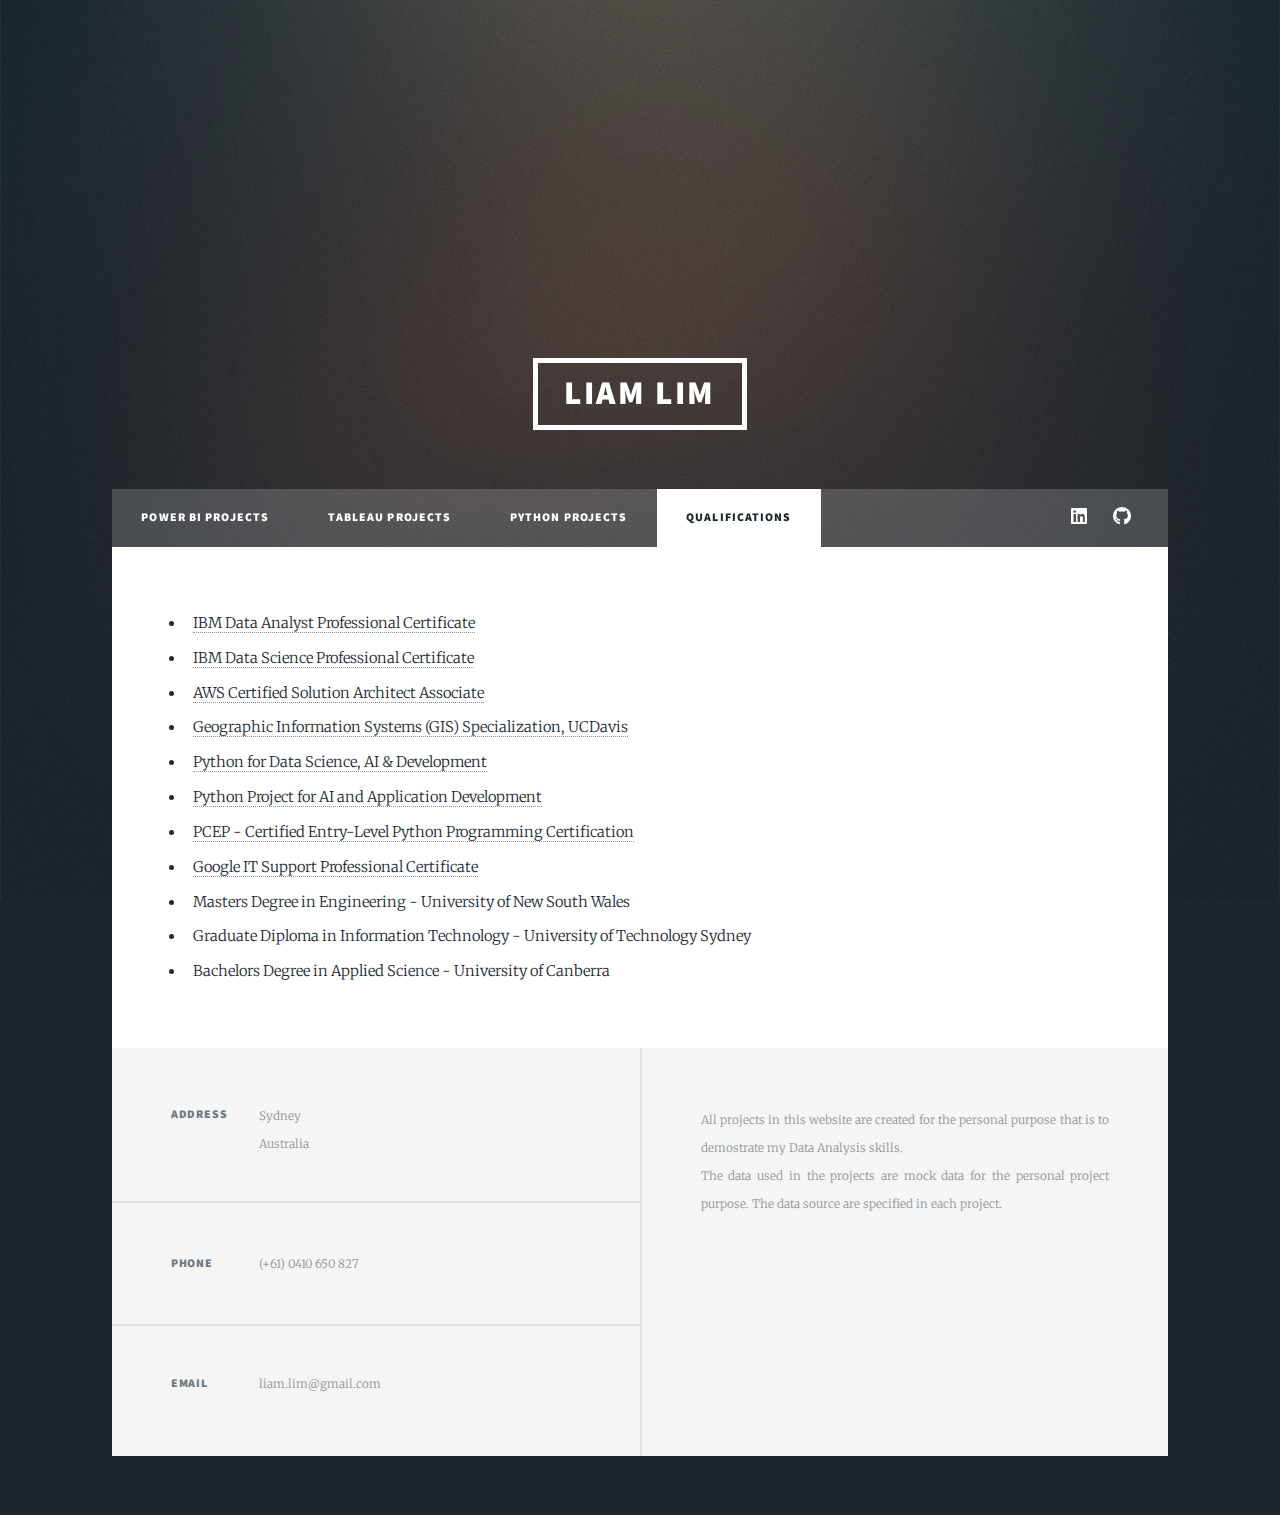
<file: qualifications.html>
<!DOCTYPE html>
<!--
	Massively by HTML5 UP
	html5up.net | @ajlkn
	Free for personal and commercial use under the CCA 3.0 license (html5up.net/license)
-->
<html>
  <head>
    <title>Liam Lim - Data Anlayst | Developer</title>
    <meta charset="utf-8" />
    <meta
      name="viewport"
      content="width=device-width, initial-scale=1, user-scalable=no"
    />
    <link rel="stylesheet" href="assets/css/main.css" />
    <noscript
      ><link rel="stylesheet" href="assets/css/noscript.css"
    /></noscript>
  </head>
  <body class="is-preload">
    <!-- Wrapper -->
    <div id="wrapper" class="fade-in">
      <!-- Intro -->
      <div id="intro">
        <h1>Liam Lim<br /></h1>
        <p>Data Anlayst / Python Developer</p>
        <p>Python, SQL, Power BI, Tableau, ArcGIS Pro</p>
        <ul class="actions">
          <li>
            <a
              href="#header"
              class="button icon solid solo fa-arrow-down scrolly"
              >Continue</a
            >
          </li>
        </ul>
      </div>

      <!-- Header -->
      <header id="header">
        <a href="index.html" class="logo">Liam Lim</a>
      </header>

      <!-- Nav -->
      <nav id="nav">
        <ul class="links">
          <li><a href="index.html">Power BI Projects</a></li>
          <li>
            <a
              target="_blank"
              href="https://public.tableau.com/app/profile/liam.lim3286/vizzes"
              >Tableau Projects</a
            >
          </li>
          <li>
            <a
              target="_blank"
              href="https://github.com/limliam?tab=repositories"
              >Python Projects</a
            >
          </li>
          <li class="active">
            <a href="qualifications.html">Qualifications</a>
          </li>
        </ul>
        <ul class="icons">
          <li>
            <a
              href="https://www.linkedin.com/in/liam-lim-8b0286122/"
              class="icon brands fa-linkedin"
            >
              <span class="label">fa-linkedin</span>
            </a>
          </li>
          <li>
            <a href="https://github.com/limliam" class="icon brands fa-github">
              <span class="label">GitHub</span>
            </a>
          </li>
        </ul>
      </nav>

      <!-- Main -->
      <div id="main">
        <!-- Posts -->
        <section class="">
          <div class="row">
            <div>
              <ul>
                <li>
                  <a
                    href="https://www.coursera.org/account/accomplishments/specialization/certificate/WNYCM9UY7LLH"
                  >
                    IBM Data Analyst Professional Certificate</a
                  >
                </li>
                <li>
                  <a
                    href="https://www.coursera.org/account/accomplishments/specialization/certificate/PX3BARHM53VF"
                  >
                    IBM Data Science Professional Certificate</a
                  >
                </li>
                <li>
                  <a
                    href="https://www.credly.com/badges/dc3bab8d-7120-4c85-bb83-f308e1bb31d1"
                  >
                    AWS Certified Solution Architect Associate</a
                  >
                </li>
                <li>
                  <a
                    href="https://www.coursera.org/account/accomplishments/specialization/certificate/FQX8QJQCKG4T"
                  >
                    Geographic Information Systems (GIS) Specialization,
                    UCDavis</a
                  >
                </li>
                <li>
                  <a
                    href="https://www.coursera.org/account/accomplishments/certificate/RFHVX7SNYDBL"
                  >
                    Python for Data Science, AI & Development</a
                  >
                </li>
                <li>
                  <a
                    href="https://www.credly.com/badges/cb42ce39-85ea-465c-99af-0589b9bbf70b"
                  >
                    Python Project for AI and Application Development</a
                  >
                </li>
                <li>
                  <a
                    href="https://www.credly.com/badges/5900c2b6-ae10-4330-a3cd-c325e98dbb73"
                  >
                    PCEP - Certified Entry-Level Python Programming
                    Certification</a
                  >
                </li>
                <li>
                  <a
                    href="https://www.credly.com/badges/34e50b7b-8ede-4ed8-95a7-d7bb19420b3b"
                  >
                    Google IT Support Professional Certificate</a
                  >
                </li>
                <li>
                  Masters Degree in Engineering - University of New South Wales
                </li>
                <li>
                  Graduate Diploma in Information Technology - University of
                  Technology Sydney
                </li>
                <li>
                  Bachelors Degree in Applied Science - University of Canberra
                </li>
              </ul>
            </div>
          </div>
        </section>

        <!-- Footer -->
      </div>

      <!-- Footer -->
      <footer id="footer">
        <section class="split contact">
          <section class="alt">
            <h3>Address</h3>
            <p>
              Sydney<br />
              Australia
            </p>
          </section>
          <section>
            <h3>Phone</h3>
            <p>(+61) 0410 650 827</p>
          </section>
          <section>
            <h3>Email</h3>
            <p>liam.lim@gmail.com</p>
          </section>
        </section>
        <section>
          <p>
            All projects in this website are created for the personal purpose
            that is to demostrate my Data Analysis skills.<br />
            The data used in the projects are mock data for the personal project
            purpose. The data source are specified in each project.
          </p>
        </section>
      </footer>

      <!-- Copyright -->
      <div id="copyright"></div>
    </div>

    <!-- Scripts -->
    <script src="assets/js/jquery.min.js"></script>
    <script src="assets/js/jquery.scrollex.min.js"></script>
    <script src="assets/js/jquery.scrolly.min.js"></script>
    <script src="assets/js/browser.min.js"></script>
    <script src="assets/js/breakpoints.min.js"></script>
    <script src="assets/js/util.js"></script>
    <script src="assets/js/main.js"></script>
  </body>
</html>
</file>
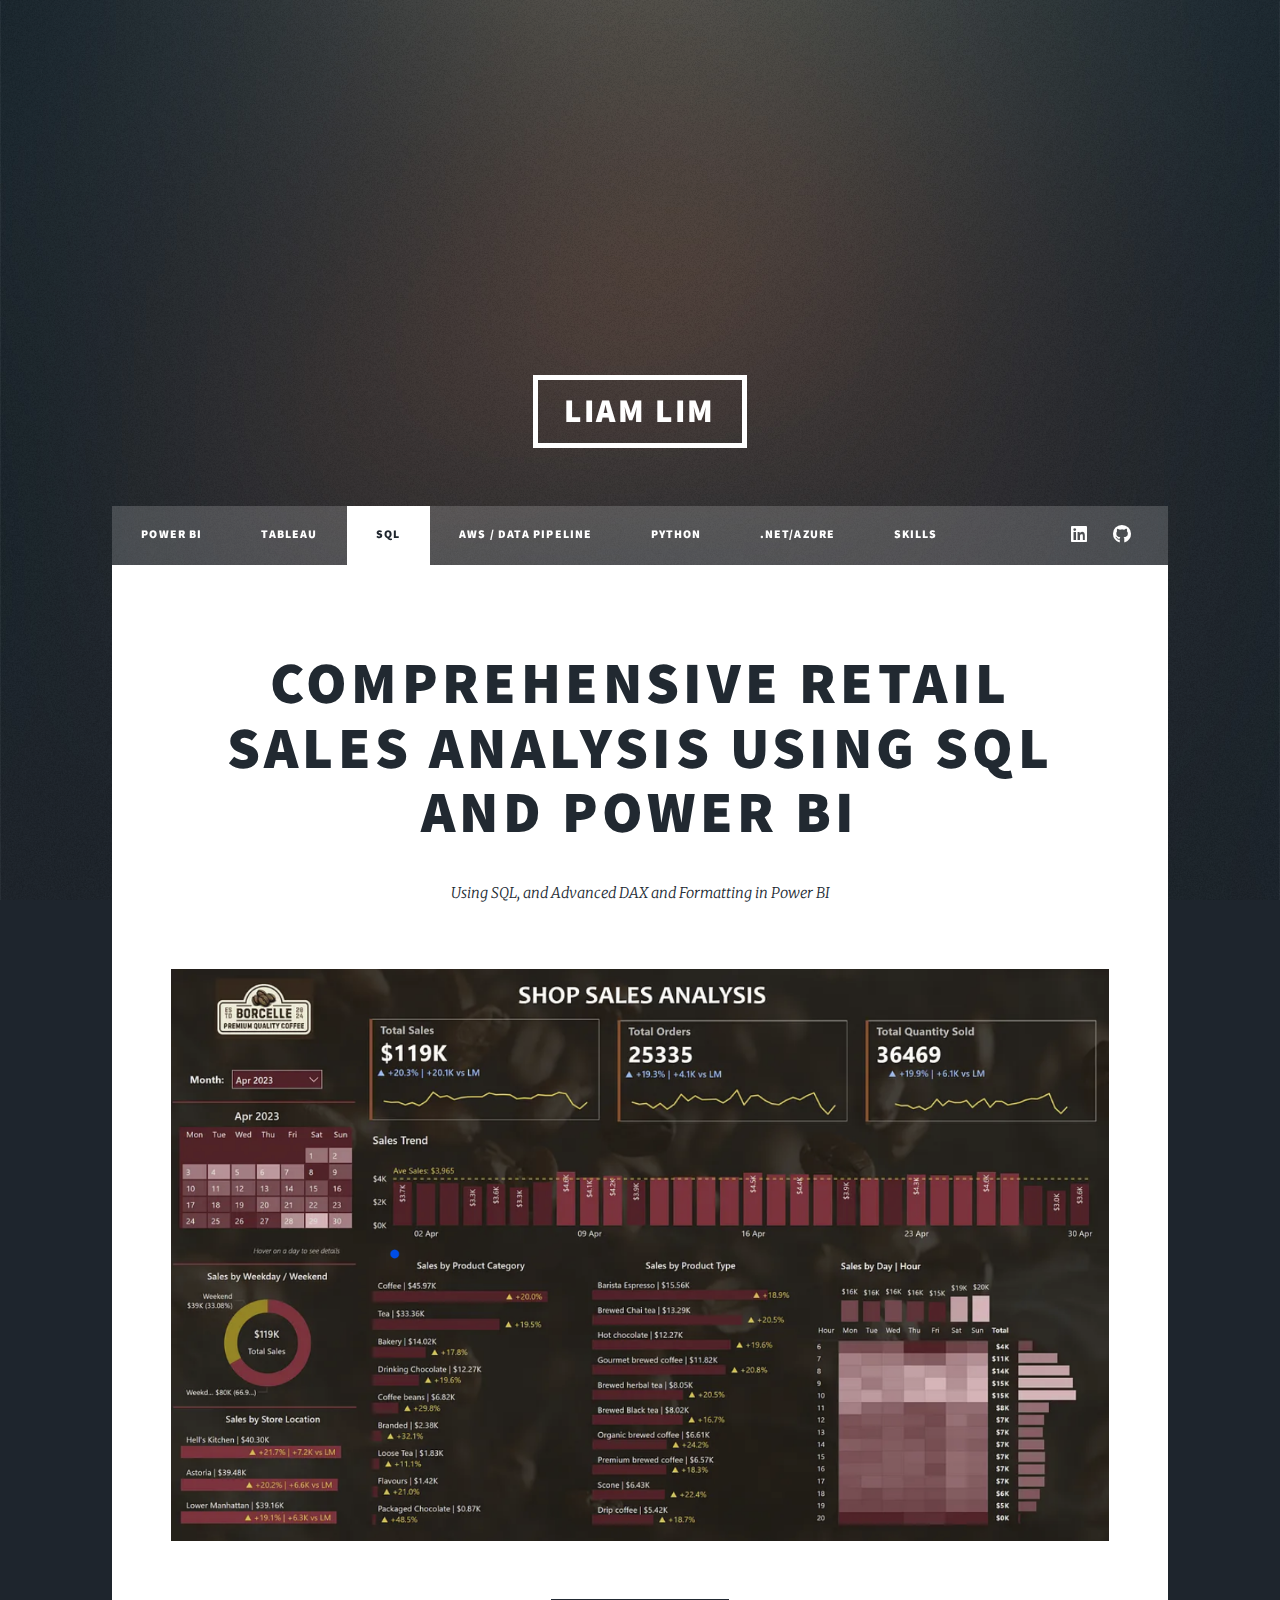
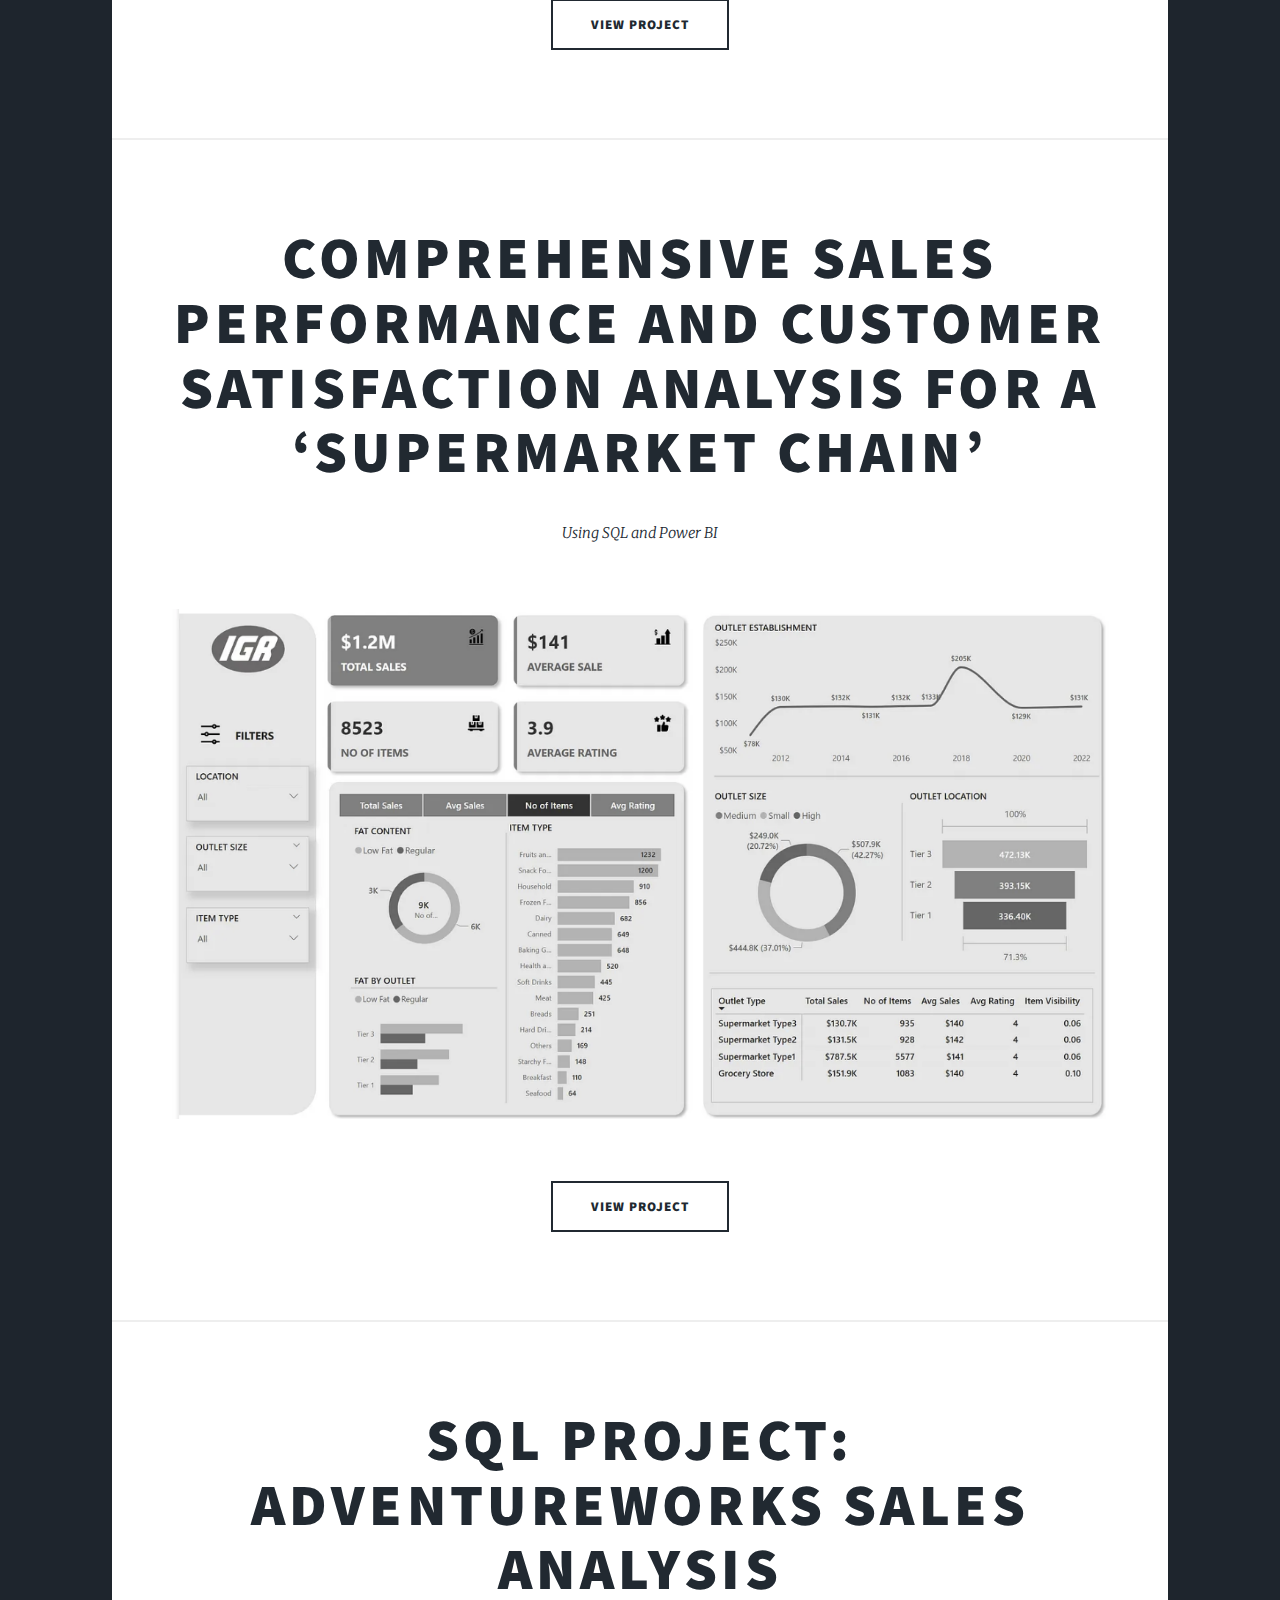
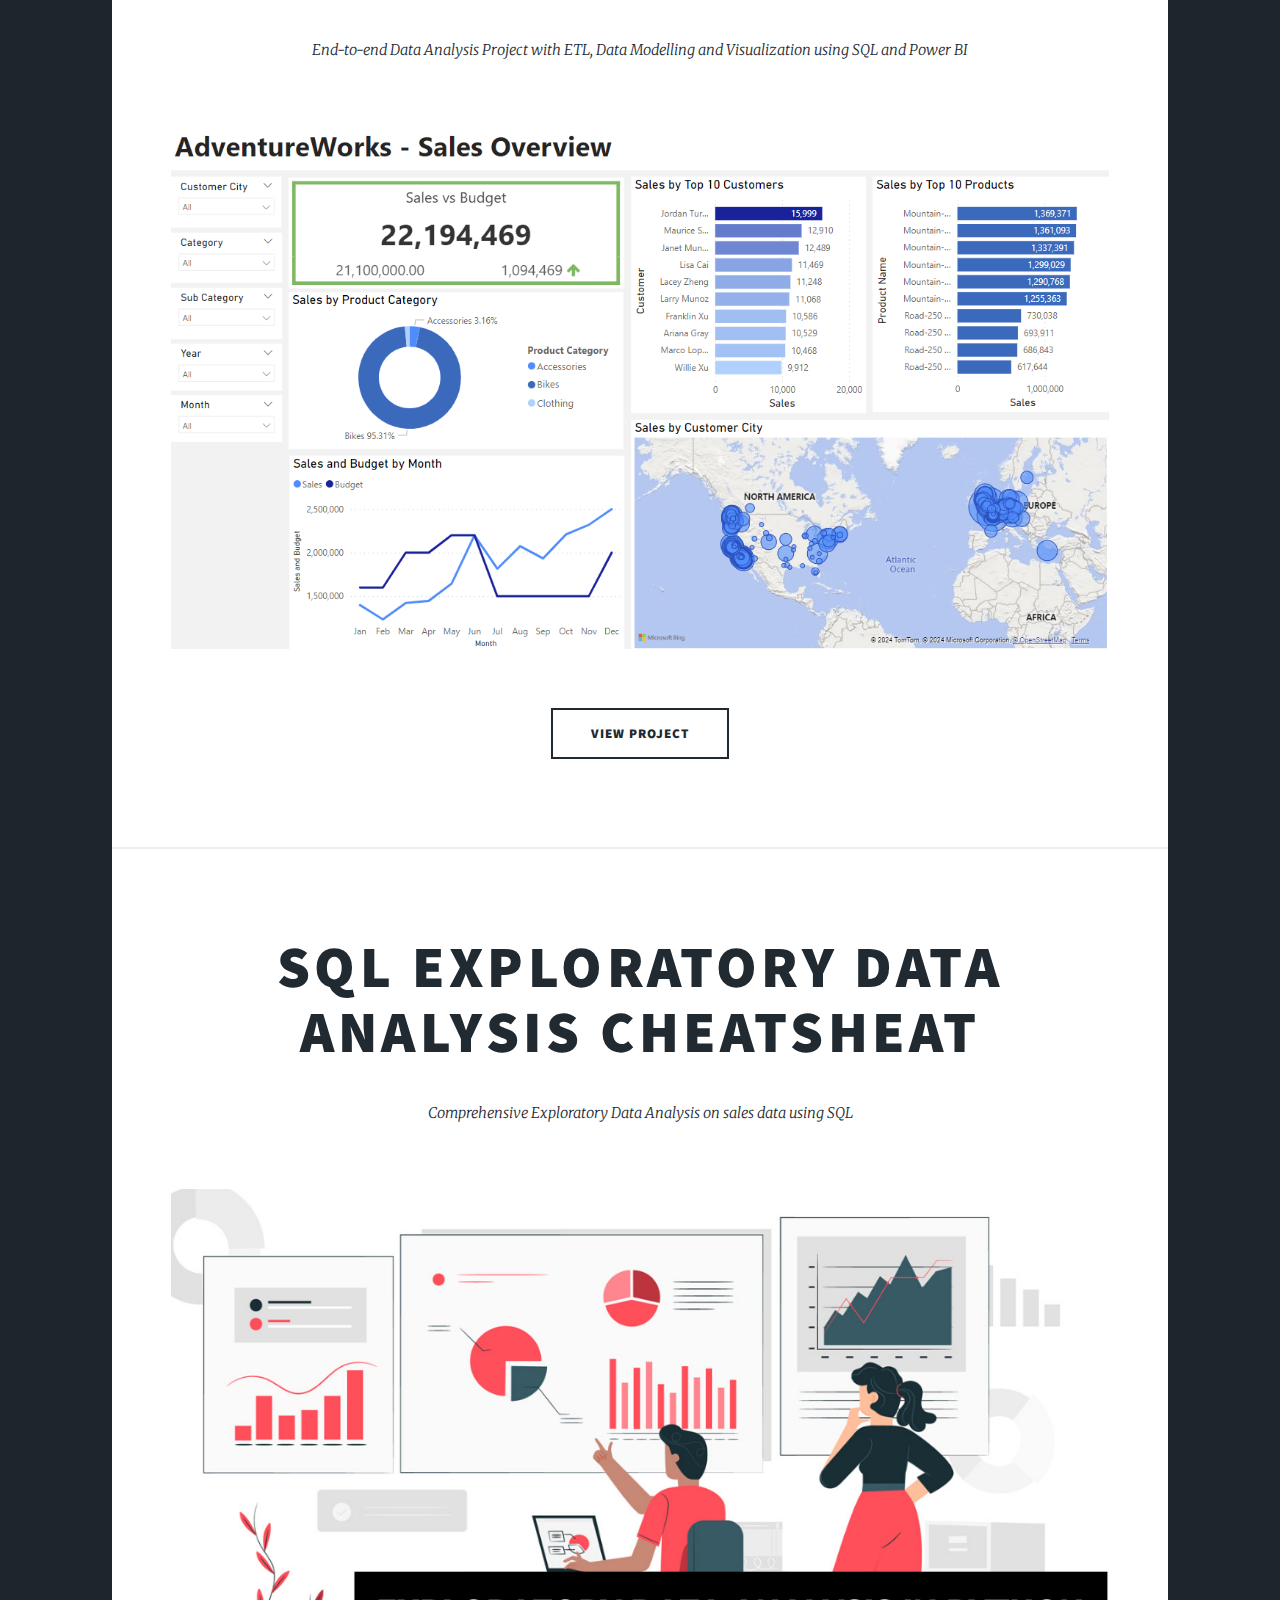
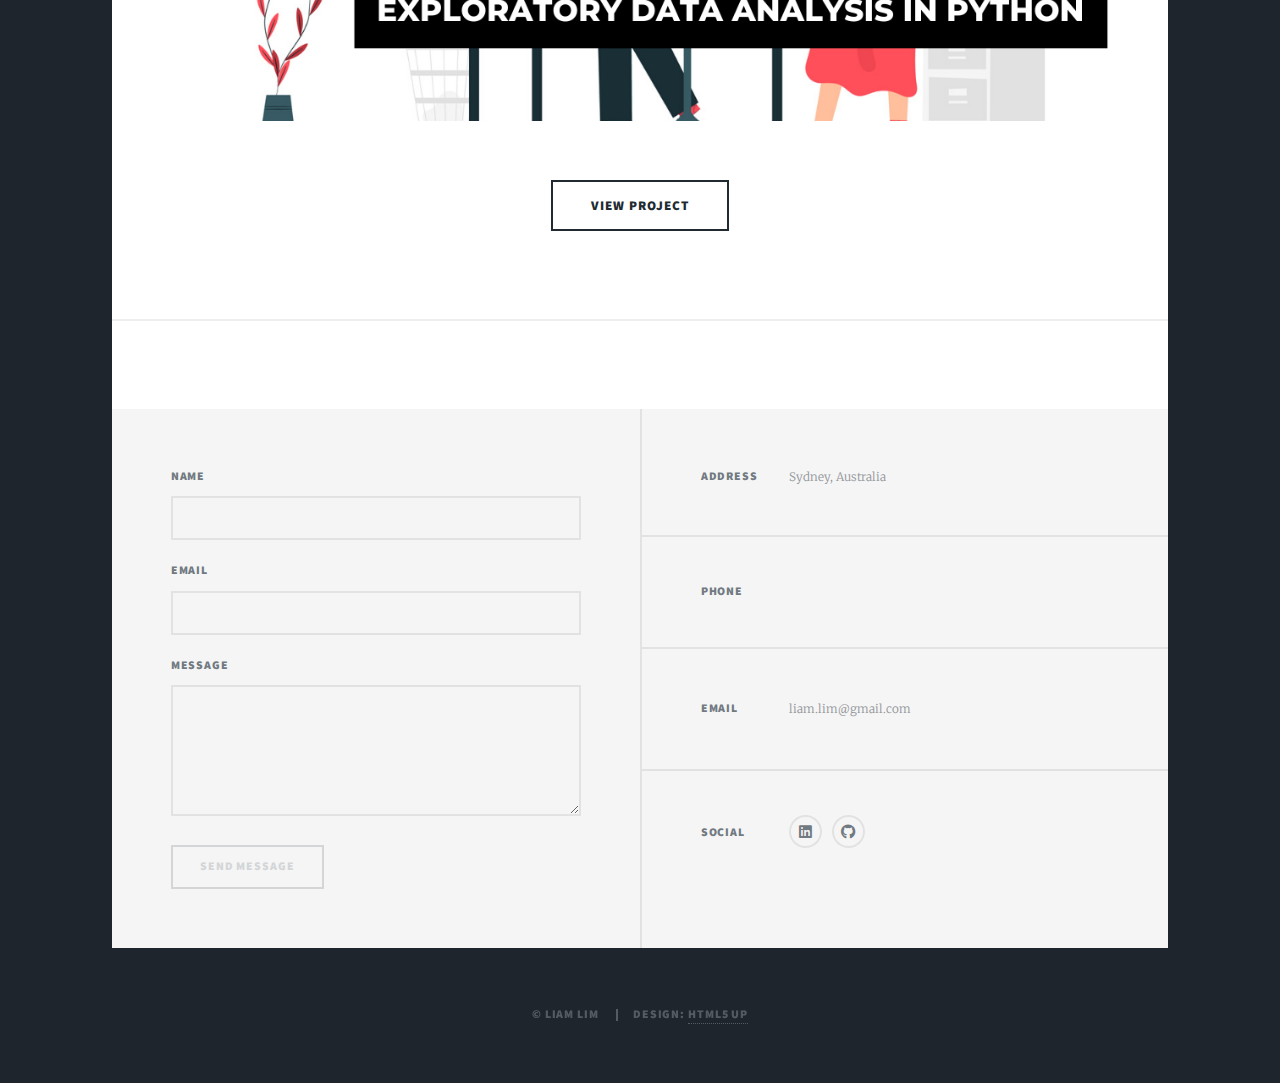
<file: sql.html>
<!DOCTYPE html>
<!--
	Massively by HTML5 UP
	html5up.net | @ajlkn
	Free for personal and commercial use under the CCA 3.0 license (html5up.net/license)
-->
<html>
  <head>
    <title>Liam Lim | Data Analyst | Data Engineer | AWS Solution Architect</title>
    <meta charset="utf-8" />
    <meta
      name="viewport"
      content="width=device-width, initial-scale=1, user-scalable=no"
    />
    <link rel="stylesheet" href="assets/css/main.css" />
    <noscript
      ><link rel="stylesheet" href="assets/css/noscript.css"
    /></noscript>
  </head>
  <body class="is-preload">
    <!-- Wrapper -->
    <div id="wrapper" class="fade-in">
      <!-- Intro -->
      <div id="intro">
        <h1>Liam Lim<br /></h1>
        <p>Microsoft Certified Data Analyst<br /> SQL / .NET / Python Developer</br>AWS Solution Architect Associate</p>
        <ul class="actions">
          <li>
            <a
              href="#header"
              class="button icon solid solo fa-arrow-down scrolly"
              >Continue</a
            >
          </li>
        </ul>
      </div>

      <!-- Header -->
      <header id="header">
        <a href="index.html" class="logo">Liam Lim</a>
      </header>
        
      <nav id="nav">
        <ul class="links">
          <li>
            <a href="index.html">POWER BI</a>
          </li>
          <li>
            <a href="tableau.html">Tableau</a>
          </li>        
          <li class="active">
            <a href="sql.html">SQL</a>
          </li>          
          <li>
            <a href="aws.html">AWS / DATA PIPELINE</a>
          </li>
          <li><a href="python-projects.html">PYTHON</a></li>
          <li><a href="dotnet-azure.html">.NET/AZURE</a></li>
          <li>
            <a href="about.html">SKILLS</a>
          </li>
        </ul>

        <ul class="icons">
          <li>
            <a
              target="_blank"
              href="https://www.linkedin.com/in/liam-lim-8b0286122/"
              class="icon brands fa-linkedin"
            >
              <span class="label">fa-linkedin</span>
            </a>
          </li>
          <li>
            <a
              target="_blank"
              href="https://github.com/limliam"
              class="icon brands fa-github"
            >
              <span class="label">GitHub</span>
            </a>
          </li>
        </ul>
      </nav>

      <!-- Main -->
      <div id="main">


        <!-- Featured Post -->
        <article class="post featured">
          <header class="major">
            <h2>
              <a target="_blank" 
                href="https://medium.com/@liam.lim/shop-sales-analyses-using-power-bi-advanced-dax-and-formatting-757ccc932422"
                >Comprehensive Retail Sales Analysis using SQL and Power BI<br />
              </a>
            </h2>
            <p>Using SQL, and Advanced DAX and Formatting in Power BI<br />
            </p>
          </header>
          <a target="_blank" 
            href="https://medium.com/@liam.lim/shop-sales-analyses-using-power-bi-advanced-dax-and-formatting-757ccc932422"
            class="image main"
            ><img src="images/coffee-shop-sales-analysis.png" alt=""
          /></a>
          <ul class="actions special">
            <li>
              <a target="_blank" 
                href="https://medium.com/@liam.lim/shop-sales-analyses-using-power-bi-advanced-dax-and-formatting-757ccc932422"
                class="button large"
                >View Project</a>
            </li>
          </ul>
        </article>

        <!-- Featured Post -->
        <article class="post featured">
          <header class="major">
            <h2>
              <a target="_blank" 
                href="https://medium.com/@liam.lim/comprehensive-sales-performance-and-customer-satisfaction-analysis-for-supermarket-chain-using-0333f99e2128"
                >Comprehensive Sales Performance and Customer Satisfaction Analysis for a ‘Supermarket Chain’<br />
              </a>
            </h2>
            <p>
               Using SQL and Power BI<br />
            </p>
          </header>
          <a target="_blank" 
            href="https://medium.com/@liam.lim/comprehensive-sales-performance-and-customer-satisfaction-analysis-for-supermarket-chain-using-0333f99e2128"
            class="image main"
            ><img src="images/IGB-dashboard.png" alt=""
          /></a>
          <ul class="actions special">
            <li>
              <a target="_blank" 
                href="https://medium.com/@liam.lim/comprehensive-sales-performance-and-customer-satisfaction-analysis-for-supermarket-chain-using-0333f99e2128"
                class="button large"
                >View Project</a
              >
            </li>
          </ul>
        </article>

        <!-- Featured Post -->
        <article class="post featured">
          <header class="major">
            <h2>
              <a target="_blank" 
                href="https://medium.com/@liam.lim/project-adventureworks-sales-report-end-to-end-data-analysis-from-etl-data-modelling-and-5a447f990e9c"
                >SQL Project: AdventureWorks Sales Analysis<br />
              </a>
            </h2>
            <p>
              End-to-end Data Analysis Project with ETL, Data Modelling and
              Visualization using SQL and Power BI<br />
            </p>
          </header>
          <a target="_blank" 
            href="https://medium.com/@liam.lim/project-adventureworks-sales-report-end-to-end-data-analysis-from-etl-data-modelling-and-5a447f990e9c"
            class="image main"
            ><img src="images/adventureworks-salesoverview.png" alt=""
          /></a>
          <ul class="actions special">
            <li>
              <a target="_blank" 
                href="https://medium.com/@liam.lim/project-adventureworks-sales-report-end-to-end-data-analysis-from-etl-data-modelling-and-5a447f990e9c"
                class="button large"
                >View Project</a
              >
            </li>
          </ul>
        </article>

        <!-- Featured Post -->
        <article class="post featured">
          <header class="major">
            <h2>
              <a target="_blank" 
                href="https://medium.com/@liam.lim/sql-eda-129403621ad5"
                >SQL Exploratory Data Analysis CheatSheat<br />
              </a>
            </h2>
            <p>
              Comprehensive Exploratory Data Analysis on sales data using SQL
            </p>
          </header>
          <a target="_blank" 
            href="https://medium.com/@liam.lim/sql-eda-129403621ad5"
            class="image main"
            ><img src="images/eda-python.png" alt=""
          /></a>
          <ul class="actions special">
            <li>
              <a target="_blank" 
                href="https://medium.com/@liam.lim/sql-eda-129403621ad5"
                class="button large"
                >View Project</a
              >
            </li>
          </ul>
        </article>        

        <!-- Footer -->
        <footer>
        </footer>
      </div>

      <!-- Footer -->
      <footer id="footer">
        <section>
          <form method="post" action="#">
            <div class="fields">
              <div class="field">
                <label for="name">Name</label>
                <input type="text" name="name" id="name" />
              </div>
              <div class="field">
                <label for="email">Email</label>
                <input type="text" name="email" id="email" />
              </div>
              <div class="field">
                <label for="message">Message</label>
                <textarea name="message" id="message" rows="3"></textarea>
              </div>
            </div>
            <ul class="actions">
              <li><input type="submit" disabled="true" value="Send Message" /></li>
            </ul>
          </form>
        </section>
        <section class="split contact">
          <section class="alt">
            <h3>Address</h3>
            <p>
              Sydney, Australia
            </p>
          </section>
          <section>
            <h3>Phone</h3>
            <p></p>
          </section>
          <section>
            <h3>Email</h3>
            <p>liam.lim@gmail.com</a></p>
          </section>
          <section>
            <h3>Social</h3>
            <ul class="icons alt">
              <li>
            <a target="_blank"
              href="https://www.linkedin.com/in/liam-lim-8b0286122/"
              class="icon brands fa-linkedin"
            >
              <span class="label">fa-linkedin</span>
            </a>
          </li>
          <li>
            <a target="_blank" 
              href="https://github.com/limliam" class="icon brands fa-github">
              <span class="label">GitHub</span>
            </a>
          </li>
            </ul>
          </section>
        </section>
      </footer>

      <!-- Copyright -->
      <div id="copyright">
        <ul>
          <li>&copy; Liam Lim</li>
          <li>Design: <a href="https://html5up.net">HTML5 UP</a></li>
        </ul>
      </div>
    </div>

    <!-- Scripts -->
    <script src="assets/js/jquery.min.js"></script>
    <script src="assets/js/jquery.scrollex.min.js"></script>
    <script src="assets/js/jquery.scrolly.min.js"></script>
    <script src="assets/js/browser.min.js"></script>
    <script src="assets/js/breakpoints.min.js"></script>
    <script src="assets/js/util.js"></script>
    <script src="assets/js/main.js"></script>
  </body>
</html>
</file>
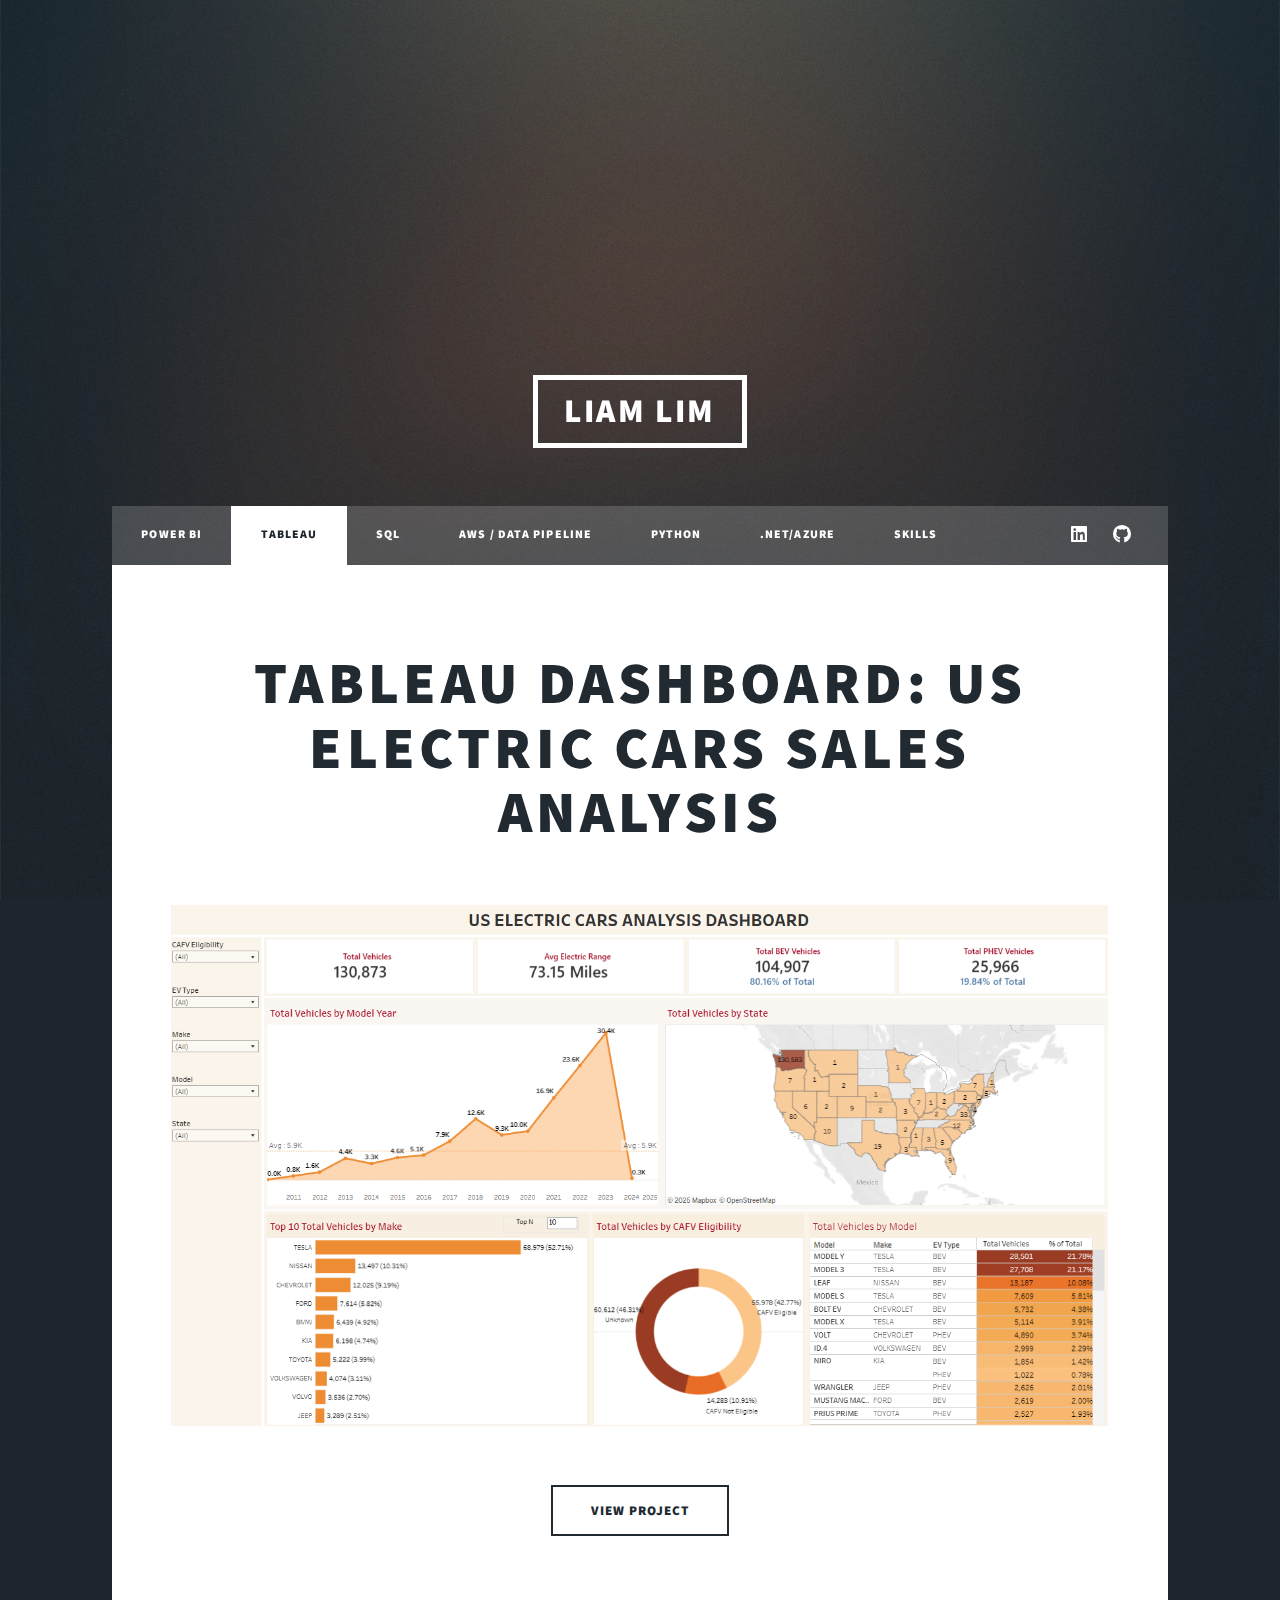
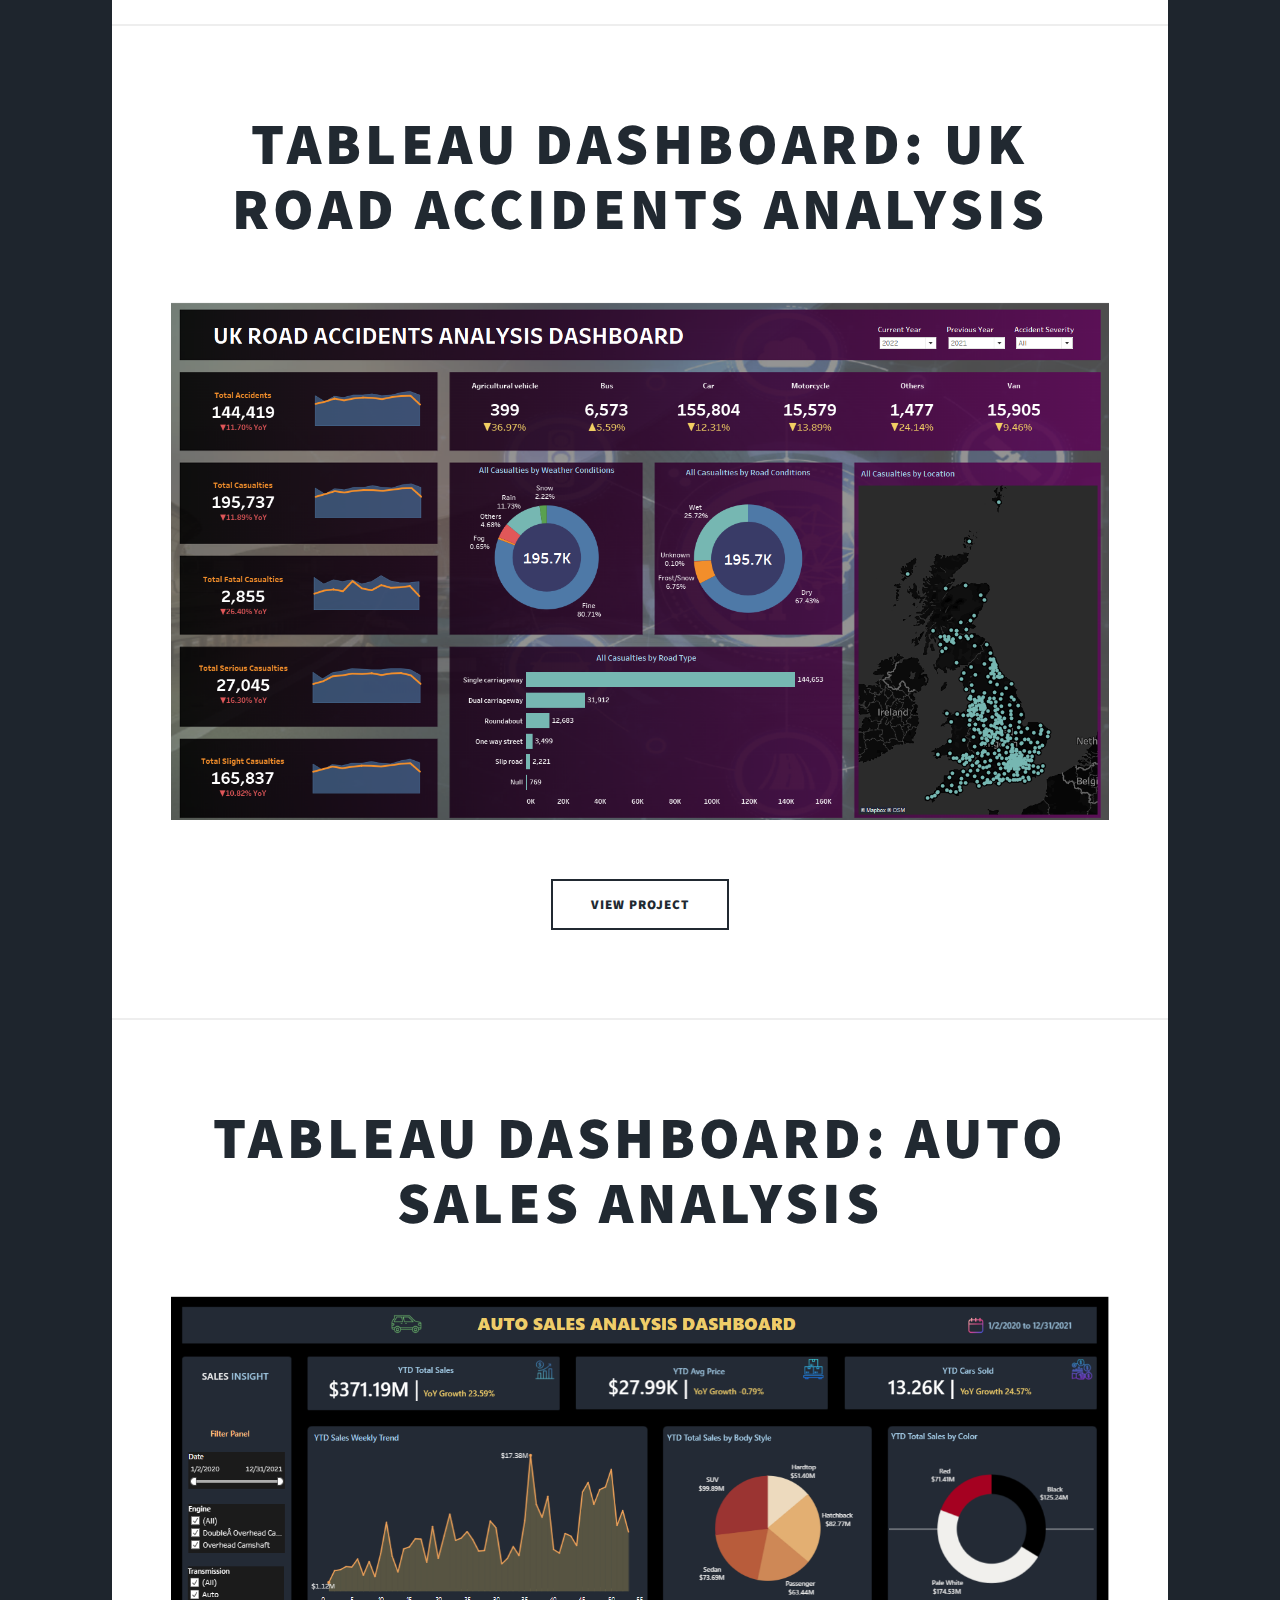
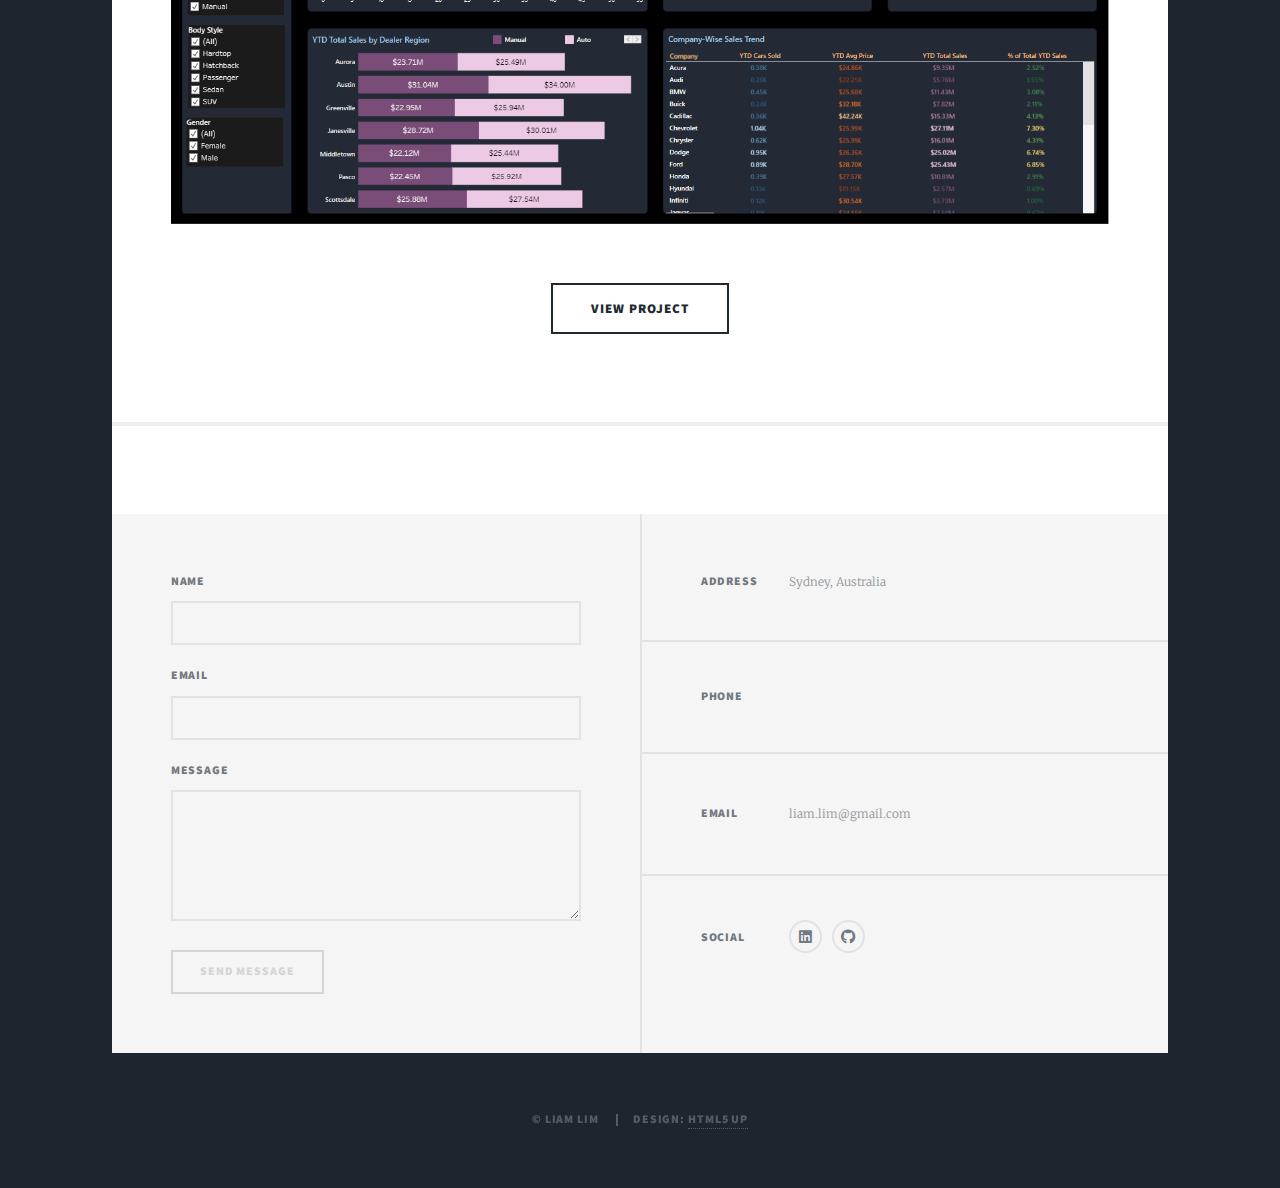
<file: tableau.html>
<!DOCTYPE html>
<!--
	Massively by HTML5 UP
	html5up.net | @ajlkn
	Free for personal and commercial use under the CCA 3.0 license (html5up.net/license)
-->
<html>
  <head>
    <title>Liam Lim | Data Analyst | Data Engineer | AWS Solution Architect</title>
    <meta charset="utf-8" />
    <meta
      name="viewport"
      content="width=device-width, initial-scale=1, user-scalable=no"
    />
    <link rel="stylesheet" href="assets/css/main.css" />
    <noscript
      ><link rel="stylesheet" href="assets/css/noscript.css"
    /></noscript>
  </head>
  <body class="is-preload">
    <!-- Wrapper -->
    <div id="wrapper" class="fade-in">
      <!-- Intro -->
      <div id="intro">
        <h1>Liam Lim<br /></h1>
        <p>Microsoft Certified Data Analyst<br /> SQL / .NET / Python Developer</br>AWS Solution Architect Associate</p>
        <ul class="actions">
          <li>
            <a
              href="#header"
              class="button icon solid solo fa-arrow-down scrolly"
              >Continue</a
            >
          </li>
        </ul>
      </div>

      <!-- Header -->
      <header id="header">
        <a href="index.html" class="logo">Liam Lim</a>
      </header>

      <!-- Nav -->
      <nav id="nav">
        <ul class="links">
          <li>
            <a href="index.html">POWER BI</a>
          </li>
          <li class="active">
            <a href="tableau.html">Tableau</a>
          </li>          
          <li>
            <a href="sql.html">SQL</a>
          </li>          
          <li>
            <a href="aws.html">AWS / DATA PIPELINE</a>
          </li>
          <li><a href="python-projects.html">PYTHON</a></li>
          <li><a href="dotnet-azure.html">.NET/AZURE</a></li>
          <li>
            <a href="about.html">SKILLS</a>
          </li>
        </ul>
        <ul class="icons">
          <li>
            <a
              target="_blank"
              href="https://www.linkedin.com/in/liam-lim-8b0286122/"
              class="icon brands fa-linkedin"
            >
              <span class="label">fa-linkedin</span>
            </a>
          </li>
          <li>
            <a
              target="_blank"
              href="https://github.com/limliam"
              class="icon brands fa-github"
            >
              <span class="label">GitHub</span>
            </a>
          </li>
        </ul>
      </nav>

      <!-- Main -->
      <div id="main">
       
        <!-- Featured Post -->
        <article class="post featured">
          <header class="major">
            <h2>
              <a target="_blank" 
                href="https://public.tableau.com/app/profile/liam.lim3286/viz/USElectricCarsAnalysisDashboard/Dashboard1"
                >Tableau Dashboard: US Electric Cars Sales Analysis<br />
              </a>
            </h2>
         </header>
          <a target="_blank" 
            href="https://public.tableau.com/app/profile/liam.lim3286/viz/USElectricCarsAnalysisDashboard/Dashboard1"
            class="image main"
            ><img src="images/uk-electric-cars-analysis.png" alt=""
          /></a>
          <ul class="actions special">
            <li>
              <a target="_blank" 
                href="https://public.tableau.com/app/profile/liam.lim3286/viz/USElectricCarsAnalysisDashboard/Dashboard1"
                class="button large"
                >View Project</a
              >
            </li>
          </ul>
        </article>

        <!-- Featured Post -->
        <article class="post featured">
          <header class="major">
            <h2>
              <a target="_blank" 
                href="https://public.tableau.com/app/profile/liam.lim3286/viz/UKRoadAccidentsAnalysisDashboard/Dashboard1"
                >Tableau Dashboard: UK Road Accidents Analysis<br />
              </a>
            </h2>
         </header>
          <a target="_blank" 
            href="https://public.tableau.com/app/profile/liam.lim3286/viz/UKRoadAccidentsAnalysisDashboard/Dashboard1"
            class="image main"
            ><img src="images/uk-road-accidents-analysis.png" alt=""
          /></a>
          <ul class="actions special">
            <li>
              <a target="_blank" 
                href="https://public.tableau.com/app/profile/liam.lim3286/viz/UKRoadAccidentsAnalysisDashboard/Dashboard1"
                class="button large"
                >View Project</a
              >
            </li>
          </ul>
        </article>

        <!-- Featured Post -->
        <article class="post featured">
          <header class="major">
            <h2>
              <a target="_blank" 
                href="https://public.tableau.com/app/profile/liam.lim3286/viz/AutoSalesAnalysisDashboard/Dashboard1"
                >Tableau Dashboard: Auto Sales Analysis<br />
              </a>
            </h2>
         </header>
          <a target="_blank" 
            href="https://public.tableau.com/app/profile/liam.lim3286/viz/AutoSalesAnalysisDashboard/Dashboard1"
            class="image main"
            ><img src="images/auto-sales-analysis.png" alt=""
          /></a>
          <ul class="actions special">
            <li>
              <a target="_blank" 
                href="https://public.tableau.com/app/profile/liam.lim3286/viz/AutoSalesAnalysisDashboard/Dashboard1"
                class="button large"
                >View Project</a
              >
            </li>
          </ul>
        </article>        
        
        <!-- Posts -->
        <section class="posts">

        </section>

        <!-- Footer -->
        <footer>
        </footer>
      </div>

      <!-- Footer -->
      <footer id="footer">
        <section>
          <form method="post" action="#">
            <div class="fields">
              <div class="field">
                <label for="name">Name</label>
                <input type="text" name="name" id="name" />
              </div>
              <div class="field">
                <label for="email">Email</label>
                <input type="text" name="email" id="email" />
              </div>
              <div class="field">
                <label for="message">Message</label>
                <textarea name="message" id="message" rows="3"></textarea>
              </div>
            </div>
            <ul class="actions">
              <li><input type="submit" disabled="true" value="Send Message" /></li>
            </ul>
          </form>
        </section>
        <section class="split contact">
          <section class="alt">
            <h3>Address</h3>
            <p>
              Sydney, Australia
            </p>
          </section>
          <section>
            <h3>Phone</h3>
            <p></p>
          </section>
          <section>
            <h3>Email</h3>
            <p>liam.lim@gmail.com</a></p>
          </section>
          <section>
            <h3>Social</h3>
            <ul class="icons alt">
              <li>
            <a target="_blank"
              href="https://www.linkedin.com/in/liam-lim-8b0286122/"
              class="icon brands fa-linkedin"
            >
              <span class="label">fa-linkedin</span>
            </a>
          </li>
          <li>
            <a target="_blank" 
              href="https://github.com/limliam" class="icon brands fa-github">
              <span class="label">GitHub</span>
            </a>
          </li>
            </ul>
          </section>
        </section>
      </footer>

      <!-- Copyright -->
      <div id="copyright">
        <ul>
          <li>&copy; Liam Lim</li>
          <li>Design: <a href="https://html5up.net">HTML5 UP</a></li>
        </ul>
      </div>
    </div>

    <!-- Scripts -->
    <script src="assets/js/jquery.min.js"></script>
    <script src="assets/js/jquery.scrollex.min.js"></script>
    <script src="assets/js/jquery.scrolly.min.js"></script>
    <script src="assets/js/browser.min.js"></script>
    <script src="assets/js/breakpoints.min.js"></script>
    <script src="assets/js/util.js"></script>
    <script src="assets/js/main.js"></script>
  </body>
</html>
</file>
<file: assets/css/main.css>
@import url(fontawesome-all.min.css);
@import url("https://fonts.googleapis.com/css?family=Merriweather:300,700,300italic,700italic|Source+Sans+Pro:900");

/*
	Massively by HTML5 UP
	html5up.net | @ajlkn
	Free for personal and commercial use under the CCA 3.0 license (html5up.net/license)
*/

html, body, div, span, applet, object,
iframe, h1, h2, h3, h4, h5, h6, p, blockquote,
pre, a, abbr, acronym, address, big, cite,
code, del, dfn, em, img, ins, kbd, q, s, samp,
small, strike, strong, sub, sup, tt, var, b,
u, i, center, dl, dt, dd, ol, ul, li, fieldset,
form, label, legend, table, caption, tbody,
tfoot, thead, tr, th, td, article, aside,
canvas, details, embed, figure, figcaption,
footer, header, hgroup, menu, nav, output, ruby,
section, summary, time, mark, audio, video {
	margin: 0;
	padding: 0;
	border: 0;
	font-size: 100%;
	font: inherit;
	vertical-align: baseline;}

article, aside, details, figcaption, figure,
footer, header, hgroup, menu, nav, section {
	display: block;}

body {
	line-height: 1;
}

ol, ul {
	list-style: none;
}

blockquote, q {
	quotes: none;
}

	blockquote:before, blockquote:after, q:before, q:after {
		content: '';
		content: none;
	}

table {
	border-collapse: collapse;
	border-spacing: 0;
}

body {
	-webkit-text-size-adjust: none;
}

mark {
	background-color: transparent;
	color: inherit;
}

input::-moz-focus-inner {
	border: 0;
	padding: 0;
}

input, select, textarea {
	-moz-appearance: none;
	-webkit-appearance: none;
	-ms-appearance: none;
	appearance: none;
}

/* Basic */

	@-ms-viewport {
		width: device-width;
	}

	body {
		-ms-overflow-style: scrollbar;
	}

	@media screen and (max-width: 480px) {

		html, body {
			min-width: 320px;
		}

	}

	html {
		box-sizing: border-box;
	}

	*, *:before, *:after {
		box-sizing: inherit;
	}

	body {
		background-color: #1e252d;
	}

		body.is-preload *, body.is-preload *:before, body.is-preload *:after {
			-moz-animation: none !important;
			-webkit-animation: none !important;
			-ms-animation: none !important;
			animation: none !important;
			-moz-transition: none !important;
			-webkit-transition: none !important;
			-ms-transition: none !important;
			transition: none !important;
		}

/* Type */

	html {
		font-size: 16pt;
	}

		@media screen and (max-width: 1680px) {

			html {
				font-size: 12pt;
			}

		}

		@media screen and (max-width: 1280px) {

			html {
				font-size: 11pt;
			}

		}

		@media screen and (max-width: 360px) {

			html {
				font-size: 10pt;
			}

		}

	body {
		color: #212931;
	}

	body, input, select, textarea {
		font-family: "Merriweather", Georgia, serif;
		font-weight: 300;
		font-size: 1rem;
		line-height: 2.375;
	}

	a {
		-moz-transition: color 0.2s ease-in-out, background-color 0.2s ease-in-out, border-color 0.2s ease-in-out, box-shadow 0.2s ease-in-out;
		-webkit-transition: color 0.2s ease-in-out, background-color 0.2s ease-in-out, border-color 0.2s ease-in-out, box-shadow 0.2s ease-in-out;
		-ms-transition: color 0.2s ease-in-out, background-color 0.2s ease-in-out, border-color 0.2s ease-in-out, box-shadow 0.2s ease-in-out;
		transition: color 0.2s ease-in-out, background-color 0.2s ease-in-out, border-color 0.2s ease-in-out, box-shadow 0.2s ease-in-out;
		border-bottom: dotted 1px;
		text-decoration: none;
	}

		a:hover {
			border-bottom-color: transparent;
		}

	strong, b {
		font-weight: 600;
	}

	em, i {
		font-style: italic;
	}

	p {
		text-align: justify;
		margin: 0 0 2rem 0;
	}

	h1, h2, h3, h4, h5, h6 {
		font-family: "Source Sans Pro", Helvetica, sans-serif;
		font-weight: 900;
		line-height: 1.5;
		letter-spacing: 0.075em;
		text-transform: uppercase;
		margin: 0 0 1rem 0;
	}

		h1 a, h2 a, h3 a, h4 a, h5 a, h6 a {
			border-bottom: 0;
			color: inherit;
			text-decoration: none;
		}

	h1 {
		font-size: 4rem;
		line-height: 1.1;
		margin: 0 0 2rem 0;
	}

	h2 {
		font-size: 1.75rem;
		line-height: 1.3;
		margin: 0 0 1.5rem 0;
	}

	h3 {
		font-size: 1.25rem;
		margin: 0 0 1.5rem 0;
	}

	h4 {
		font-size: 1rem;
	}

	h5 {
		font-size: 0.9rem;
	}

	h6 {
		font-size: 0.8rem;
	}

	sub {
		font-size: 0.8rem;
		position: relative;
		top: 0.5rem;
	}

	sup {
		font-size: 0.8rem;
		position: relative;
		top: -0.5rem;
	}

	blockquote {
		border-left: solid 4px;
		font-style: italic;
		margin: 0 0 2rem 0;
		padding: 0.5rem 0 0.5rem 2rem;
	}

	code {
		border: solid 2px;
		font-family: "Courier New", monospace;
		font-size: 0.9rem;
		margin: 0 0.25rem;
		padding: 0.25rem 0.65rem;
	}

	pre {
		-webkit-overflow-scrolling: touch;
		font-family: "Courier New", monospace;
		font-size: 0.9rem;
		margin: 0 0 2rem 0;
	}

		pre code {
			display: block;
			line-height: 1.75;
			padding: 1rem 1.5rem;
			overflow-x: auto;
		}

	hr {
		border: 0;
		border-bottom: solid 2px;
		margin: 3rem 0;
	}

		hr.major {
			margin: 5rem 0;
		}

	.align-left {
		text-align: left;
	}

	.align-center {
		text-align: center;
	}

	.align-right {
		text-align: right;
	}

	input, select, textarea {
		color: #212931;
	}

	a {
		color: #212931;
		border-bottom-color: rgba(33, 41, 49, 0.5);
	}

		a:hover {
			border-bottom-color: transparent;
			color: #18bfef !important;
		}

	strong, b {
		color: #212931;
	}

	h1, h2, h3, h4, h5, h6 {
		color: #212931;
	}

	blockquote {
		border-left-color: #eeeeee;
	}

	code {
		background: rgba(220, 220, 220, 0.25);
		border-color: #eeeeee;
	}

	hr {
		border-bottom-color: #eeeeee;
	}

/* Row */

	.row {
		display: flex;
		flex-wrap: wrap;
		box-sizing: border-box;
		align-items: stretch;
	}

		.row > * {
			box-sizing: border-box;
		}

		.row.gtr-uniform > * > :last-child {
			margin-bottom: 0;
		}

		.row.aln-left {
			justify-content: flex-start;
		}

		.row.aln-center {
			justify-content: center;
		}

		.row.aln-right {
			justify-content: flex-end;
		}

		.row.aln-top {
			align-items: flex-start;
		}

		.row.aln-middle {
			align-items: center;
		}

		.row.aln-bottom {
			align-items: flex-end;
		}

		.row > .imp {
			order: -1;
		}

		.row > .col-1 {
			width: 8.33333%;
		}

		.row > .off-1 {
			margin-left: 8.33333%;
		}

		.row > .col-2 {
			width: 16.66667%;
		}

		.row > .off-2 {
			margin-left: 16.66667%;
		}

		.row > .col-3 {
			width: 25%;
		}

		.row > .off-3 {
			margin-left: 25%;
		}

		.row > .col-4 {
			width: 33.33333%;
		}

		.row > .off-4 {
			margin-left: 33.33333%;
		}

		.row > .col-5 {
			width: 41.66667%;
		}

		.row > .off-5 {
			margin-left: 41.66667%;
		}

		.row > .col-6 {
			width: 50%;
		}

		.row > .off-6 {
			margin-left: 50%;
		}

		.row > .col-7 {
			width: 58.33333%;
		}

		.row > .off-7 {
			margin-left: 58.33333%;
		}

		.row > .col-8 {
			width: 66.66667%;
		}

		.row > .off-8 {
			margin-left: 66.66667%;
		}

		.row > .col-9 {
			width: 75%;
		}

		.row > .off-9 {
			margin-left: 75%;
		}

		.row > .col-10 {
			width: 83.33333%;
		}

		.row > .off-10 {
			margin-left: 83.33333%;
		}

		.row > .col-11 {
			width: 91.66667%;
		}

		.row > .off-11 {
			margin-left: 91.66667%;
		}

		.row > .col-12 {
			width: 100%;
		}

		.row > .off-12 {
			margin-left: 100%;
		}

		.row.gtr-0 {
			margin-top: 0;
			margin-left: 0rem;
		}

			.row.gtr-0 > * {
				padding: 0 0 0 0rem;
			}

			.row.gtr-0.gtr-uniform {
				margin-top: 0rem;
			}

				.row.gtr-0.gtr-uniform > * {
					padding-top: 0rem;
				}

		.row.gtr-25 {
			margin-top: 0;
			margin-left: -0.375rem;
		}

			.row.gtr-25 > * {
				padding: 0 0 0 0.375rem;
			}

			.row.gtr-25.gtr-uniform {
				margin-top: -0.375rem;
			}

				.row.gtr-25.gtr-uniform > * {
					padding-top: 0.375rem;
				}

		.row.gtr-50 {
			margin-top: 0;
			margin-left: -0.75rem;
		}

			.row.gtr-50 > * {
				padding: 0 0 0 0.75rem;
			}

			.row.gtr-50.gtr-uniform {
				margin-top: -0.75rem;
			}

				.row.gtr-50.gtr-uniform > * {
					padding-top: 0.75rem;
				}

		.row {
			margin-top: 0;
			margin-left: -1.5rem;
		}

			.row > * {
				padding: 0 0 0 1.5rem;
			}

			.row.gtr-uniform {
				margin-top: -1.5rem;
			}

				.row.gtr-uniform > * {
					padding-top: 1.5rem;
				}

		.row.gtr-150 {
			margin-top: 0;
			margin-left: -2.25rem;
		}

			.row.gtr-150 > * {
				padding: 0 0 0 2.25rem;
			}

			.row.gtr-150.gtr-uniform {
				margin-top: -2.25rem;
			}

				.row.gtr-150.gtr-uniform > * {
					padding-top: 2.25rem;
				}

		.row.gtr-200 {
			margin-top: 0;
			margin-left: -3rem;
		}

			.row.gtr-200 > * {
				padding: 0 0 0 3rem;
			}

			.row.gtr-200.gtr-uniform {
				margin-top: -3rem;
			}

				.row.gtr-200.gtr-uniform > * {
					padding-top: 3rem;
				}

		@media screen and (max-width: 1680px) {

			.row {
				display: flex;
				flex-wrap: wrap;
				box-sizing: border-box;
				align-items: stretch;
			}

				.row > * {
					box-sizing: border-box;
				}

				.row.gtr-uniform > * > :last-child {
					margin-bottom: 0;
				}

				.row.aln-left {
					justify-content: flex-start;
				}

				.row.aln-center {
					justify-content: center;
				}

				.row.aln-right {
					justify-content: flex-end;
				}

				.row.aln-top {
					align-items: flex-start;
				}

				.row.aln-middle {
					align-items: center;
				}

				.row.aln-bottom {
					align-items: flex-end;
				}

				.row > .imp-xlarge {
					order: -1;
				}

				.row > .col-1-xlarge {
					width: 8.33333%;
				}

				.row > .off-1-xlarge {
					margin-left: 8.33333%;
				}

				.row > .col-2-xlarge {
					width: 16.66667%;
				}

				.row > .off-2-xlarge {
					margin-left: 16.66667%;
				}

				.row > .col-3-xlarge {
					width: 25%;
				}

				.row > .off-3-xlarge {
					margin-left: 25%;
				}

				.row > .col-4-xlarge {
					width: 33.33333%;
				}

				.row > .off-4-xlarge {
					margin-left: 33.33333%;
				}

				.row > .col-5-xlarge {
					width: 41.66667%;
				}

				.row > .off-5-xlarge {
					margin-left: 41.66667%;
				}

				.row > .col-6-xlarge {
					width: 50%;
				}

				.row > .off-6-xlarge {
					margin-left: 50%;
				}

				.row > .col-7-xlarge {
					width: 58.33333%;
				}

				.row > .off-7-xlarge {
					margin-left: 58.33333%;
				}

				.row > .col-8-xlarge {
					width: 66.66667%;
				}

				.row > .off-8-xlarge {
					margin-left: 66.66667%;
				}

				.row > .col-9-xlarge {
					width: 75%;
				}

				.row > .off-9-xlarge {
					margin-left: 75%;
				}

				.row > .col-10-xlarge {
					width: 83.33333%;
				}

				.row > .off-10-xlarge {
					margin-left: 83.33333%;
				}

				.row > .col-11-xlarge {
					width: 91.66667%;
				}

				.row > .off-11-xlarge {
					margin-left: 91.66667%;
				}

				.row > .col-12-xlarge {
					width: 100%;
				}

				.row > .off-12-xlarge {
					margin-left: 100%;
				}

				.row.gtr-0 {
					margin-top: 0;
					margin-left: 0rem;
				}

					.row.gtr-0 > * {
						padding: 0 0 0 0rem;
					}

					.row.gtr-0.gtr-uniform {
						margin-top: 0rem;
					}

						.row.gtr-0.gtr-uniform > * {
							padding-top: 0rem;
						}

				.row.gtr-25 {
					margin-top: 0;
					margin-left: -0.375rem;
				}

					.row.gtr-25 > * {
						padding: 0 0 0 0.375rem;
					}

					.row.gtr-25.gtr-uniform {
						margin-top: -0.375rem;
					}

						.row.gtr-25.gtr-uniform > * {
							padding-top: 0.375rem;
						}

				.row.gtr-50 {
					margin-top: 0;
					margin-left: -0.75rem;
				}

					.row.gtr-50 > * {
						padding: 0 0 0 0.75rem;
					}

					.row.gtr-50.gtr-uniform {
						margin-top: -0.75rem;
					}

						.row.gtr-50.gtr-uniform > * {
							padding-top: 0.75rem;
						}

				.row {
					margin-top: 0;
					margin-left: -1.5rem;
				}

					.row > * {
						padding: 0 0 0 1.5rem;
					}

					.row.gtr-uniform {
						margin-top: -1.5rem;
					}

						.row.gtr-uniform > * {
							padding-top: 1.5rem;
						}

				.row.gtr-150 {
					margin-top: 0;
					margin-left: -2.25rem;
				}

					.row.gtr-150 > * {
						padding: 0 0 0 2.25rem;
					}

					.row.gtr-150.gtr-uniform {
						margin-top: -2.25rem;
					}

						.row.gtr-150.gtr-uniform > * {
							padding-top: 2.25rem;
						}

				.row.gtr-200 {
					margin-top: 0;
					margin-left: -3rem;
				}

					.row.gtr-200 > * {
						padding: 0 0 0 3rem;
					}

					.row.gtr-200.gtr-uniform {
						margin-top: -3rem;
					}

						.row.gtr-200.gtr-uniform > * {
							padding-top: 3rem;
						}

		}

		@media screen and (max-width: 1280px) {

			.row {
				display: flex;
				flex-wrap: wrap;
				box-sizing: border-box;
				align-items: stretch;
			}

				.row > * {
					box-sizing: border-box;
				}

				.row.gtr-uniform > * > :last-child {
					margin-bottom: 0;
				}

				.row.aln-left {
					justify-content: flex-start;
				}

				.row.aln-center {
					justify-content: center;
				}

				.row.aln-right {
					justify-content: flex-end;
				}

				.row.aln-top {
					align-items: flex-start;
				}

				.row.aln-middle {
					align-items: center;
				}

				.row.aln-bottom {
					align-items: flex-end;
				}

				.row > .imp-large {
					order: -1;
				}

				.row > .col-1-large {
					width: 8.33333%;
				}

				.row > .off-1-large {
					margin-left: 8.33333%;
				}

				.row > .col-2-large {
					width: 16.66667%;
				}

				.row > .off-2-large {
					margin-left: 16.66667%;
				}

				.row > .col-3-large {
					width: 25%;
				}

				.row > .off-3-large {
					margin-left: 25%;
				}

				.row > .col-4-large {
					width: 33.33333%;
				}

				.row > .off-4-large {
					margin-left: 33.33333%;
				}

				.row > .col-5-large {
					width: 41.66667%;
				}

				.row > .off-5-large {
					margin-left: 41.66667%;
				}

				.row > .col-6-large {
					width: 50%;
				}

				.row > .off-6-large {
					margin-left: 50%;
				}

				.row > .col-7-large {
					width: 58.33333%;
				}

				.row > .off-7-large {
					margin-left: 58.33333%;
				}

				.row > .col-8-large {
					width: 66.66667%;
				}

				.row > .off-8-large {
					margin-left: 66.66667%;
				}

				.row > .col-9-large {
					width: 75%;
				}

				.row > .off-9-large {
					margin-left: 75%;
				}

				.row > .col-10-large {
					width: 83.33333%;
				}

				.row > .off-10-large {
					margin-left: 83.33333%;
				}

				.row > .col-11-large {
					width: 91.66667%;
				}

				.row > .off-11-large {
					margin-left: 91.66667%;
				}

				.row > .col-12-large {
					width: 100%;
				}

				.row > .off-12-large {
					margin-left: 100%;
				}

				.row.gtr-0 {
					margin-top: 0;
					margin-left: 0rem;
				}

					.row.gtr-0 > * {
						padding: 0 0 0 0rem;
					}

					.row.gtr-0.gtr-uniform {
						margin-top: 0rem;
					}

						.row.gtr-0.gtr-uniform > * {
							padding-top: 0rem;
						}

				.row.gtr-25 {
					margin-top: 0;
					margin-left: -0.375rem;
				}

					.row.gtr-25 > * {
						padding: 0 0 0 0.375rem;
					}

					.row.gtr-25.gtr-uniform {
						margin-top: -0.375rem;
					}

						.row.gtr-25.gtr-uniform > * {
							padding-top: 0.375rem;
						}

				.row.gtr-50 {
					margin-top: 0;
					margin-left: -0.75rem;
				}

					.row.gtr-50 > * {
						padding: 0 0 0 0.75rem;
					}

					.row.gtr-50.gtr-uniform {
						margin-top: -0.75rem;
					}

						.row.gtr-50.gtr-uniform > * {
							padding-top: 0.75rem;
						}

				.row {
					margin-top: 0;
					margin-left: -1.5rem;
				}

					.row > * {
						padding: 0 0 0 1.5rem;
					}

					.row.gtr-uniform {
						margin-top: -1.5rem;
					}

						.row.gtr-uniform > * {
							padding-top: 1.5rem;
						}

				.row.gtr-150 {
					margin-top: 0;
					margin-left: -2.25rem;
				}

					.row.gtr-150 > * {
						padding: 0 0 0 2.25rem;
					}

					.row.gtr-150.gtr-uniform {
						margin-top: -2.25rem;
					}

						.row.gtr-150.gtr-uniform > * {
							padding-top: 2.25rem;
						}

				.row.gtr-200 {
					margin-top: 0;
					margin-left: -3rem;
				}

					.row.gtr-200 > * {
						padding: 0 0 0 3rem;
					}

					.row.gtr-200.gtr-uniform {
						margin-top: -3rem;
					}

						.row.gtr-200.gtr-uniform > * {
							padding-top: 3rem;
						}

		}

		@media screen and (max-width: 980px) {

			.row {
				display: flex;
				flex-wrap: wrap;
				box-sizing: border-box;
				align-items: stretch;
			}

				.row > * {
					box-sizing: border-box;
				}

				.row.gtr-uniform > * > :last-child {
					margin-bottom: 0;
				}

				.row.aln-left {
					justify-content: flex-start;
				}

				.row.aln-center {
					justify-content: center;
				}

				.row.aln-right {
					justify-content: flex-end;
				}

				.row.aln-top {
					align-items: flex-start;
				}

				.row.aln-middle {
					align-items: center;
				}

				.row.aln-bottom {
					align-items: flex-end;
				}

				.row > .imp-medium {
					order: -1;
				}

				.row > .col-1-medium {
					width: 8.33333%;
				}

				.row > .off-1-medium {
					margin-left: 8.33333%;
				}

				.row > .col-2-medium {
					width: 16.66667%;
				}

				.row > .off-2-medium {
					margin-left: 16.66667%;
				}

				.row > .col-3-medium {
					width: 25%;
				}

				.row > .off-3-medium {
					margin-left: 25%;
				}

				.row > .col-4-medium {
					width: 33.33333%;
				}

				.row > .off-4-medium {
					margin-left: 33.33333%;
				}

				.row > .col-5-medium {
					width: 41.66667%;
				}

				.row > .off-5-medium {
					margin-left: 41.66667%;
				}

				.row > .col-6-medium {
					width: 50%;
				}

				.row > .off-6-medium {
					margin-left: 50%;
				}

				.row > .col-7-medium {
					width: 58.33333%;
				}

				.row > .off-7-medium {
					margin-left: 58.33333%;
				}

				.row > .col-8-medium {
					width: 66.66667%;
				}

				.row > .off-8-medium {
					margin-left: 66.66667%;
				}

				.row > .col-9-medium {
					width: 75%;
				}

				.row > .off-9-medium {
					margin-left: 75%;
				}

				.row > .col-10-medium {
					width: 83.33333%;
				}

				.row > .off-10-medium {
					margin-left: 83.33333%;
				}

				.row > .col-11-medium {
					width: 91.66667%;
				}

				.row > .off-11-medium {
					margin-left: 91.66667%;
				}

				.row > .col-12-medium {
					width: 100%;
				}

				.row > .off-12-medium {
					margin-left: 100%;
				}

				.row.gtr-0 {
					margin-top: 0;
					margin-left: 0rem;
				}

					.row.gtr-0 > * {
						padding: 0 0 0 0rem;
					}

					.row.gtr-0.gtr-uniform {
						margin-top: 0rem;
					}

						.row.gtr-0.gtr-uniform > * {
							padding-top: 0rem;
						}

				.row.gtr-25 {
					margin-top: 0;
					margin-left: -0.375rem;
				}

					.row.gtr-25 > * {
						padding: 0 0 0 0.375rem;
					}

					.row.gtr-25.gtr-uniform {
						margin-top: -0.375rem;
					}

						.row.gtr-25.gtr-uniform > * {
							padding-top: 0.375rem;
						}

				.row.gtr-50 {
					margin-top: 0;
					margin-left: -0.75rem;
				}

					.row.gtr-50 > * {
						padding: 0 0 0 0.75rem;
					}

					.row.gtr-50.gtr-uniform {
						margin-top: -0.75rem;
					}

						.row.gtr-50.gtr-uniform > * {
							padding-top: 0.75rem;
						}

				.row {
					margin-top: 0;
					margin-left: -1.5rem;
				}

					.row > * {
						padding: 0 0 0 1.5rem;
					}

					.row.gtr-uniform {
						margin-top: -1.5rem;
					}

						.row.gtr-uniform > * {
							padding-top: 1.5rem;
						}

				.row.gtr-150 {
					margin-top: 0;
					margin-left: -2.25rem;
				}

					.row.gtr-150 > * {
						padding: 0 0 0 2.25rem;
					}

					.row.gtr-150.gtr-uniform {
						margin-top: -2.25rem;
					}

						.row.gtr-150.gtr-uniform > * {
							padding-top: 2.25rem;
						}

				.row.gtr-200 {
					margin-top: 0;
					margin-left: -3rem;
				}

					.row.gtr-200 > * {
						padding: 0 0 0 3rem;
					}

					.row.gtr-200.gtr-uniform {
						margin-top: -3rem;
					}

						.row.gtr-200.gtr-uniform > * {
							padding-top: 3rem;
						}

		}

		@media screen and (max-width: 736px) {

			.row {
				display: flex;
				flex-wrap: wrap;
				box-sizing: border-box;
				align-items: stretch;
			}

				.row > * {
					box-sizing: border-box;
				}

				.row.gtr-uniform > * > :last-child {
					margin-bottom: 0;
				}

				.row.aln-left {
					justify-content: flex-start;
				}

				.row.aln-center {
					justify-content: center;
				}

				.row.aln-right {
					justify-content: flex-end;
				}

				.row.aln-top {
					align-items: flex-start;
				}

				.row.aln-middle {
					align-items: center;
				}

				.row.aln-bottom {
					align-items: flex-end;
				}

				.row > .imp-small {
					order: -1;
				}

				.row > .col-1-small {
					width: 8.33333%;
				}

				.row > .off-1-small {
					margin-left: 8.33333%;
				}

				.row > .col-2-small {
					width: 16.66667%;
				}

				.row > .off-2-small {
					margin-left: 16.66667%;
				}

				.row > .col-3-small {
					width: 25%;
				}

				.row > .off-3-small {
					margin-left: 25%;
				}

				.row > .col-4-small {
					width: 33.33333%;
				}

				.row > .off-4-small {
					margin-left: 33.33333%;
				}

				.row > .col-5-small {
					width: 41.66667%;
				}

				.row > .off-5-small {
					margin-left: 41.66667%;
				}

				.row > .col-6-small {
					width: 50%;
				}

				.row > .off-6-small {
					margin-left: 50%;
				}

				.row > .col-7-small {
					width: 58.33333%;
				}

				.row > .off-7-small {
					margin-left: 58.33333%;
				}

				.row > .col-8-small {
					width: 66.66667%;
				}

				.row > .off-8-small {
					margin-left: 66.66667%;
				}

				.row > .col-9-small {
					width: 75%;
				}

				.row > .off-9-small {
					margin-left: 75%;
				}

				.row > .col-10-small {
					width: 83.33333%;
				}

				.row > .off-10-small {
					margin-left: 83.33333%;
				}

				.row > .col-11-small {
					width: 91.66667%;
				}

				.row > .off-11-small {
					margin-left: 91.66667%;
				}

				.row > .col-12-small {
					width: 100%;
				}

				.row > .off-12-small {
					margin-left: 100%;
				}

				.row.gtr-0 {
					margin-top: 0;
					margin-left: 0rem;
				}

					.row.gtr-0 > * {
						padding: 0 0 0 0rem;
					}

					.row.gtr-0.gtr-uniform {
						margin-top: 0rem;
					}

						.row.gtr-0.gtr-uniform > * {
							padding-top: 0rem;
						}

				.row.gtr-25 {
					margin-top: 0;
					margin-left: -0.375rem;
				}

					.row.gtr-25 > * {
						padding: 0 0 0 0.375rem;
					}

					.row.gtr-25.gtr-uniform {
						margin-top: -0.375rem;
					}

						.row.gtr-25.gtr-uniform > * {
							padding-top: 0.375rem;
						}

				.row.gtr-50 {
					margin-top: 0;
					margin-left: -0.75rem;
				}

					.row.gtr-50 > * {
						padding: 0 0 0 0.75rem;
					}

					.row.gtr-50.gtr-uniform {
						margin-top: -0.75rem;
					}

						.row.gtr-50.gtr-uniform > * {
							padding-top: 0.75rem;
						}

				.row {
					margin-top: 0;
					margin-left: -1.5rem;
				}

					.row > * {
						padding: 0 0 0 1.5rem;
					}

					.row.gtr-uniform {
						margin-top: -1.5rem;
					}

						.row.gtr-uniform > * {
							padding-top: 1.5rem;
						}

				.row.gtr-150 {
					margin-top: 0;
					margin-left: -2.25rem;
				}

					.row.gtr-150 > * {
						padding: 0 0 0 2.25rem;
					}

					.row.gtr-150.gtr-uniform {
						margin-top: -2.25rem;
					}

						.row.gtr-150.gtr-uniform > * {
							padding-top: 2.25rem;
						}

				.row.gtr-200 {
					margin-top: 0;
					margin-left: -3rem;
				}

					.row.gtr-200 > * {
						padding: 0 0 0 3rem;
					}

					.row.gtr-200.gtr-uniform {
						margin-top: -3rem;
					}

						.row.gtr-200.gtr-uniform > * {
							padding-top: 3rem;
						}

		}

		@media screen and (max-width: 480px) {

			.row {
				display: flex;
				flex-wrap: wrap;
				box-sizing: border-box;
				align-items: stretch;
			}

				.row > * {
					box-sizing: border-box;
				}

				.row.gtr-uniform > * > :last-child {
					margin-bottom: 0;
				}

				.row.aln-left {
					justify-content: flex-start;
				}

				.row.aln-center {
					justify-content: center;
				}

				.row.aln-right {
					justify-content: flex-end;
				}

				.row.aln-top {
					align-items: flex-start;
				}

				.row.aln-middle {
					align-items: center;
				}

				.row.aln-bottom {
					align-items: flex-end;
				}

				.row > .imp-xsmall {
					order: -1;
				}

				.row > .col-1-xsmall {
					width: 8.33333%;
				}

				.row > .off-1-xsmall {
					margin-left: 8.33333%;
				}

				.row > .col-2-xsmall {
					width: 16.66667%;
				}

				.row > .off-2-xsmall {
					margin-left: 16.66667%;
				}

				.row > .col-3-xsmall {
					width: 25%;
				}

				.row > .off-3-xsmall {
					margin-left: 25%;
				}

				.row > .col-4-xsmall {
					width: 33.33333%;
				}

				.row > .off-4-xsmall {
					margin-left: 33.33333%;
				}

				.row > .col-5-xsmall {
					width: 41.66667%;
				}

				.row > .off-5-xsmall {
					margin-left: 41.66667%;
				}

				.row > .col-6-xsmall {
					width: 50%;
				}

				.row > .off-6-xsmall {
					margin-left: 50%;
				}

				.row > .col-7-xsmall {
					width: 58.33333%;
				}

				.row > .off-7-xsmall {
					margin-left: 58.33333%;
				}

				.row > .col-8-xsmall {
					width: 66.66667%;
				}

				.row > .off-8-xsmall {
					margin-left: 66.66667%;
				}

				.row > .col-9-xsmall {
					width: 75%;
				}

				.row > .off-9-xsmall {
					margin-left: 75%;
				}

				.row > .col-10-xsmall {
					width: 83.33333%;
				}

				.row > .off-10-xsmall {
					margin-left: 83.33333%;
				}

				.row > .col-11-xsmall {
					width: 91.66667%;
				}

				.row > .off-11-xsmall {
					margin-left: 91.66667%;
				}

				.row > .col-12-xsmall {
					width: 100%;
				}

				.row > .off-12-xsmall {
					margin-left: 100%;
				}

				.row.gtr-0 {
					margin-top: 0;
					margin-left: 0rem;
				}

					.row.gtr-0 > * {
						padding: 0 0 0 0rem;
					}

					.row.gtr-0.gtr-uniform {
						margin-top: 0rem;
					}

						.row.gtr-0.gtr-uniform > * {
							padding-top: 0rem;
						}

				.row.gtr-25 {
					margin-top: 0;
					margin-left: -0.375rem;
				}

					.row.gtr-25 > * {
						padding: 0 0 0 0.375rem;
					}

					.row.gtr-25.gtr-uniform {
						margin-top: -0.375rem;
					}

						.row.gtr-25.gtr-uniform > * {
							padding-top: 0.375rem;
						}

				.row.gtr-50 {
					margin-top: 0;
					margin-left: -0.75rem;
				}

					.row.gtr-50 > * {
						padding: 0 0 0 0.75rem;
					}

					.row.gtr-50.gtr-uniform {
						margin-top: -0.75rem;
					}

						.row.gtr-50.gtr-uniform > * {
							padding-top: 0.75rem;
						}

				.row {
					margin-top: 0;
					margin-left: -1.5rem;
				}

					.row > * {
						padding: 0 0 0 1.5rem;
					}

					.row.gtr-uniform {
						margin-top: -1.5rem;
					}

						.row.gtr-uniform > * {
							padding-top: 1.5rem;
						}

				.row.gtr-150 {
					margin-top: 0;
					margin-left: -2.25rem;
				}

					.row.gtr-150 > * {
						padding: 0 0 0 2.25rem;
					}

					.row.gtr-150.gtr-uniform {
						margin-top: -2.25rem;
					}

						.row.gtr-150.gtr-uniform > * {
							padding-top: 2.25rem;
						}

				.row.gtr-200 {
					margin-top: 0;
					margin-left: -3rem;
				}

					.row.gtr-200 > * {
						padding: 0 0 0 3rem;
					}

					.row.gtr-200.gtr-uniform {
						margin-top: -3rem;
					}

						.row.gtr-200.gtr-uniform > * {
							padding-top: 3rem;
						}

		}

		@media screen and (max-width: 360px) {

			.row {
				display: flex;
				flex-wrap: wrap;
				box-sizing: border-box;
				align-items: stretch;
			}

				.row > * {
					box-sizing: border-box;
				}

				.row.gtr-uniform > * > :last-child {
					margin-bottom: 0;
				}

				.row.aln-left {
					justify-content: flex-start;
				}

				.row.aln-center {
					justify-content: center;
				}

				.row.aln-right {
					justify-content: flex-end;
				}

				.row.aln-top {
					align-items: flex-start;
				}

				.row.aln-middle {
					align-items: center;
				}

				.row.aln-bottom {
					align-items: flex-end;
				}

				.row > .imp-xxsmall {
					order: -1;
				}

				.row > .col-1-xxsmall {
					width: 8.33333%;
				}

				.row > .off-1-xxsmall {
					margin-left: 8.33333%;
				}

				.row > .col-2-xxsmall {
					width: 16.66667%;
				}

				.row > .off-2-xxsmall {
					margin-left: 16.66667%;
				}

				.row > .col-3-xxsmall {
					width: 25%;
				}

				.row > .off-3-xxsmall {
					margin-left: 25%;
				}

				.row > .col-4-xxsmall {
					width: 33.33333%;
				}

				.row > .off-4-xxsmall {
					margin-left: 33.33333%;
				}

				.row > .col-5-xxsmall {
					width: 41.66667%;
				}

				.row > .off-5-xxsmall {
					margin-left: 41.66667%;
				}

				.row > .col-6-xxsmall {
					width: 50%;
				}

				.row > .off-6-xxsmall {
					margin-left: 50%;
				}

				.row > .col-7-xxsmall {
					width: 58.33333%;
				}

				.row > .off-7-xxsmall {
					margin-left: 58.33333%;
				}

				.row > .col-8-xxsmall {
					width: 66.66667%;
				}

				.row > .off-8-xxsmall {
					margin-left: 66.66667%;
				}

				.row > .col-9-xxsmall {
					width: 75%;
				}

				.row > .off-9-xxsmall {
					margin-left: 75%;
				}

				.row > .col-10-xxsmall {
					width: 83.33333%;
				}

				.row > .off-10-xxsmall {
					margin-left: 83.33333%;
				}

				.row > .col-11-xxsmall {
					width: 91.66667%;
				}

				.row > .off-11-xxsmall {
					margin-left: 91.66667%;
				}

				.row > .col-12-xxsmall {
					width: 100%;
				}

				.row > .off-12-xxsmall {
					margin-left: 100%;
				}

				.row.gtr-0 {
					margin-top: 0;
					margin-left: 0rem;
				}

					.row.gtr-0 > * {
						padding: 0 0 0 0rem;
					}

					.row.gtr-0.gtr-uniform {
						margin-top: 0rem;
					}

						.row.gtr-0.gtr-uniform > * {
							padding-top: 0rem;
						}

				.row.gtr-25 {
					margin-top: 0;
					margin-left: -0.375rem;
				}

					.row.gtr-25 > * {
						padding: 0 0 0 0.375rem;
					}

					.row.gtr-25.gtr-uniform {
						margin-top: -0.375rem;
					}

						.row.gtr-25.gtr-uniform > * {
							padding-top: 0.375rem;
						}

				.row.gtr-50 {
					margin-top: 0;
					margin-left: -0.75rem;
				}

					.row.gtr-50 > * {
						padding: 0 0 0 0.75rem;
					}

					.row.gtr-50.gtr-uniform {
						margin-top: -0.75rem;
					}

						.row.gtr-50.gtr-uniform > * {
							padding-top: 0.75rem;
						}

				.row {
					margin-top: 0;
					margin-left: -1.5rem;
				}

					.row > * {
						padding: 0 0 0 1.5rem;
					}

					.row.gtr-uniform {
						margin-top: -1.5rem;
					}

						.row.gtr-uniform > * {
							padding-top: 1.5rem;
						}

				.row.gtr-150 {
					margin-top: 0;
					margin-left: -2.25rem;
				}

					.row.gtr-150 > * {
						padding: 0 0 0 2.25rem;
					}

					.row.gtr-150.gtr-uniform {
						margin-top: -2.25rem;
					}

						.row.gtr-150.gtr-uniform > * {
							padding-top: 2.25rem;
						}

				.row.gtr-200 {
					margin-top: 0;
					margin-left: -3rem;
				}

					.row.gtr-200 > * {
						padding: 0 0 0 3rem;
					}

					.row.gtr-200.gtr-uniform {
						margin-top: -3rem;
					}

						.row.gtr-200.gtr-uniform > * {
							padding-top: 3rem;
						}

		}

/* Box */

	.box {
		border: solid 2px;
		margin-bottom: 2rem;
		padding: 1.5rem;
	}

		.box > :last-child,
		.box > :last-child > :last-child,
		.box > :last-child > :last-child > :last-child {
			margin-bottom: 0;
		}

		.box.alt {
			border: 0;
			border-radius: 0;
			padding: 0;
		}

	.box {
		border-color: #eeeeee;
	}

/* Button */

	input[type="submit"],
	input[type="reset"],
	input[type="button"],
	button,
	.button {
		-moz-appearance: none;
		-webkit-appearance: none;
		-ms-appearance: none;
		appearance: none;
		-moz-transition: background-color 0.2s ease-in-out, box-shadow 0.2s ease-in-out, color 0.2s ease-in-out;
		-webkit-transition: background-color 0.2s ease-in-out, box-shadow 0.2s ease-in-out, color 0.2s ease-in-out;
		-ms-transition: background-color 0.2s ease-in-out, box-shadow 0.2s ease-in-out, color 0.2s ease-in-out;
		transition: background-color 0.2s ease-in-out, box-shadow 0.2s ease-in-out, color 0.2s ease-in-out;
		border: 0;
		border-radius: 0;
		cursor: pointer;
		display: inline-block;
		font-family: "Source Sans Pro", Helvetica, sans-serif;
		font-size: 0.8rem;
		font-weight: 900;
		letter-spacing: 0.075em;
		height: 3rem;
		line-height: 3rem;
		padding: 0 2rem;
		text-align: center;
		text-decoration: none;
		text-transform: uppercase;
		white-space: nowrap;
	}

		input[type="submit"].icon:before,
		input[type="reset"].icon:before,
		input[type="button"].icon:before,
		button.icon:before,
		.button.icon:before {
			margin-right: 0.5rem;
		}

		input[type="submit"].icon.solo,
		input[type="reset"].icon.solo,
		input[type="button"].icon.solo,
		button.icon.solo,
		.button.icon.solo {
			position: relative;
			width: 4rem;
			height: 4rem;
			line-height: 4rem;
			border-radius: 4rem;
			text-indent: 4rem;
			overflow: hidden;
			padding: 0;
			white-space: nowrap;
		}

			input[type="submit"].icon.solo:before,
			input[type="reset"].icon.solo:before,
			input[type="button"].icon.solo:before,
			button.icon.solo:before,
			.button.icon.solo:before {
				position: absolute;
				display: block;
				top: 0;
				left: 0;
				width: inherit;
				height: inherit;
				line-height: inherit;
				font-size: 1.25rem;
				margin-right: 0;
				text-align: center;
				text-indent: 0;
			}

		input[type="submit"].fit,
		input[type="reset"].fit,
		input[type="button"].fit,
		button.fit,
		.button.fit {
			width: 100%;
		}

		input[type="submit"].small,
		input[type="reset"].small,
		input[type="button"].small,
		button.small,
		.button.small {
			font-size: 0.7rem;
			height: 2.5rem;
			line-height: 2.5rem;
			padding: 0 1.5rem;
		}

		input[type="submit"].large,
		input[type="reset"].large,
		input[type="button"].large,
		button.large,
		.button.large {
			font-size: 0.9rem;
			height: 3.5rem;
			line-height: 3.5rem;
			padding: 0 2.75rem;
		}

		@media screen and (max-width: 980px) {

			input[type="submit"],
			input[type="reset"],
			input[type="button"],
			button,
			.button {
				font-size: 0.9rem;
				height: 3.25rem;
				line-height: 3.25rem;
			}

				input[type="submit"].large,
				input[type="reset"].large,
				input[type="button"].large,
				button.large,
				.button.large {
					font-size: 1rem;
					height: 3.75rem;
					line-height: 3.75rem;
				}

		}

		input[type="submit"].disabled, input[type="submit"]:disabled,
		input[type="reset"].disabled,
		input[type="reset"]:disabled,
		input[type="button"].disabled,
		input[type="button"]:disabled,
		button.disabled,
		button:disabled,
		.button.disabled,
		.button:disabled {
			pointer-events: none;
			opacity: 0.25;
		}

	input[type="submit"],
	input[type="reset"],
	input[type="button"],
	button,
	.button {
		background-color: transparent;
		box-shadow: inset 0 0 0 2px #212931;
		color: #212931 !important;
	}

		input[type="submit"]:hover,
		input[type="reset"]:hover,
		input[type="button"]:hover,
		button:hover,
		.button:hover {
			box-shadow: inset 0 0 0 2px #18bfef;
			color: #18bfef !important;
		}

		input[type="submit"].primary,
		input[type="reset"].primary,
		input[type="button"].primary,
		button.primary,
		.button.primary {
			background-color: #212931;
			box-shadow: none;
			color: #ffffff !important;
		}

			input[type="submit"].primary:hover,
			input[type="reset"].primary:hover,
			input[type="button"].primary:hover,
			button.primary:hover,
			.button.primary:hover {
				background-color: #18bfef;
			}

/* Form */

	form {
		margin: 0 0 2rem 0;
	}

		form > :last-child {
			margin-bottom: 0;
		}

		form > .fields {
			display: -moz-flex;
			display: -webkit-flex;
			display: -ms-flex;
			display: flex;
			-moz-flex-wrap: wrap;
			-webkit-flex-wrap: wrap;
			-ms-flex-wrap: wrap;
			flex-wrap: wrap;
			width: calc(100% + 3rem);
			margin: -1.5rem 0 2rem -1.5rem;
		}

			form > .fields > .field {
				-moz-flex-grow: 0;
				-webkit-flex-grow: 0;
				-ms-flex-grow: 0;
				flex-grow: 0;
				-moz-flex-shrink: 0;
				-webkit-flex-shrink: 0;
				-ms-flex-shrink: 0;
				flex-shrink: 0;
				padding: 1.5rem 0 0 1.5rem;
				width: calc(100% - 1.5rem);
			}

				form > .fields > .field.half {
					width: calc(50% - 0.75rem);
				}

				form > .fields > .field.third {
					width: calc(100%/3 - 0.5rem);
				}

				form > .fields > .field.quarter {
					width: calc(25% - 0.375rem);
				}

		@media screen and (max-width: 480px) {

			form > .fields {
				width: calc(100% + 3rem);
				margin: -1.5rem 0 2rem -1.5rem;
			}

				form > .fields > .field {
					padding: 1.5rem 0 0 1.5rem;
					width: calc(100% - 1.5rem);
				}

					form > .fields > .field.half {
						width: calc(100% - 1.5rem);
					}

					form > .fields > .field.third {
						width: calc(100% - 1.5rem);
					}

					form > .fields > .field.quarter {
						width: calc(100% - 1.5rem);
					}

		}

	label {
		display: block;
		font-family: "Source Sans Pro", Helvetica, sans-serif;
		font-weight: 900;
		line-height: 1.5;
		letter-spacing: 0.075em;
		font-size: 0.8rem;
		text-transform: uppercase;
		margin: 0 0 0.75rem 0;
	}

		@media screen and (max-width: 980px) {

			label {
				font-size: 0.9rem;
			}

		}

	input[type="text"],
	input[type="password"],
	input[type="email"],
	select,
	textarea {
		-moz-appearance: none;
		-webkit-appearance: none;
		-ms-appearance: none;
		appearance: none;
		background: transparent;
		border-radius: 0;
		border: solid 2px;
		color: inherit;
		display: block;
		outline: 0;
		padding: 0 1rem;
		text-decoration: none;
		width: 100%;
	}

		input[type="text"]:invalid,
		input[type="password"]:invalid,
		input[type="email"]:invalid,
		select:invalid,
		textarea:invalid {
			box-shadow: none;
		}

	select {
		background-size: 1.25rem;
		background-repeat: no-repeat;
		background-position: calc(100% - 1rem) center;
		height: 3rem;
		padding-right: 3rem;
		text-overflow: ellipsis;
	}

		select:focus::-ms-value {
			background-color: transparent;
		}

		select::-ms-expand {
			display: none;
		}

	input[type="text"],
	input[type="password"],
	input[type="email"],
	select {
		height: 3rem;
	}

	textarea {
		padding: 0.75rem 1rem;
	}

	input[type="checkbox"],
	input[type="radio"] {
		-moz-appearance: none;
		-webkit-appearance: none;
		-ms-appearance: none;
		appearance: none;
		display: block;
		float: left;
		margin-right: -2rem;
		opacity: 0;
		width: 1rem;
		z-index: -1;
	}

		input[type="checkbox"] + label,
		input[type="radio"] + label {
			text-decoration: none;
			cursor: pointer;
			display: inline-block;
			font-size: 1rem;
			letter-spacing: 0;
			font-family: "Merriweather", Georgia, serif;
			text-transform: none;
			font-weight: 300;
			padding-left: 2.8rem;
			padding-right: 1rem;
			position: relative;
		}

			input[type="checkbox"] + label:before,
			input[type="radio"] + label:before {
				-moz-osx-font-smoothing: grayscale;
				-webkit-font-smoothing: antialiased;
				display: inline-block;
				font-style: normal;
				font-variant: normal;
				text-rendering: auto;
				line-height: 1;
				text-transform: none !important;
				font-family: 'Font Awesome 5 Free';
				font-weight: 900;
			}

			input[type="checkbox"] + label:before,
			input[type="radio"] + label:before {
				border-radius: 0;
				border: solid 2px;
				content: '';
				display: inline-block;
				font-size: 0.8rem;
				height: 1.8rem;
				left: 0;
				line-height: 1.65rem;
				position: absolute;
				text-align: center;
				top: -0.125rem;
				width: 1.8rem;
			}

		input[type="checkbox"]:checked + label:before,
		input[type="radio"]:checked + label:before {
			content: '\f00c';
		}

	input[type="checkbox"] + label:before {
		border-radius: 0;
	}

	input[type="radio"] + label:before {
		border-radius: 100%;
	}

	::-webkit-input-placeholder {
		opacity: 1.0;
	}

	:-moz-placeholder {
		opacity: 1.0;
	}

	::-moz-placeholder {
		opacity: 1.0;
	}

	:-ms-input-placeholder {
		opacity: 1.0;
	}

	label {
		color: #212931;
	}

	input[type="text"],
	input[type="password"],
	input[type="email"],
	select,
	textarea {
		border-color: #eeeeee;
	}

		input[type="text"]:focus,
		input[type="password"]:focus,
		input[type="email"]:focus,
		select:focus,
		textarea:focus {
			border-color: #18bfef;
		}

	select {
		background-image: url("data:image/svg+xml;charset=utf8,%3Csvg xmlns='http://www.w3.org/2000/svg' width='40' height='40' preserveAspectRatio='none' viewBox='0 0 40 40'%3E%3Cpath d='M9.4,12.3l10.4,10.4l10.4-10.4c0.2-0.2,0.5-0.4,0.9-0.4c0.3,0,0.6,0.1,0.9,0.4l3.3,3.3c0.2,0.2,0.4,0.5,0.4,0.9 c0,0.4-0.1,0.6-0.4,0.9L20.7,31.9c-0.2,0.2-0.5,0.4-0.9,0.4c-0.3,0-0.6-0.1-0.9-0.4L4.3,17.3c-0.2-0.2-0.4-0.5-0.4-0.9 c0-0.4,0.1-0.6,0.4-0.9l3.3-3.3c0.2-0.2,0.5-0.4,0.9-0.4S9.1,12.1,9.4,12.3z' fill='%23eeeeee' /%3E%3C/svg%3E");
	}

		select option {
			background-color: #ffffff;
			color: #212931;
		}

	.select-wrapper:before {
		color: #eeeeee;
	}

	input[type="checkbox"] + label,
	input[type="radio"] + label {
		color: #212931;
	}

		input[type="checkbox"] + label:before,
		input[type="radio"] + label:before {
			border-color: #eeeeee;
		}

	input[type="checkbox"]:checked + label:before,
	input[type="radio"]:checked + label:before {
		background-color: #212931;
		border-color: #212931;
		color: #ffffff;
	}

	input[type="checkbox"]:focus + label:before,
	input[type="radio"]:focus + label:before {
		border-color: #18bfef;
	}

	::-webkit-input-placeholder {
		color: #909498 !important;
	}

	:-moz-placeholder {
		color: #909498 !important;
	}

	::-moz-placeholder {
		color: #909498 !important;
	}

	:-ms-input-placeholder {
		color: #909498 !important;
	}

	.formerize-placeholder {
		color: #909498 !important;
	}

/* Icon */

	.icon {
		text-decoration: none;
		border-bottom: none;
		position: relative;
	}

		.icon:before {
			-moz-osx-font-smoothing: grayscale;
			-webkit-font-smoothing: antialiased;
			display: inline-block;
			font-style: normal;
			font-variant: normal;
			text-rendering: auto;
			line-height: 1;
			text-transform: none !important;
			font-family: 'Font Awesome 5 Free';
			font-weight: 400;
		}

		.icon > .label {
			display: none;
		}

		.icon:before {
			line-height: inherit;
		}

		.icon.solid:before {
			font-weight: 900;
		}

		.icon.brands:before {
			font-family: 'Font Awesome 5 Brands';
		}

/* Image */

	.image {
		border: 0;
		display: inline-block;
		position: relative;
	}

		.image img {
			display: block;
		}

		.image.left, .image.right {
			max-width: 40%;
		}

			.image.left img, .image.right img {
				width: 100%;
			}

		.image.left {
			float: left;
			margin: 0 2rem 2rem 0;
			top: 0.75rem;
		}

		.image.right {
			float: right;
			margin: 0 0 2rem 2rem;
			top: 0.75rem;
		}

		.image.fit {
			display: block;
			margin: 2.5rem 0;
			width: 100%;
		}

			.image.fit:first-child {
				margin-top: 0;
			}

			.image.fit img {
				width: 100%;
			}

		.image.main {
			display: block;
			margin: 4rem 0;
			width: 100%;
		}

			.image.main:first-child {
				margin-top: 0;
			}

			.image.main img {
				width: 100%;
			}

		@media screen and (max-width: 736px) {

			.image.fit {
				margin: 2rem 0;
			}

			.image.main {
				margin: 2rem 0;
			}

		}

	a.image {
		overflow: hidden;
	}

		a.image img {
			-moz-transition: -moz-transform 0.2s ease-out;
			-webkit-transition: -webkit-transform 0.2s ease-out;
			-ms-transition: -ms-transform 0.2s ease-out;
			transition: transform 0.2s ease-out;
		}

		a.image:hover img {
			-moz-transform: scale(1.05);
			-webkit-transform: scale(1.05);
			-ms-transform: scale(1.05);
			transform: scale(1.05);
		}

/* Actions */

	ul.actions {
		display: -moz-flex;
		display: -webkit-flex;
		display: -ms-flex;
		display: flex;
		cursor: default;
		list-style: none;
		margin-left: -1rem;
		padding-left: 0;
	}

		ul.actions li {
			padding: 0 0 0 1rem;
			vertical-align: middle;
		}

		ul.actions.special {
			-moz-justify-content: center;
			-webkit-justify-content: center;
			-ms-justify-content: center;
			justify-content: center;
			width: 100%;
			margin-left: 0;
		}

			ul.actions.special li:first-child {
				padding-left: 0;
			}

		ul.actions.stacked {
			-moz-flex-direction: column;
			-webkit-flex-direction: column;
			-ms-flex-direction: column;
			flex-direction: column;
			margin-left: 0;
		}

			ul.actions.stacked li {
				padding: 1.3rem 0 0 0;
			}

				ul.actions.stacked li:first-child {
					padding-top: 0;
				}

		ul.actions.fit {
			width: calc(100% + 1rem);
		}

			ul.actions.fit li {
				-moz-flex-grow: 1;
				-webkit-flex-grow: 1;
				-ms-flex-grow: 1;
				flex-grow: 1;
				-moz-flex-shrink: 1;
				-webkit-flex-shrink: 1;
				-ms-flex-shrink: 1;
				flex-shrink: 1;
				width: 100%;
			}

				ul.actions.fit li > * {
					width: 100%;
				}

			ul.actions.fit.stacked {
				width: 100%;
			}

		@media screen and (max-width: 480px) {

			ul.actions:not(.fixed) {
				-moz-flex-direction: column;
				-webkit-flex-direction: column;
				-ms-flex-direction: column;
				flex-direction: column;
				margin-left: 0;
				width: 100% !important;
			}

				ul.actions:not(.fixed) li {
					-moz-flex-grow: 1;
					-webkit-flex-grow: 1;
					-ms-flex-grow: 1;
					flex-grow: 1;
					-moz-flex-shrink: 1;
					-webkit-flex-shrink: 1;
					-ms-flex-shrink: 1;
					flex-shrink: 1;
					padding: 1rem 0 0 0;
					text-align: center;
					width: 100%;
				}

					ul.actions:not(.fixed) li > * {
						width: 100%;
					}

					ul.actions:not(.fixed) li:first-child {
						padding-top: 0;
					}

					ul.actions:not(.fixed) li input[type="submit"],
					ul.actions:not(.fixed) li input[type="reset"],
					ul.actions:not(.fixed) li input[type="button"],
					ul.actions:not(.fixed) li button,
					ul.actions:not(.fixed) li .button {
						width: 100%;
					}

						ul.actions:not(.fixed) li input[type="submit"].icon:before,
						ul.actions:not(.fixed) li input[type="reset"].icon:before,
						ul.actions:not(.fixed) li input[type="button"].icon:before,
						ul.actions:not(.fixed) li button.icon:before,
						ul.actions:not(.fixed) li .button.icon:before {
							margin-left: -0.5rem;
						}

		}

/* Icons */

	ul.icons {
		cursor: default;
		list-style: none;
		padding-left: 0;
	}

		ul.icons li {
			display: inline-block;
			padding: 0 0.5rem 0 0;
			vertical-align: middle;
		}

			ul.icons li:last-child {
				padding-right: 0;
			}

			ul.icons li .icon:before {
				width: 2.25rem;
				height: 2.25rem;
				line-height: 2.25rem;
				display: inline-block;
				text-align: center;
				border-radius: 100%;
				font-size: 1.25rem;
			}

		ul.icons.alt li .icon:before {
			-moz-transition: color 0.2s ease-in-out, background-color 0.2s ease-in-out, border-color 0.2s ease-in-out, box-shadow 0.2s ease-in-out;
			-webkit-transition: color 0.2s ease-in-out, background-color 0.2s ease-in-out, border-color 0.2s ease-in-out, box-shadow 0.2s ease-in-out;
			-ms-transition: color 0.2s ease-in-out, background-color 0.2s ease-in-out, border-color 0.2s ease-in-out, box-shadow 0.2s ease-in-out;
			transition: color 0.2s ease-in-out, background-color 0.2s ease-in-out, border-color 0.2s ease-in-out, box-shadow 0.2s ease-in-out;
			font-size: 1rem;
		}

/* List */

	ol {
		list-style: decimal;
		margin: 0 0 2rem 0;
		padding-left: 1.25rem;
	}

		ol li {
			padding-left: 0.25rem;
		}

	ul {
		list-style: disc;
		margin: 0 0 2rem 0;
		padding-left: 1rem;
	}

		ul li {
			padding-left: 0.5rem;
		}

		ul.divided {
			list-style: none;
			padding-left: 0;
		}

			ul.divided li {
				border-top: solid 1px;
				padding: 0.5rem 0;
			}

				ul.divided li:first-child {
					border-top: 0;
					padding-top: 0;
				}

	dl {
		margin: 0 0 2rem 0;
	}

		dl dt {
			display: block;
			font-weight: 600;
			margin: 0 0 1rem 0;
		}

		dl dd {
			margin-left: 2rem;
		}

	ul.divided li {
		border-top-color: #eeeeee;
	}

	ul.icons li a.icon:hover:before {
		color: #18bfef;
	}

	ul.icons.alt li .icon:before {
		box-shadow: inset 0 0 0 2px #eeeeee;
	}

	ul.icons.alt li a.icon:hover:before {
		box-shadow: inset 0 0 0 2px #18bfef;
	}

/* Section/Article */

	section.special, article.special {
		text-align: center;
	}

	header {
		cursor: default;
	}

		header > .date {
			display: block;
			font-size: 0.8rem;
			height: 1;
			margin: 0 0 1rem 0;
			position: relative;
		}

		header > p {
			font-style: italic;
		}

		header > h1 + p {
			font-size: 1.1rem;
			margin-top: -0.5rem;
			line-height: 2;
		}

		header > h2 + p {
			font-size: 1rem;
			margin-top: -0.75rem;
		}

		header > h3 + p {
			font-size: 0.9rem;
			margin-top: -0.75rem;
		}

		header > h4 + p {
			font-size: 0.8rem;
			margin-top: -0.75rem;
		}

		header.major {
			margin: 0 0 4rem 0;
			text-align: center;
		}

			header.major > :last-child {
				margin-bottom: 0;
			}

			header.major > p {
				margin-top: 0;
				text-align: center;
			}

			header.major > .date {
				font-size: 1rem;
				margin: 0 0 4rem 0;
			}

				header.major > .date:before, header.major > .date:after {
					content: '';
					display: block;
					position: absolute;
					top: 50%;
					width: calc(50% - 6rem);
					border-top: solid 2px;
				}

				header.major > .date:before {
					left: 0;
				}

				header.major > .date:after {
					right: 0;
				}

		@media screen and (max-width: 980px) {

			header br {
				display: none;
			}

		}

		@media screen and (max-width: 736px) {

			header.major {
				margin: 0 0 2rem 0;
			}

		}

	header.major .date:before, header.major .date:after {
		border-top-color: #eeeeee;
	}

/* Table */

	.table-wrapper {
		-webkit-overflow-scrolling: touch;
		overflow-x: auto;
	}

	table {
		margin: 0 0 2rem 0;
		width: 100%;
	}

		table tbody tr {
			border: solid 1px;
			border-left: 0;
			border-right: 0;
		}

		table td {
			padding: 0.75rem 0.75rem;
		}

		table th {
			font-family: "Source Sans Pro", Helvetica, sans-serif;
			font-size: 0.8rem;
			font-weight: 900;
			letter-spacing: 0.075em;
			line-height: 1.5;
			padding: 0 0.75rem 0.75rem 0.75rem;
			text-align: left;
			text-transform: uppercase;
		}

			@media screen and (max-width: 980px) {

				table th {
					font-size: 0.9rem;
				}

			}

		table thead {
			border-bottom: solid 2px;
		}

		table tfoot {
			border-top: solid 2px;
		}

		table.alt {
			border-collapse: separate;
		}

			table.alt tbody tr td {
				border: solid 1px;
				border-left-width: 0;
				border-top-width: 0;
			}

				table.alt tbody tr td:first-child {
					border-left-width: 1px;
				}

			table.alt tbody tr:first-child td {
				border-top-width: 1px;
			}

			table.alt thead {
				border-bottom: 0;
			}

			table.alt tfoot {
				border-top: 0;
			}

	table tbody tr {
		border-color: #eeeeee;
	}

		table tbody tr:nth-child(2n + 1) {
			background-color: rgba(220, 220, 220, 0.25);
		}

	table th {
		color: #212931;
	}

	table thead {
		border-bottom-color: #eeeeee;
	}

	table tfoot {
		border-top-color: #eeeeee;
	}

	table.alt tbody tr td {
		border-color: #eeeeee;
	}

/* Pagination */

	.pagination {
		display: -moz-inline-flex;
		display: -webkit-inline-flex;
		display: -ms-inline-flex;
		display: inline-flex;
		-moz-user-select: none;
		-webkit-user-select: none;
		-ms-user-select: none;
		user-select: none;
		cursor: default;
		list-style: none;
		margin: 0 0 2rem 2px;
		padding: 0;
	}

		.pagination a, .pagination span {
			-moz-transition: background-color 0.2s ease-in-out, border-color 0.2s ease-in-out, box-shadow 0.2s ease-in-out, color 0.2s ease-in-out;
			-webkit-transition: background-color 0.2s ease-in-out, border-color 0.2s ease-in-out, box-shadow 0.2s ease-in-out, color 0.2s ease-in-out;
			-ms-transition: background-color 0.2s ease-in-out, border-color 0.2s ease-in-out, box-shadow 0.2s ease-in-out, color 0.2s ease-in-out;
			transition: background-color 0.2s ease-in-out, border-color 0.2s ease-in-out, box-shadow 0.2s ease-in-out, color 0.2s ease-in-out;
			border: solid 2px;
			display: inline-block;
			font-family: "Source Sans Pro", Helvetica, sans-serif;
			font-size: 0.8rem;
			font-weight: 900;
			height: 3rem;
			letter-spacing: 0.075em;
			line-height: calc(3rem - 4px);
			margin-left: -2px;
			min-width: 3rem;
			position: relative;
			text-align: center;
			text-decoration: none;
			text-transform: uppercase;
		}

		.pagination .next, .pagination .previous {
			text-decoration: none;
			padding: 0 1.75rem;
		}

			.pagination .next:before, .pagination .previous:before {
				-moz-osx-font-smoothing: grayscale;
				-webkit-font-smoothing: antialiased;
				display: inline-block;
				font-style: normal;
				font-variant: normal;
				text-rendering: auto;
				line-height: 1;
				text-transform: none !important;
				font-family: 'Font Awesome 5 Free';
				font-weight: 900;
			}

			.pagination .next:before, .pagination .previous:before {
				display: inline-block;
				color: inherit !important;
				line-height: inherit;
			}

		.pagination .previous:before {
			content: '\f104';
			margin-right: 0.9375em;
		}

		.pagination .next:before {
			content: '\f105';
			float: right;
			margin-left: 0.9375em;
		}

		@media screen and (max-width: 980px) {

			.pagination a, .pagination span {
				font-size: 0.9rem;
			}

		}

		@media screen and (max-width: 480px) {

			.pagination .page, .pagination .extra {
				display: none;
			}

		}

	.pagination a, .pagination span {
		border-color: #eeeeee;
	}

	.pagination a {
		color: #212931 !important;
	}

		.pagination a:hover {
			color: #18bfef !important;
			border-color: #18bfef;
			z-index: 1;
		}

			.pagination a:hover + a,
			.pagination a:hover + span {
				border-left-color: #18bfef;
			}

		.pagination a.active {
			background-color: #eeeeee;
		}

	.pagination span {
		color: #eeeeee;
	}

/* Wrapper */

	#wrapper {
		-moz-transition: opacity 0.5s ease;
		-webkit-transition: opacity 0.5s ease;
		-ms-transition: opacity 0.5s ease;
		transition: opacity 0.5s ease;
		position: relative;
		z-index: 1;
		overflow: hidden;
	}

		#wrapper > .bg {
			position: absolute;
			top: 0;
			left: 0;
			width: 100%;
			height: 100%;
			background-color: #212931;
			background-image: url("../../images/overlay.png"), linear-gradient(0deg, rgba(0, 0, 0, 0.1), rgba(0, 0, 0, 0.1)), url("../../images/bg.jpg");
			background-size: auto,								auto,														100% auto;
			background-position: center,								center,														top center;
			background-repeat: repeat,								no-repeat,													no-repeat;
			background-attachment: scroll,								scroll,														scroll;
			z-index: -1;
		}

			#wrapper > .bg.fixed {
				position: fixed;
				width: 100vw;
				height: 100vh;
			}

		#wrapper.fade-in:before {
			pointer-events: none;
			-moz-transition: opacity 1s ease-in-out;
			-webkit-transition: opacity 1s ease-in-out;
			-ms-transition: opacity 1s ease-in-out;
			transition: opacity 1s ease-in-out;
			-moz-transition-delay: 0.75s;
			-webkit-transition-delay: 0.75s;
			-ms-transition-delay: 0.75s;
			transition-delay: 0.75s;
			background: #1e252d;
			content: '';
			display: block;
			height: 100%;
			left: 0;
			opacity: 0;
			position: fixed;
			top: 0;
			width: 100%;
		}

		body.is-preload #wrapper.fade-in:before {
			opacity: 1;
		}

		@media screen and (orientation: portrait) {

			#wrapper > .bg {
				background-size: auto,								auto,														auto 175%;
			}

		}

/* Intro */

	#intro {
		color: #ffffff;
		padding: 8rem 4rem 6rem 4rem ;
		-moz-align-items: center;
		-webkit-align-items: center;
		-ms-align-items: center;
		align-items: center;
		display: -moz-flex;
		display: -webkit-flex;
		display: -ms-flex;
		display: flex;
		-moz-flex-direction: column;
		-webkit-flex-direction: column;
		-ms-flex-direction: column;
		flex-direction: column;
		-moz-justify-content: -moz-flex-end;
		-webkit-justify-content: -webkit-flex-end;
		-ms-justify-content: -ms-flex-end;
		justify-content: flex-end;
		-moz-transition: opacity 1s ease, -moz-transform 1s ease;
		-webkit-transition: opacity 1s ease, -webkit-transform 1s ease;
		-ms-transition: opacity 1s ease, -ms-transform 1s ease;
		transition: opacity 1s ease, transform 1s ease;
		position: relative;
		cursor: default;
		text-align: center;
		z-index: 1;
		min-height: 50vh;
	}

		#intro input, #intro select, #intro textarea {
			color: #ffffff;
		}

		#intro a {
			color: #ffffff;
			border-bottom-color: rgba(255, 255, 255, 0.5);
		}

			#intro a:hover {
				border-bottom-color: transparent;
				color: #18bfef !important;
			}

		#intro strong, #intro b {
			color: #ffffff;
		}

		#intro h1, #intro h2, #intro h3, #intro h4, #intro h5, #intro h6 {
			color: #ffffff;
		}

		#intro blockquote {
			border-left-color: #ffffff;
		}

		#intro code {
			background: rgba(255, 255, 255, 0.075);
			border-color: #ffffff;
		}

		#intro hr {
			border-bottom-color: #ffffff;
		}

		#intro input[type="submit"],
		#intro input[type="reset"],
		#intro input[type="button"],
		#intro button,
		#intro .button {
			background-color: transparent;
			box-shadow: inset 0 0 0 2px #ffffff;
			color: #ffffff !important;
		}

			#intro input[type="submit"]:hover,
			#intro input[type="reset"]:hover,
			#intro input[type="button"]:hover,
			#intro button:hover,
			#intro .button:hover {
				box-shadow: inset 0 0 0 2px #18bfef;
				color: #18bfef !important;
			}

			#intro input[type="submit"].primary,
			#intro input[type="reset"].primary,
			#intro input[type="button"].primary,
			#intro button.primary,
			#intro .button.primary {
				background-color: #ffffff;
				box-shadow: none;
				color: #1e252d !important;
			}

				#intro input[type="submit"].primary:hover,
				#intro input[type="reset"].primary:hover,
				#intro input[type="button"].primary:hover,
				#intro button.primary:hover,
				#intro .button.primary:hover {
					background-color: #18bfef;
				}

		#intro h1 {
			font-size: 5rem;
			line-height: 1;
		}

		#intro p {
			font-size: 1.25rem;
			font-style: italic;
			margin-top: -0.25rem;
			text-align: center;
		}

		#intro + #header {
			margin-top: -20rem;
		}

			#intro + #header .logo {
				-moz-transform: translateY(2rem);
				-webkit-transform: translateY(2rem);
				-ms-transform: translateY(2rem);
				transform: translateY(2rem);
				opacity: 0;
				visibility: hidden;
			}

		#intro.hidden {
			pointer-events: none;
			-moz-transform: translateY(2rem);
			-webkit-transform: translateY(2rem);
			-ms-transform: translateY(2rem);
			transform: translateY(2rem);
			-moz-transition: opacity 0.5s ease, -moz-transform 0.5s ease, visibility 0.5s;
			-webkit-transition: opacity 0.5s ease, -webkit-transform 0.5s ease, visibility 0.5s;
			-ms-transition: opacity 0.5s ease, -ms-transform 0.5s ease, visibility 0.5s;
			transition: opacity 0.5s ease, transform 0.5s ease, visibility 0.5s;
			opacity: 0;
			visibility: hidden;
		}

			#intro.hidden + #header .logo {
				-moz-transform: translateY(0);
				-webkit-transform: translateY(0);
				-ms-transform: translateY(0);
				transform: translateY(0);
				opacity: 1;
				visibility: visible;
			}

		body.is-preload #intro {
			-moz-transform: translateY(2rem);
			-webkit-transform: translateY(2rem);
			-ms-transform: translateY(2rem);
			transform: translateY(2rem);
			opacity: 0;
		}

			body.is-preload #intro:not(.hidden) + #header + #nav {
				-moz-transform: translateY(4rem);
				-webkit-transform: translateY(4rem);
				-ms-transform: translateY(4rem);
				transform: translateY(4rem);
				opacity: 0;
			}

		@media screen and (max-width: 980px) {

			#intro {
				padding: 4rem 4rem 2rem 4rem ;
				min-height: 90vh;
			}

				#intro p br {
					display: none;
				}

				#intro + #header {
					margin-top: -14rem;
				}

		}

		@media screen and (max-width: 736px) {

			#intro {
				padding: 3rem 2rem 1rem 2rem ;
				min-height: 80vh;
			}

				#intro h1 {
					font-size: 3.25rem;
					line-height: 1.1;
					margin-bottom: 1rem;
				}

				#intro p {
					font-size: 1rem;
					margin-top: 0rem;
				}

				#intro .actions {
					display: none;
				}

		}

/* Header */

	#header {
		color: #ffffff;
		-moz-align-items: center;
		-webkit-align-items: center;
		-ms-align-items: center;
		align-items: center;
		display: -moz-flex;
		display: -webkit-flex;
		display: -ms-flex;
		display: flex;
		-moz-flex-direction: column;
		-webkit-flex-direction: column;
		-ms-flex-direction: column;
		flex-direction: column;
		-moz-justify-content: -moz-flex-end;
		-webkit-justify-content: -webkit-flex-end;
		-ms-justify-content: -ms-flex-end;
		justify-content: flex-end;
		pointer-events: none;
		-moz-user-select: none;
		-webkit-user-select: none;
		-ms-user-select: none;
		user-select: none;
		height: 20rem;
		padding-bottom: 8rem;
		position: relative;
		text-align: center;
		z-index: 2;
	}

		#header input, #header select, #header textarea {
			color: #ffffff;
		}

		#header a {
			color: #ffffff;
			border-bottom-color: rgba(255, 255, 255, 0.5);
		}

			#header a:hover {
				border-bottom-color: transparent;
				color: #18bfef !important;
			}

		#header strong, #header b {
			color: #ffffff;
		}

		#header h1, #header h2, #header h3, #header h4, #header h5, #header h6 {
			color: #ffffff;
		}

		#header blockquote {
			border-left-color: #ffffff;
		}

		#header code {
			background: rgba(255, 255, 255, 0.075);
			border-color: #ffffff;
		}

		#header hr {
			border-bottom-color: #ffffff;
		}

		#header .logo {
			-moz-transition: border-color 0.2s ease-in-out, color 0.2s ease-in-out, opacity 0.5s ease, -moz-transform 0.5s ease, visibility 0.5s;
			-webkit-transition: border-color 0.2s ease-in-out, color 0.2s ease-in-out, opacity 0.5s ease, -webkit-transform 0.5s ease, visibility 0.5s;
			-ms-transition: border-color 0.2s ease-in-out, color 0.2s ease-in-out, opacity 0.5s ease, -ms-transform 0.5s ease, visibility 0.5s;
			transition: border-color 0.2s ease-in-out, color 0.2s ease-in-out, opacity 0.5s ease, transform 0.5s ease, visibility 0.5s;
			pointer-events: auto;
			border-style: solid;
			border-color: #ffffff;
			border-width: 5px !important;
			font-family: "Source Sans Pro", Helvetica, sans-serif;
			font-size: 2.25rem;
			font-weight: 900;
			letter-spacing: 0.075em;
			line-height: 1;
			padding: 1rem 1.75rem;
			text-transform: uppercase;
			visibility: visible;
		}

			#header .logo:hover {
				border-color: #18bfef !important;
				color: #18bfef !important;
			}

		@media screen and (max-width: 980px) {

			#header {
				height: 14rem;
				padding-bottom: 4rem;
			}

		}

		@media screen and (max-width: 736px) {

			#header {
				padding-bottom: 3rem;
			}

				#header .logo {
					font-size: 1.75rem;
					border-width: 3px !important;
				}

		}

/* Nav */

	#nav {
		color: #ffffff;
		display: -moz-flex;
		display: -webkit-flex;
		display: -ms-flex;
		display: flex;
		-moz-transition: -moz-transform 1s ease, opacity 1s ease;
		-webkit-transition: -webkit-transform 1s ease, opacity 1s ease;
		-ms-transition: -ms-transform 1s ease, opacity 1s ease;
		transition: transform 1s ease, opacity 1s ease;
		background: rgba(255, 255, 255, 0.175);
		height: 4rem;
		line-height: 4rem;
		margin: -4rem auto 0 auto;
		overflow: hidden;
		padding: 0 2rem 0 0;
		position: relative;
		width: calc(100% - 4rem);
		max-width: 72rem;
		z-index: 2;
	}

		#nav ul.divided li {
			border-top-color: #ffffff;
		}

		#nav ul.icons li a.icon:hover:before {
			color: #18bfef;
		}

		#nav ul.icons.alt li .icon:before {
			box-shadow: inset 0 0 0 2px #ffffff;
		}

		#nav ul.icons.alt li a.icon:hover:before {
			box-shadow: inset 0 0 0 2px #18bfef;
		}

		#nav input, #nav select, #nav textarea {
			color: #ffffff;
		}

		#nav a {
			color: #ffffff;
			border-bottom-color: rgba(255, 255, 255, 0.5);
		}

			#nav a:hover {
				border-bottom-color: transparent;
				color: #18bfef !important;
			}

		#nav strong, #nav b {
			color: #ffffff;
		}

		#nav h1, #nav h2, #nav h3, #nav h4, #nav h5, #nav h6 {
			color: #ffffff;
		}

		#nav blockquote {
			border-left-color: #ffffff;
		}

		#nav code {
			background: rgba(255, 255, 255, 0.075);
			border-color: #ffffff;
		}

		#nav hr {
			border-bottom-color: #ffffff;
		}

		#nav ul.links {
			display: -moz-flex;
			display: -webkit-flex;
			display: -ms-flex;
			display: flex;
			-moz-flex-grow: 1;
			-webkit-flex-grow: 1;
			-ms-flex-grow: 1;
			flex-grow: 1;
			-moz-flex-shrink: 1;
			-webkit-flex-shrink: 1;
			-ms-flex-shrink: 1;
			flex-shrink: 1;
			font-family: "Source Sans Pro", Helvetica, sans-serif;
			font-weight: 900;
			letter-spacing: 0.075em;
			list-style: none;
			margin-bottom: 0;
			padding-left: 0;
			text-transform: uppercase;
		}

			#nav ul.links li {
				display: block;
				padding-left: 0;
			}

				#nav ul.links li a {
					-moz-transition: background-color 0.2s ease-in-out, color 0.2s ease-in-out;
					-webkit-transition: background-color 0.2s ease-in-out, color 0.2s ease-in-out;
					-ms-transition: background-color 0.2s ease-in-out, color 0.2s ease-in-out;
					transition: background-color 0.2s ease-in-out, color 0.2s ease-in-out;
					display: block;
					font-size: 0.8rem;
					outline: none;
					padding: 0 2rem;
				}

					#nav ul.links li a:hover {
						color: inherit !important;
						background-color: rgba(255, 255, 255, 0.1);
					}

				#nav ul.links li.active {
					background-color: #ffffff;
				}

					#nav ul.links li.active a {
						color: #1e252d;
					}

						#nav ul.links li.active a:hover {
							color: #18bfef !important;
						}

		#nav ul.icons {
			-moz-flex-grow: 0;
			-webkit-flex-grow: 0;
			-ms-flex-grow: 0;
			flex-grow: 0;
			-moz-flex-shrink: 0;
			-webkit-flex-shrink: 0;
			-ms-flex-shrink: 0;
			flex-shrink: 0;
			margin-bottom: 0;
		}

		@media screen and (max-width: 980px) {

			#nav {
				display: none;
			}

		}

/* Main */

	#main {
		background-color: #ffffff;
		position: relative;
		margin: 0 auto;
		width: calc(100% - 4rem);
		max-width: 72rem;
		z-index: 2;
	}

		#main > * {
			padding: 4rem 4rem 2rem 4rem ;
			border-top: solid 2px #eeeeee;
			margin: 0;
		}

			#main > *:first-child {
				border-top: 0;
			}

		#main > footer {
			text-align: center;
		}

		#main > .post {
			padding: 8rem 8rem 6rem 8rem ;
		}

			#main > .post header.major > .date {
				margin-top: -2rem;
			}

			#main > .post header.major > h1, #main > .post header.major h2 {
				font-size: 4rem;
				line-height: 1.1;
				margin: 0 0 2rem 0;
			}

			#main > .post.featured {
				text-align: center;
			}

			@media screen and (max-width: 1280px) {

				#main > .post {
					padding: 6rem 4rem 4rem 4rem ;
				}

			}

			@media screen and (max-width: 736px) {

				#main > .post {
					padding: 4rem 2rem 2rem 2rem ;
				}

					#main > .post header.major > .date {
						margin-top: -1rem;
						margin-bottom: 2rem;
					}

					#main > .post header.major > h1, #main > .post header.major h2 {
						font-size: 2.5rem;
						line-height: 1.2;
						margin: 0 0 1.5rem 0;
					}

			}

		#main > .posts {
			display: -moz-flex;
			display: -webkit-flex;
			display: -ms-flex;
			display: flex;
			-moz-flex-wrap: wrap;
			-webkit-flex-wrap: wrap;
			-ms-flex-wrap: wrap;
			flex-wrap: wrap;
			-moz-align-items: -moz-stretch;
			-webkit-align-items: -webkit-stretch;
			-ms-align-items: -ms-stretch;
			align-items: stretch;
			text-align: center;
			width: 100%;
			padding: 0;
		}

			#main > .posts > * {
				-moz-flex-shrink: 1;
				-webkit-flex-shrink: 1;
				-ms-flex-shrink: 1;
				flex-shrink: 1;
				-moz-flex-grow: 0;
				-webkit-flex-grow: 0;
				-ms-flex-grow: 0;
				flex-grow: 0;
			}

			#main > .posts > * {
				width: 50%;
			}

			#main > .posts > * {
				padding: 4rem;
				width: 50%;
			}

			#main > .posts > article {
				border-color: #eeeeee;
				border-left-width: 2px;
				border-style: solid;
				border-top-width: 2px;
				text-align: center;
			}

				#main > .posts > article > :last-child {
					margin-bottom: 0;
				}

				#main > .posts > article:nth-child(2n - 1) {
					border-left-width: 0;
				}

				#main > .posts > article:nth-child(-n + 2) {
					border-top-width: 0;
				}

			@media screen and (max-width: 980px) {

				#main > .posts > * {
					width: 50%;
				}

				#main > .posts > * {
					padding: 2.5rem;
					width: 50%;
				}

			}

			@media screen and (max-width: 736px) {

				#main > .posts > * {
					width: 100%;
				}

				#main > .posts > * {
					padding: 2rem;
					width: 100%;
				}

				#main > .posts > article:nth-child(2n - 1) {
					border-left-width: 2px;
				}

				#main > .posts > article:nth-child(-n + 2) {
					border-top-width: 2px;
				}

				#main > .posts > article:nth-child(n) {
					border-left-width: 0;
				}

				#main > .posts > article:nth-child(-n + 1) {
					border-top-width: 0;
				}

				#main > .posts > article .image {
					max-width: 25rem;
					margin-left: auto;
					margin-right: auto;
				}

			}

		@media screen and (max-width: 736px) {

			#main > * {
				padding: 2rem 2rem 0.1rem 2rem ;
			}

		}

		@media screen and (max-width: 480px) {

			#main {
				width: 100%;
			}

		}

/* Footer */

	#footer {
		color: #717981;
		display: -moz-flex;
		display: -webkit-flex;
		display: -ms-flex;
		display: flex;
		background-color: #f5f5f5;
		color: #909498;
		cursor: default;
		position: relative;
		margin: 0 auto;
		width: calc(100% - 4rem);
		max-width: 72rem;
		z-index: 2;
	}

		#footer input, #footer select, #footer textarea {
			color: #717981;
		}

		#footer a {
			color: #717981;
			border-bottom-color: rgba(113, 121, 129, 0.5);
		}

			#footer a:hover {
				border-bottom-color: transparent;
				color: #18bfef !important;
			}

		#footer strong, #footer b {
			color: #717981;
		}

		#footer h1, #footer h2, #footer h3, #footer h4, #footer h5, #footer h6 {
			color: #717981;
		}

		#footer blockquote {
			border-left-color: #e2e2e2;
		}

		#footer code {
			background: rgba(220, 220, 220, 0.5);
			border-color: #e2e2e2;
		}

		#footer hr {
			border-bottom-color: #e2e2e2;
		}

		#footer .box {
			border-color: #e2e2e2;
		}

		#footer input[type="submit"],
		#footer input[type="reset"],
		#footer input[type="button"],
		#footer button,
		#footer .button {
			background-color: transparent;
			box-shadow: inset 0 0 0 2px #717981;
			color: #717981 !important;
		}

			#footer input[type="submit"]:hover,
			#footer input[type="reset"]:hover,
			#footer input[type="button"]:hover,
			#footer button:hover,
			#footer .button:hover {
				box-shadow: inset 0 0 0 2px #18bfef;
				color: #18bfef !important;
			}

			#footer input[type="submit"].primary,
			#footer input[type="reset"].primary,
			#footer input[type="button"].primary,
			#footer button.primary,
			#footer .button.primary {
				background-color: #717981;
				box-shadow: none;
				color: #f5f5f5 !important;
			}

				#footer input[type="submit"].primary:hover,
				#footer input[type="reset"].primary:hover,
				#footer input[type="button"].primary:hover,
				#footer button.primary:hover,
				#footer .button.primary:hover {
					background-color: #18bfef;
				}

		#footer label {
			color: #717981;
		}

		#footer input[type="text"],
		#footer input[type="password"],
		#footer input[type="email"],
		#footer select,
		#footer textarea {
			border-color: #e2e2e2;
		}

			#footer input[type="text"]:focus,
			#footer input[type="password"]:focus,
			#footer input[type="email"]:focus,
			#footer select:focus,
			#footer textarea:focus {
				border-color: #18bfef;
			}

		#footer select {
			background-image: url("data:image/svg+xml;charset=utf8,%3Csvg xmlns='http://www.w3.org/2000/svg' width='40' height='40' preserveAspectRatio='none' viewBox='0 0 40 40'%3E%3Cpath d='M9.4,12.3l10.4,10.4l10.4-10.4c0.2-0.2,0.5-0.4,0.9-0.4c0.3,0,0.6,0.1,0.9,0.4l3.3,3.3c0.2,0.2,0.4,0.5,0.4,0.9 c0,0.4-0.1,0.6-0.4,0.9L20.7,31.9c-0.2,0.2-0.5,0.4-0.9,0.4c-0.3,0-0.6-0.1-0.9-0.4L4.3,17.3c-0.2-0.2-0.4-0.5-0.4-0.9 c0-0.4,0.1-0.6,0.4-0.9l3.3-3.3c0.2-0.2,0.5-0.4,0.9-0.4S9.1,12.1,9.4,12.3z' fill='%23e2e2e2' /%3E%3C/svg%3E");
		}

			#footer select option {
				background-color: #f5f5f5;
				color: #717981;
			}

		#footer .select-wrapper:before {
			color: #e2e2e2;
		}

		#footer input[type="checkbox"] + label,
		#footer input[type="radio"] + label {
			color: #717981;
		}

			#footer input[type="checkbox"] + label:before,
			#footer input[type="radio"] + label:before {
				border-color: #e2e2e2;
			}

		#footer input[type="checkbox"]:checked + label:before,
		#footer input[type="radio"]:checked + label:before {
			background-color: #717981;
			border-color: #717981;
			color: #f5f5f5;
		}

		#footer input[type="checkbox"]:focus + label:before,
		#footer input[type="radio"]:focus + label:before {
			border-color: #18bfef;
		}

		#footer ::-webkit-input-placeholder {
			color: #b3b7bb !important;
		}

		#footer :-moz-placeholder {
			color: #b3b7bb !important;
		}

		#footer ::-moz-placeholder {
			color: #b3b7bb !important;
		}

		#footer :-ms-input-placeholder {
			color: #b3b7bb !important;
		}

		#footer .formerize-placeholder {
			color: #b3b7bb !important;
		}

		#footer ul.divided li {
			border-top-color: #e2e2e2;
		}

		#footer ul.icons li a.icon:hover:before {
			color: #18bfef;
		}

		#footer ul.icons.alt li .icon:before {
			box-shadow: inset 0 0 0 2px #e2e2e2;
		}

		#footer ul.icons.alt li a.icon:hover:before {
			box-shadow: inset 0 0 0 2px #18bfef;
		}

		#footer header.major .date:before, #footer header.major .date:after {
			border-top-color: #e2e2e2;
		}

		#footer table tbody tr {
			border-color: #e2e2e2;
		}

			#footer table tbody tr:nth-child(2n + 1) {
				background-color: rgba(220, 220, 220, 0.5);
			}

		#footer table th {
			color: #717981;
		}

		#footer table thead {
			border-bottom-color: #e2e2e2;
		}

		#footer table tfoot {
			border-top-color: #e2e2e2;
		}

		#footer table.alt tbody tr td {
			border-color: #e2e2e2;
		}

		#footer .pagination a, #footer .pagination span {
			border-color: #e2e2e2;
		}

		#footer .pagination a {
			color: #717981 !important;
		}

			#footer .pagination a:hover {
				color: #18bfef !important;
				border-color: #18bfef;
				z-index: 1;
			}

				#footer .pagination a:hover + a,
				#footer .pagination a:hover + span {
					border-left-color: #18bfef;
				}

			#footer .pagination a.active {
				background-color: #e2e2e2;
			}

		#footer .pagination span {
			color: #e2e2e2;
		}

		#footer > section {
			-moz-flex-basis: 50%;
			-webkit-flex-basis: 50%;
			-ms-flex-basis: 50%;
			flex-basis: 50%;
			-moz-flex-grow: 1;
			-webkit-flex-grow: 1;
			-ms-flex-grow: 1;
			flex-grow: 1;
			-moz-flex-shrink: 1;
			-webkit-flex-shrink: 1;
			-ms-flex-shrink: 1;
			flex-shrink: 1;
			padding: 4rem 4rem 2rem 4rem ;
			border-left: solid 2px #e2e2e2;
		}

			#footer > section:first-child {
				border-left: 0;
			}

			#footer > section.split {
				display: -moz-flex;
				display: -webkit-flex;
				display: -ms-flex;
				display: flex;
				-moz-flex-direction: column;
				-webkit-flex-direction: column;
				-ms-flex-direction: column;
				flex-direction: column;
				padding: 0;
			}

				#footer > section.split > section {
					padding: 3rem 4rem 1rem 4rem ;
					border-top: solid 2px #e2e2e2;
				}

					#footer > section.split > section:first-child {
						padding: 5rem 4rem 1rem 4rem ;
						border-top: 0;
					}

					#footer > section.split > section:last-child {
						padding: 3rem 4rem 3rem 4rem ;
					}

				#footer > section.split.contact > section {
					display: -moz-flex;
					display: -webkit-flex;
					display: -ms-flex;
					display: flex;
					-moz-align-items: center;
					-webkit-align-items: center;
					-ms-align-items: center;
					align-items: center;
					padding: 3.15rem 4rem;
				}

					#footer > section.split.contact > section > * {
						margin-bottom: 0;
					}

					#footer > section.split.contact > section > :first-child {
						-moz-flex-shrink: 0;
						-webkit-flex-shrink: 0;
						-ms-flex-shrink: 0;
						flex-shrink: 0;
						-moz-flex-grow: 0;
						-webkit-flex-grow: 0;
						-ms-flex-grow: 0;
						flex-grow: 0;
						width: 6rem;
					}

					#footer > section.split.contact > section > :last-child {
						-moz-flex-shrink: 1;
						-webkit-flex-shrink: 1;
						-ms-flex-shrink: 1;
						flex-shrink: 1;
						-moz-flex-grow: 1;
						-webkit-flex-grow: 1;
						-ms-flex-grow: 1;
						flex-grow: 1;
					}

					#footer > section.split.contact > section:first-child {
						padding: 4rem 4rem 3rem 4rem;
					}

					#footer > section.split.contact > section:last-child {
						padding: 3rem 4rem 4rem 4rem;
					}

					#footer > section.split.contact > section.alt {
						-moz-align-items: -moz-flex-start;
						-webkit-align-items: -webkit-flex-start;
						-ms-align-items: -ms-flex-start;
						align-items: flex-start;
					}

						#footer > section.split.contact > section.alt > :last-child {
							margin-top: -0.325rem;
						}

		#footer form label,
		#footer h3,
		#footer p {
			font-size: 0.8rem;
		}

		@media screen and (max-width: 980px) {

			#footer {
				display: block;
			}

				#footer > section {
					border-top: solid 2px #e2e2e2;
				}

					#footer > section:first-child {
						border-top: 0;
					}

					#footer > section.split > section {
						padding: 4rem 4rem 2rem 4rem ;
					}

						#footer > section.split > section:first-child {
							padding: 4rem 4rem 2rem 4rem ;
						}

						#footer > section.split > section:last-child {
							padding: 4rem 4rem 2rem 4rem ;
						}

					#footer > section.split.contact > section {
						padding: 4rem;
					}

						#footer > section.split.contact > section:first-child {
							padding: 4rem;
						}

						#footer > section.split.contact > section:last-child {
							padding: 4rem;
						}

				#footer form label,
				#footer h3,
				#footer p {
					font-size: 0.9rem;
				}

		}

		@media screen and (max-width: 736px) {

			#footer > section {
				padding: 2rem 2rem 0.1rem 2rem ;
			}

				#footer > section.split > section {
					padding: 2rem 2rem 0.1rem 2rem ;
				}

					#footer > section.split > section:first-child {
						padding: 2rem 2rem 0.1rem 2rem ;
					}

					#footer > section.split > section:last-child {
						padding: 2rem 2rem 0.1rem 2rem ;
					}

				#footer > section.split.contact > section {
					padding: 2rem;
				}

					#footer > section.split.contact > section:first-child {
						padding: 2rem;
					}

					#footer > section.split.contact > section:last-child {
						padding: 2rem;
					}

		}

		@media screen and (max-width: 480px) {

			#footer {
				width: 100%;
			}

		}

	#copyright {
		color: #ffffff;
		position: relative;
		color: rgba(255, 255, 255, 0.25);
		cursor: default;
		font-family: "Source Sans Pro", Helvetica, sans-serif;
		font-size: 0.8rem;
		font-weight: 900;
		letter-spacing: 0.075em;
		line-height: 1.5;
		text-align: center;
		text-transform: uppercase;
		margin: 4rem auto 8rem auto;
		width: calc(100% - 4rem);
		max-width: 72rem;
		z-index: 2;
	}

		#copyright input, #copyright select, #copyright textarea {
			color: #ffffff;
		}

		#copyright a {
			color: #ffffff;
			border-bottom-color: rgba(255, 255, 255, 0.5);
		}

			#copyright a:hover {
				border-bottom-color: transparent;
				color: #18bfef !important;
			}

		#copyright strong, #copyright b {
			color: #ffffff;
		}

		#copyright h1, #copyright h2, #copyright h3, #copyright h4, #copyright h5, #copyright h6 {
			color: #ffffff;
		}

		#copyright blockquote {
			border-left-color: #ffffff;
		}

		#copyright code {
			background: rgba(255, 255, 255, 0.075);
			border-color: #ffffff;
		}

		#copyright hr {
			border-bottom-color: #ffffff;
		}

		#copyright a {
			color: inherit;
			border-bottom-color: inherit;
		}

		#copyright ul {
			list-style: none;
			margin: 0;
			padding-left: 0;
		}

			#copyright ul li {
				border-left: solid 2px;
				display: inline-block;
				line-height: 1;
				margin-left: 1rem;
				padding-left: 1rem;
			}

				#copyright ul li:first-child {
					border-left: 0;
					margin-left: 0;
					padding-left: 0;
				}

		@media screen and (max-width: 1280px) {

			#copyright {
				margin: 4rem auto;
			}

		}

		@media screen and (max-width: 480px) {

			#copyright ul li {
				border-left: 0;
				margin: 1rem 0 0 0;
				padding-left: 0;
				display: block;
			}

				#copyright ul li:first-child {
					margin-top: 0;
				}

		}

/* Nav Panel */

	#navPanelToggle {
		text-decoration: none;
		-moz-transition: color 0.2s ease-in-out, background-color 0.2s ease-in-out, box-shadow 0.2s ease-in-out;
		-webkit-transition: color 0.2s ease-in-out, background-color 0.2s ease-in-out, box-shadow 0.2s ease-in-out;
		-ms-transition: color 0.2s ease-in-out, background-color 0.2s ease-in-out, box-shadow 0.2s ease-in-out;
		transition: color 0.2s ease-in-out, background-color 0.2s ease-in-out, box-shadow 0.2s ease-in-out;
		display: none;
		position: fixed;
		top: 0.75rem;
		right: 0.75rem;
		border: 0;
		color: #ffffff;
		font-family: "Source Sans Pro", Helvetica, sans-serif;
		font-size: 0.9rem;
		font-weight: 900;
		letter-spacing: 0.075em;
		padding: 0.375rem 1.25rem;
		text-transform: uppercase;
		z-index: 10001;
	}

		#navPanelToggle:before {
			-moz-osx-font-smoothing: grayscale;
			-webkit-font-smoothing: antialiased;
			display: inline-block;
			font-style: normal;
			font-variant: normal;
			text-rendering: auto;
			line-height: 1;
			text-transform: none !important;
			font-family: 'Font Awesome 5 Free';
			font-weight: 900;
		}

		#navPanelToggle:before {
			content: '\f0c9';
			margin-right: 0.5rem;
		}

		#navPanelToggle.alt {
			background-color: rgba(255, 255, 255, 0.875);
			box-shadow: 0 0.125rem 0.75rem 0 rgba(30, 37, 45, 0.25);
			color: #212931;
		}

			#navPanelToggle.alt:hover {
				background-color: #ffffff;
			}

		@media screen and (max-width: 980px) {

			#navPanelToggle {
				display: block;
			}

		}

		@media screen and (max-width: 736px) {

			#navPanelToggle {
				font-size: 0.8rem;
				padding: 0.25rem 1rem;
			}

		}

	#navPanel {
		-moz-transform: translateX(20rem);
		-webkit-transform: translateX(20rem);
		-ms-transform: translateX(20rem);
		transform: translateX(20rem);
		-moz-transition: -moz-transform 0.5s ease, box-shadow 0.5s ease, visibility 0.5s;
		-webkit-transition: -webkit-transform 0.5s ease, box-shadow 0.5s ease, visibility 0.5s;
		-ms-transition: -ms-transform 0.5s ease, box-shadow 0.5s ease, visibility 0.5s;
		transition: transform 0.5s ease, box-shadow 0.5s ease, visibility 0.5s;
		display: none;
		-webkit-overflow-scrolling: touch;
		background: #ffffff;
		box-shadow: none;
		color: #212931;
		height: 100%;
		max-width: 80%;
		overflow-y: auto;
		padding: 3rem 2rem;
		position: fixed;
		right: 0;
		top: 0;
		visibility: hidden;
		width: 20rem;
		z-index: 10002;
	}

		#navPanel .links {
			list-style: none;
			padding-left: 0;
		}

			#navPanel .links li {
				border-top: solid 2px #eeeeee;
			}

				#navPanel .links li a {
					border-bottom: 0;
					display: block;
					font-family: "Source Sans Pro", Helvetica, sans-serif;
					font-size: 0.9rem;
					font-size: 0.9rem;
					font-weight: 900;
					letter-spacing: 0.075em;
					padding: 0.75rem 0;
					text-transform: uppercase;
				}

				#navPanel .links li:first-child {
					border-top: 0;
				}

		#navPanel .close {
			text-decoration: none;
			-moz-transition: color 0.2s ease-in-out;
			-webkit-transition: color 0.2s ease-in-out;
			-ms-transition: color 0.2s ease-in-out;
			transition: color 0.2s ease-in-out;
			-webkit-tap-highlight-color: rgba(0, 0, 0, 0);
			border: 0;
			color: #909498;
			cursor: pointer;
			display: block;
			height: 3.25rem;
			line-height: 3.25rem;
			padding-right: 1.25rem;
			position: absolute;
			right: 0;
			text-align: right;
			top: 0;
			vertical-align: middle;
			width: 7rem;
		}

			#navPanel .close:before {
				-moz-osx-font-smoothing: grayscale;
				-webkit-font-smoothing: antialiased;
				display: inline-block;
				font-style: normal;
				font-variant: normal;
				text-rendering: auto;
				line-height: 1;
				text-transform: none !important;
				font-family: 'Font Awesome 5 Free';
				font-weight: 900;
			}

			#navPanel .close:before {
				content: '\f00d';
				font-size: 1.25rem;
			}

			#navPanel .close:hover {
				color: #212931;
			}

			@media screen and (max-width: 736px) {

				#navPanel .close {
					height: 4rem;
					line-height: 4rem;
				}

			}

		@media screen and (max-width: 980px) {

			#navPanel {
				display: block;
			}

		}

		@media screen and (max-width: 736px) {

			#navPanel {
				padding: 2.5rem 1.75rem;
			}

		}

	@media screen and (max-width: 980px) {

		body.is-navPanel-visible #wrapper {
			opacity: 0.5;
		}

		body.is-navPanel-visible #navPanel {
			-moz-transform: translateX(0);
			-webkit-transform: translateX(0);
			-ms-transform: translateX(0);
			transform: translateX(0);
			box-shadow: 0 0 1.5rem 0 rgba(0, 0, 0, 0.2);
			visibility: visible;
		}

	}
</file>
<file: assets/css/noscript.css>
@import url(font-awesome.min.css);

/*
	Massively by HTML5 UP
	html5up.net | @ajlkn
	Free for personal and commercial use under the CCA 3.0 license (html5up.net/license)
*/

/* Wrapper */

	#wrapper {
		background-color: #212931;
		background-image: url("../../images/overlay.png"), linear-gradient(0deg, rgba(0, 0, 0, 0.1), rgba(0, 0, 0, 0.1)), url("../../images/bg.jpg");
		background-size: auto,								auto,														100% auto;
		background-position: center,								center,														top center;
		background-repeat: repeat,								no-repeat,													no-repeat;
		background-attachment: fixed,								fixed,														fixed;
	}

		#wrapper.fade-in:before {
			display: none;
		}

/* Intro */

	body.is-preload #intro {
		opacity: 1;
	}

		body.is-preload #intro:not(.hidden) + #header + #nav {
			-moz-transform: none;
			-webkit-transform: none;
			-ms-transform: none;
			transform: none;
			opacity: 1;
		}
</file>
